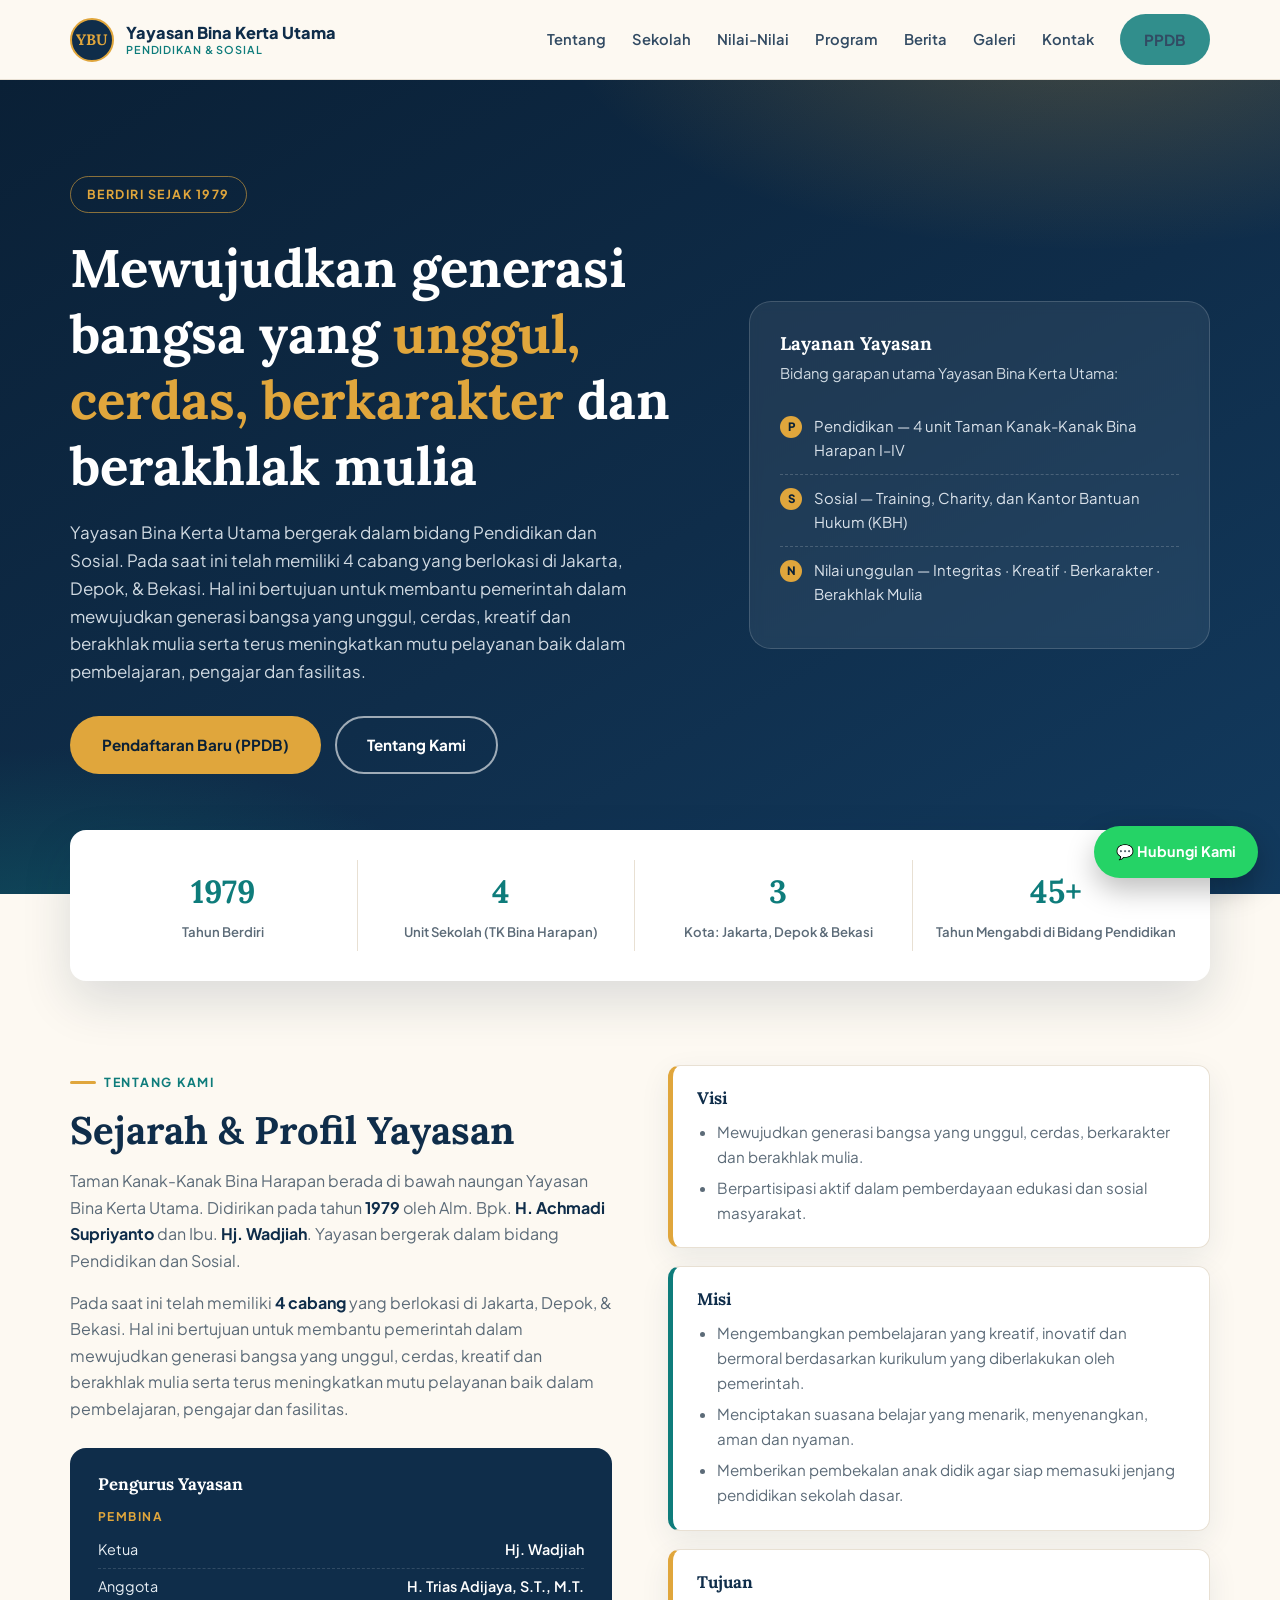
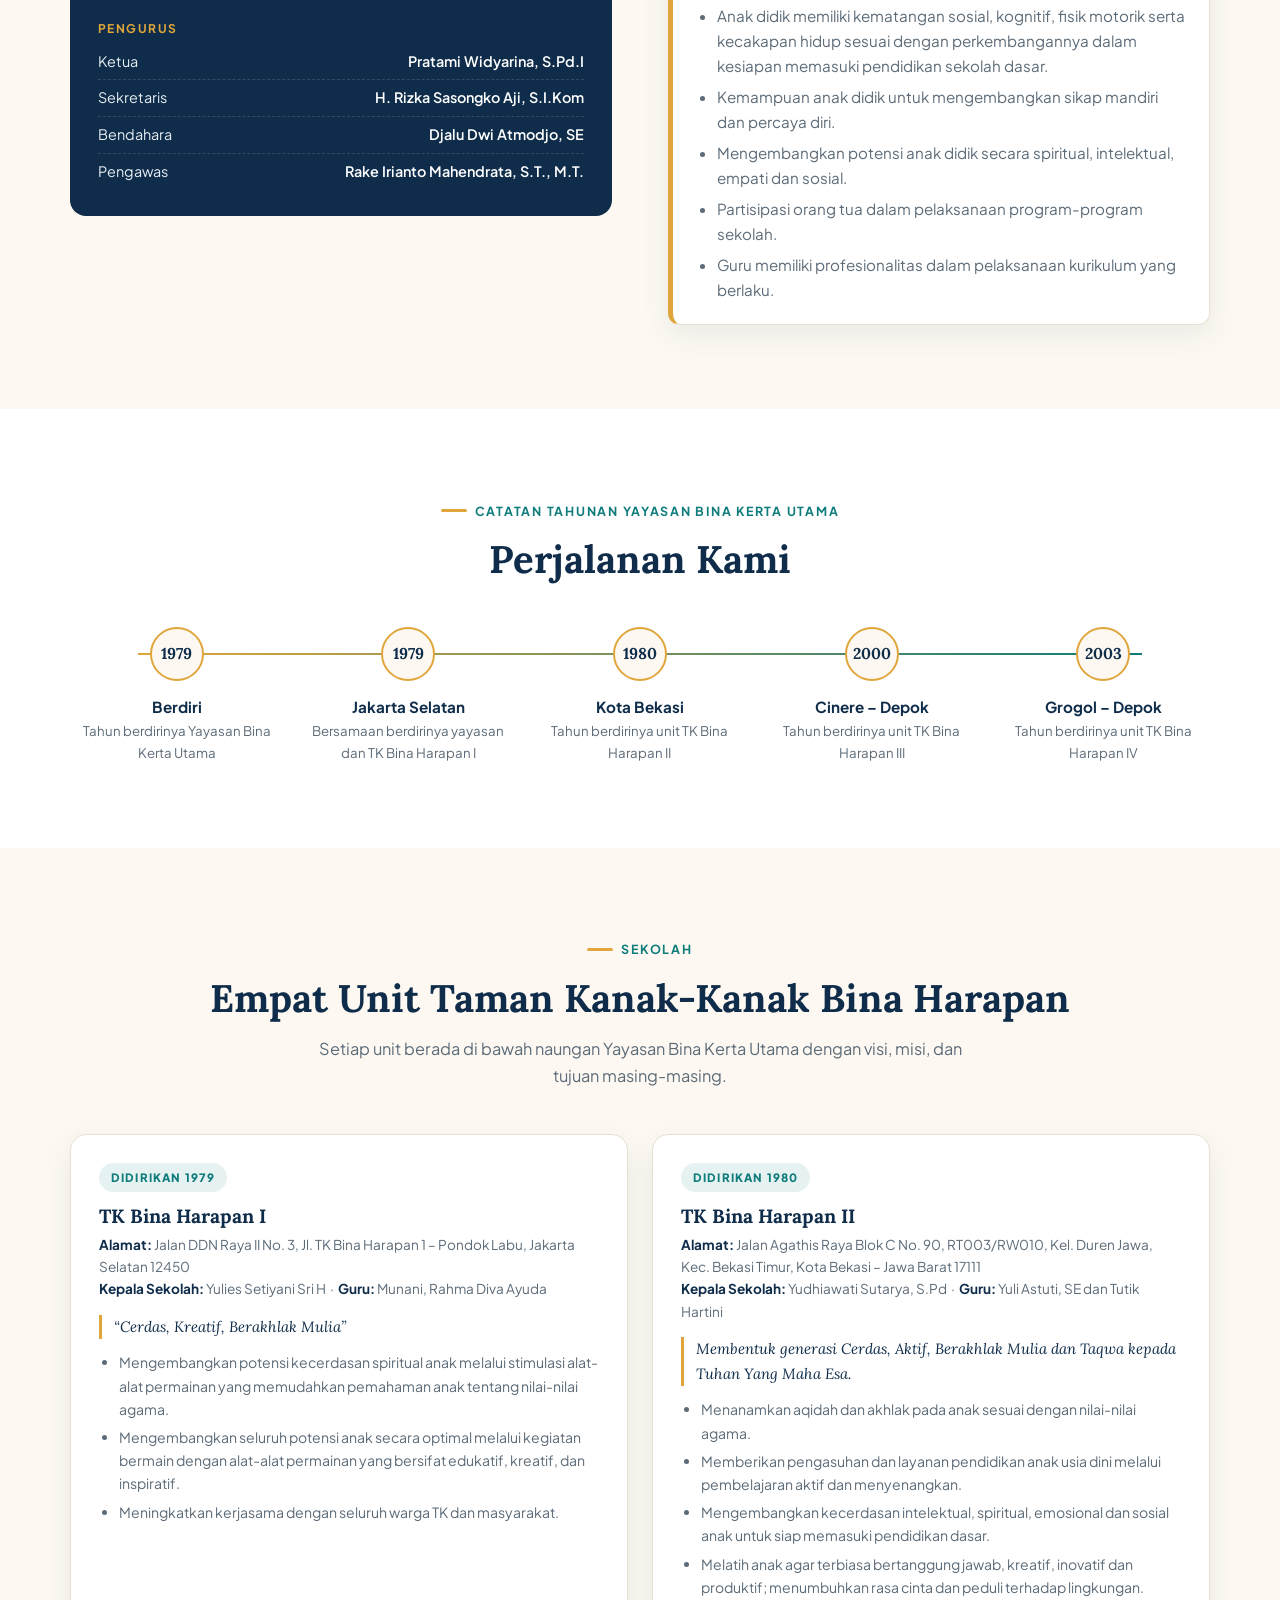
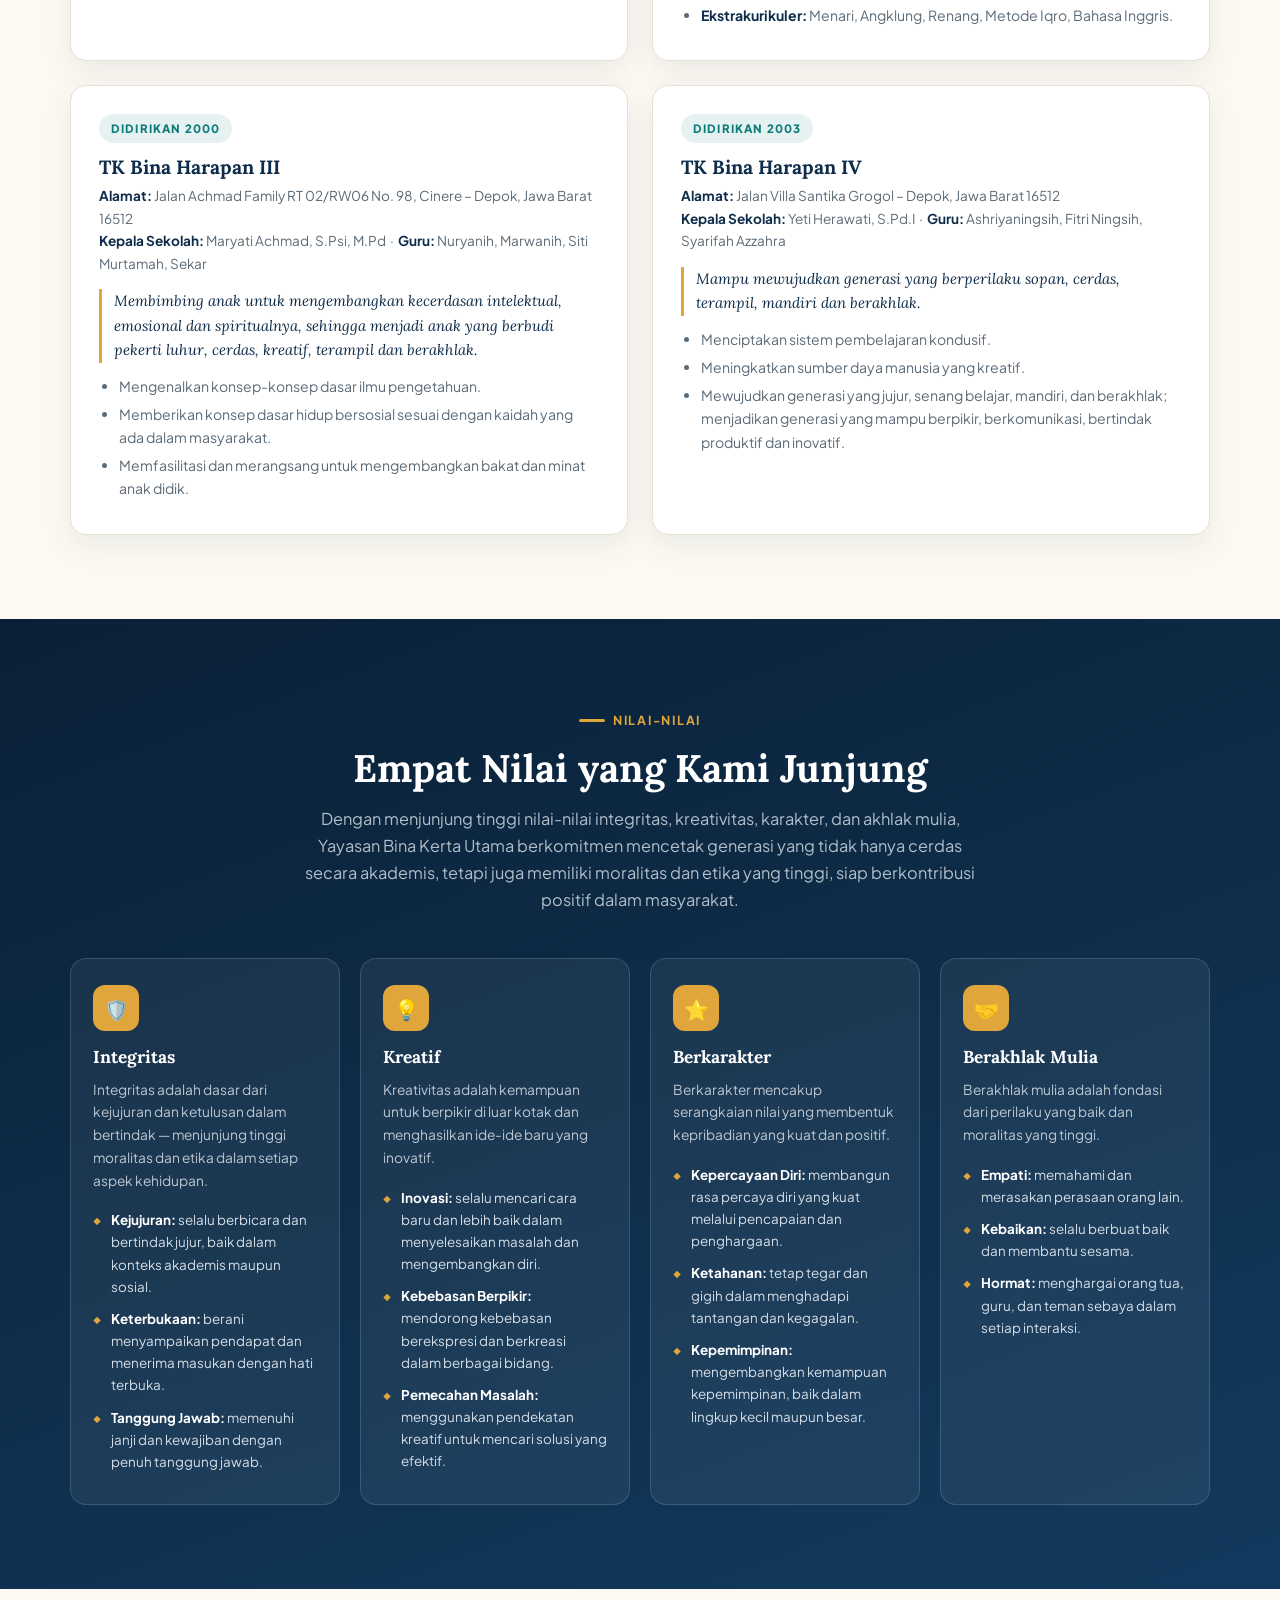
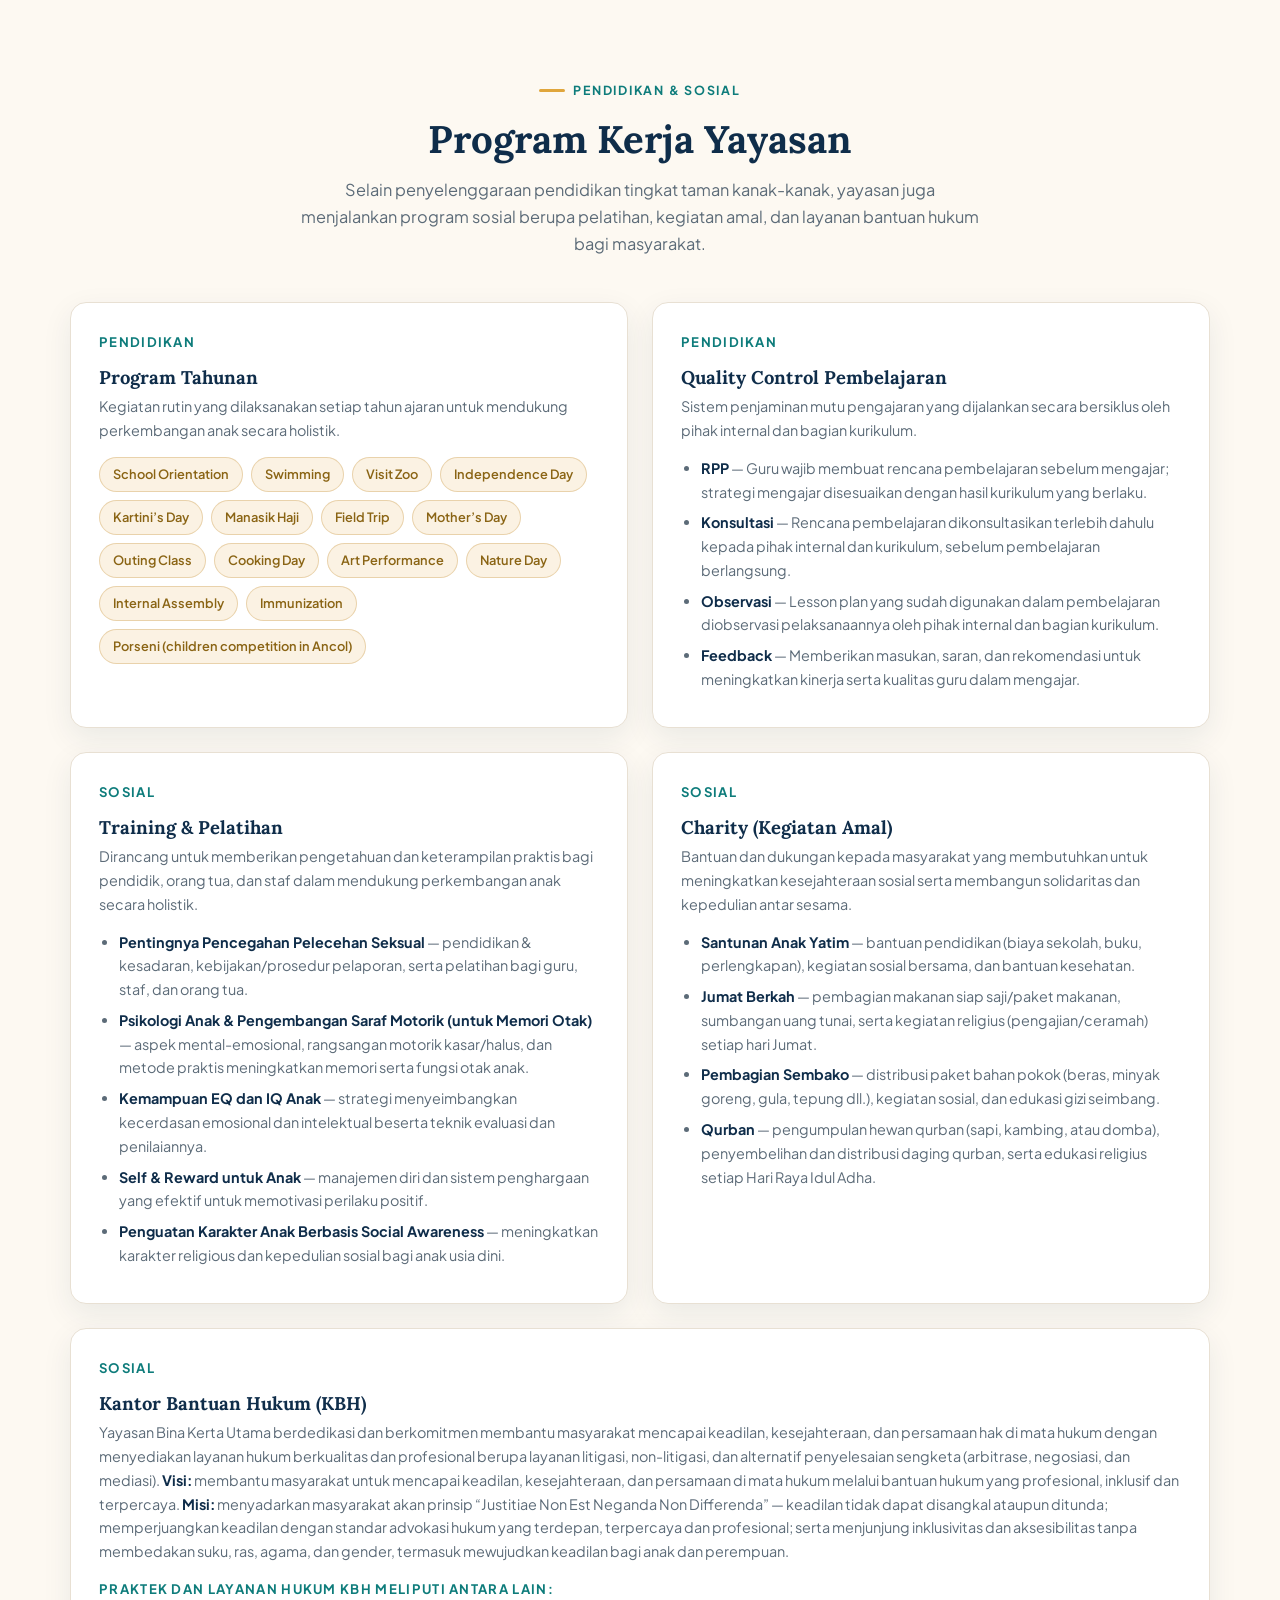
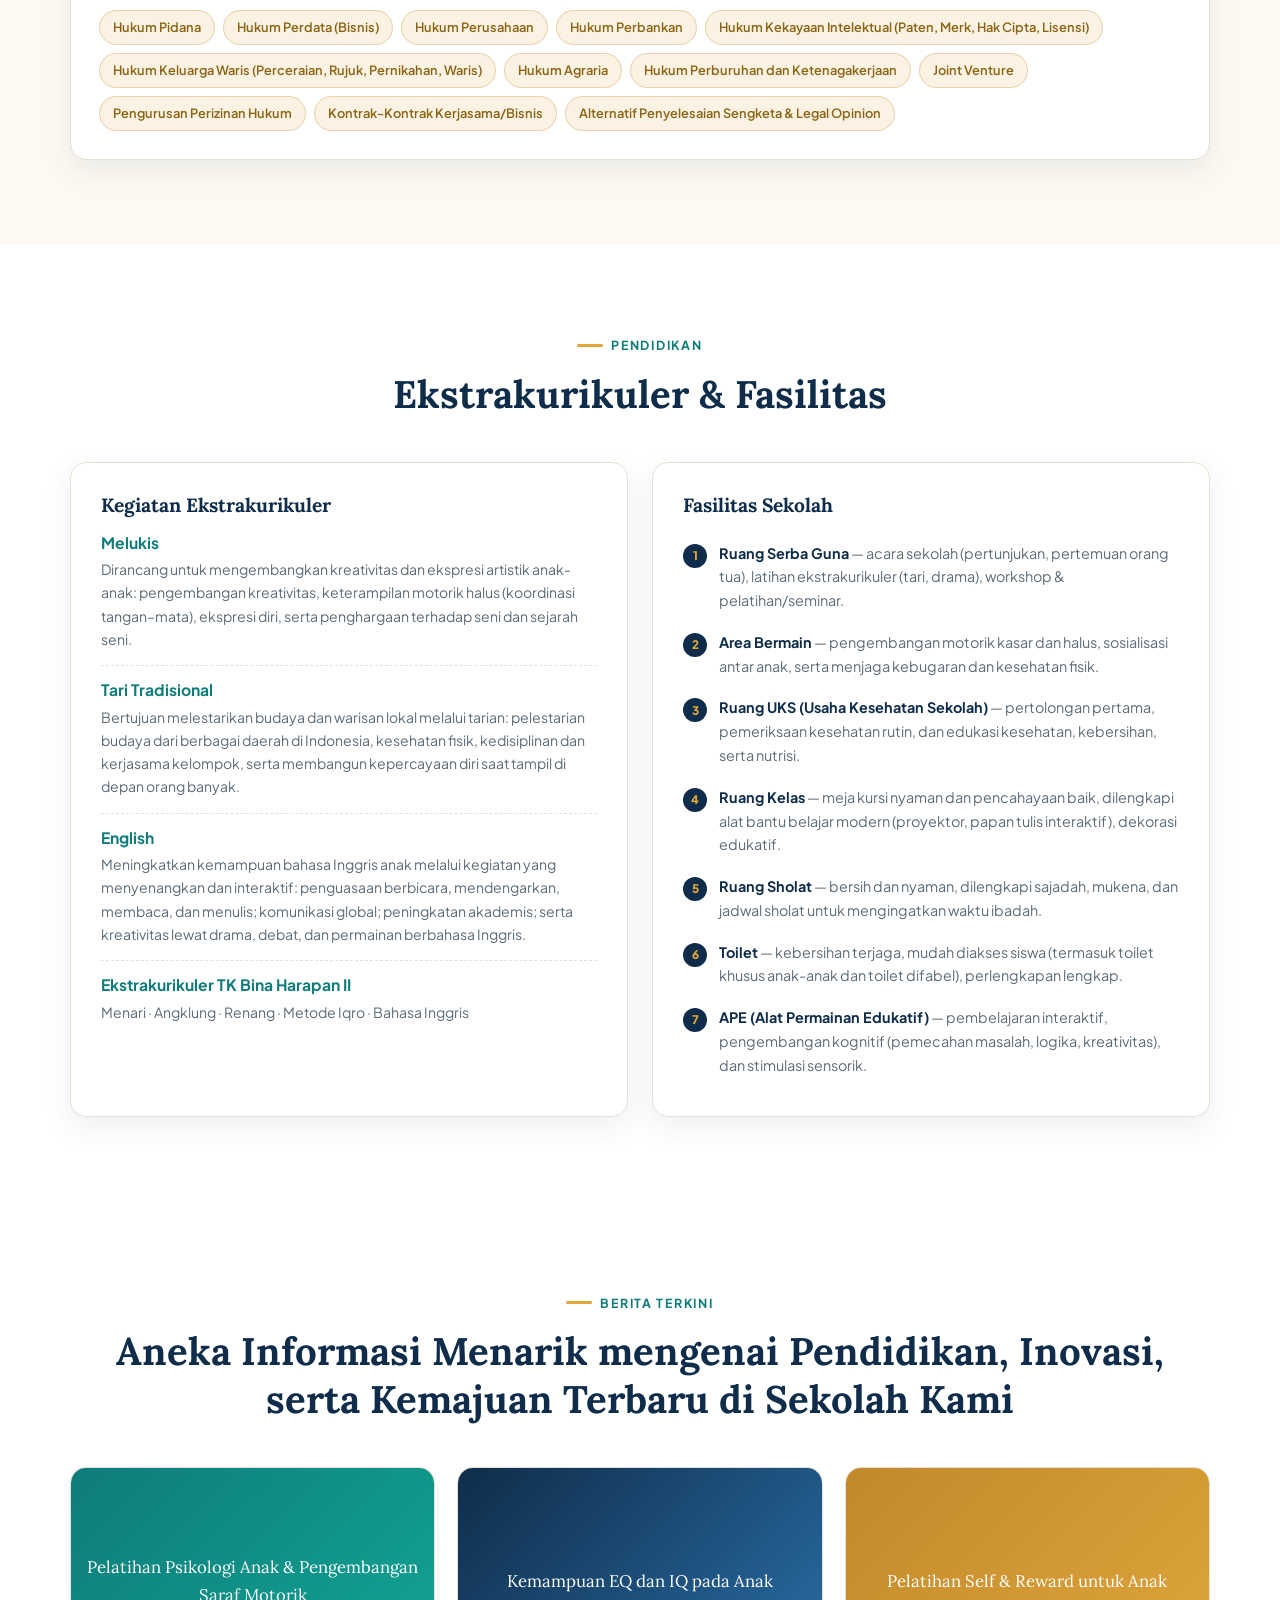
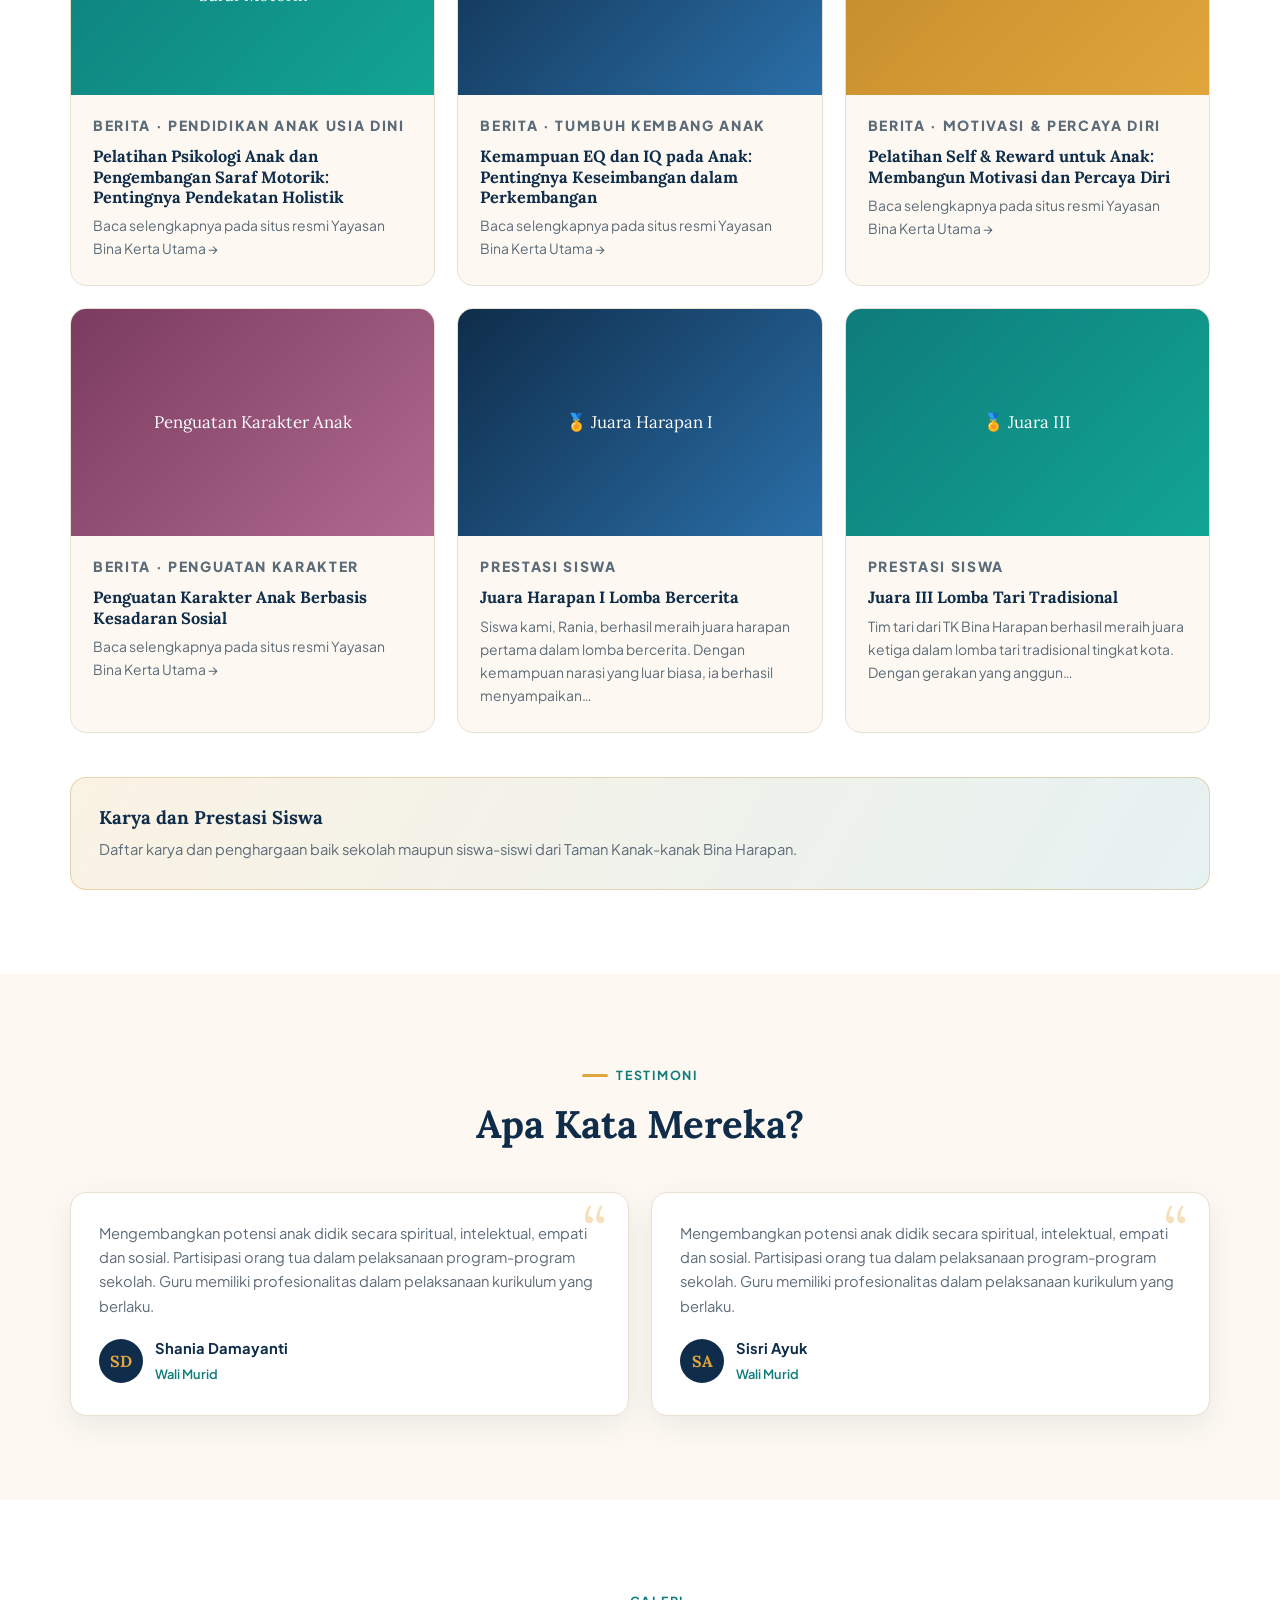
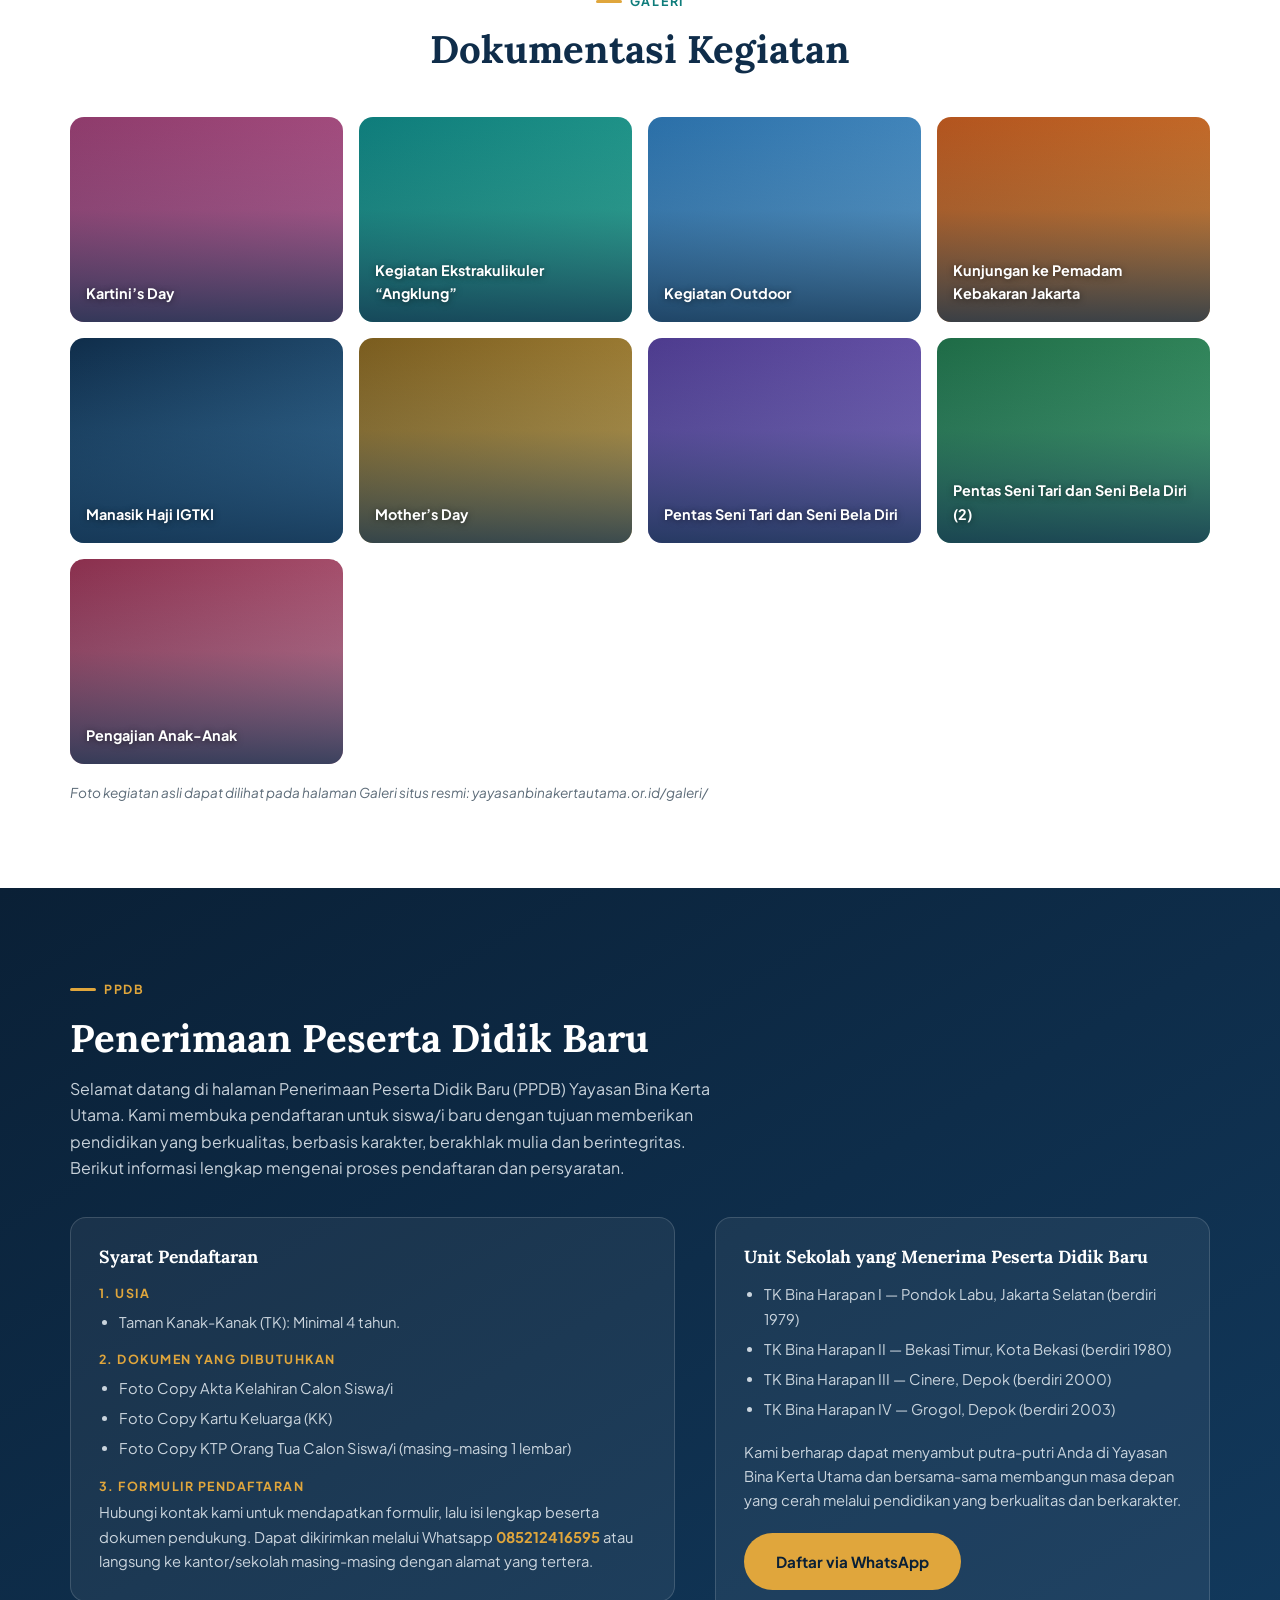
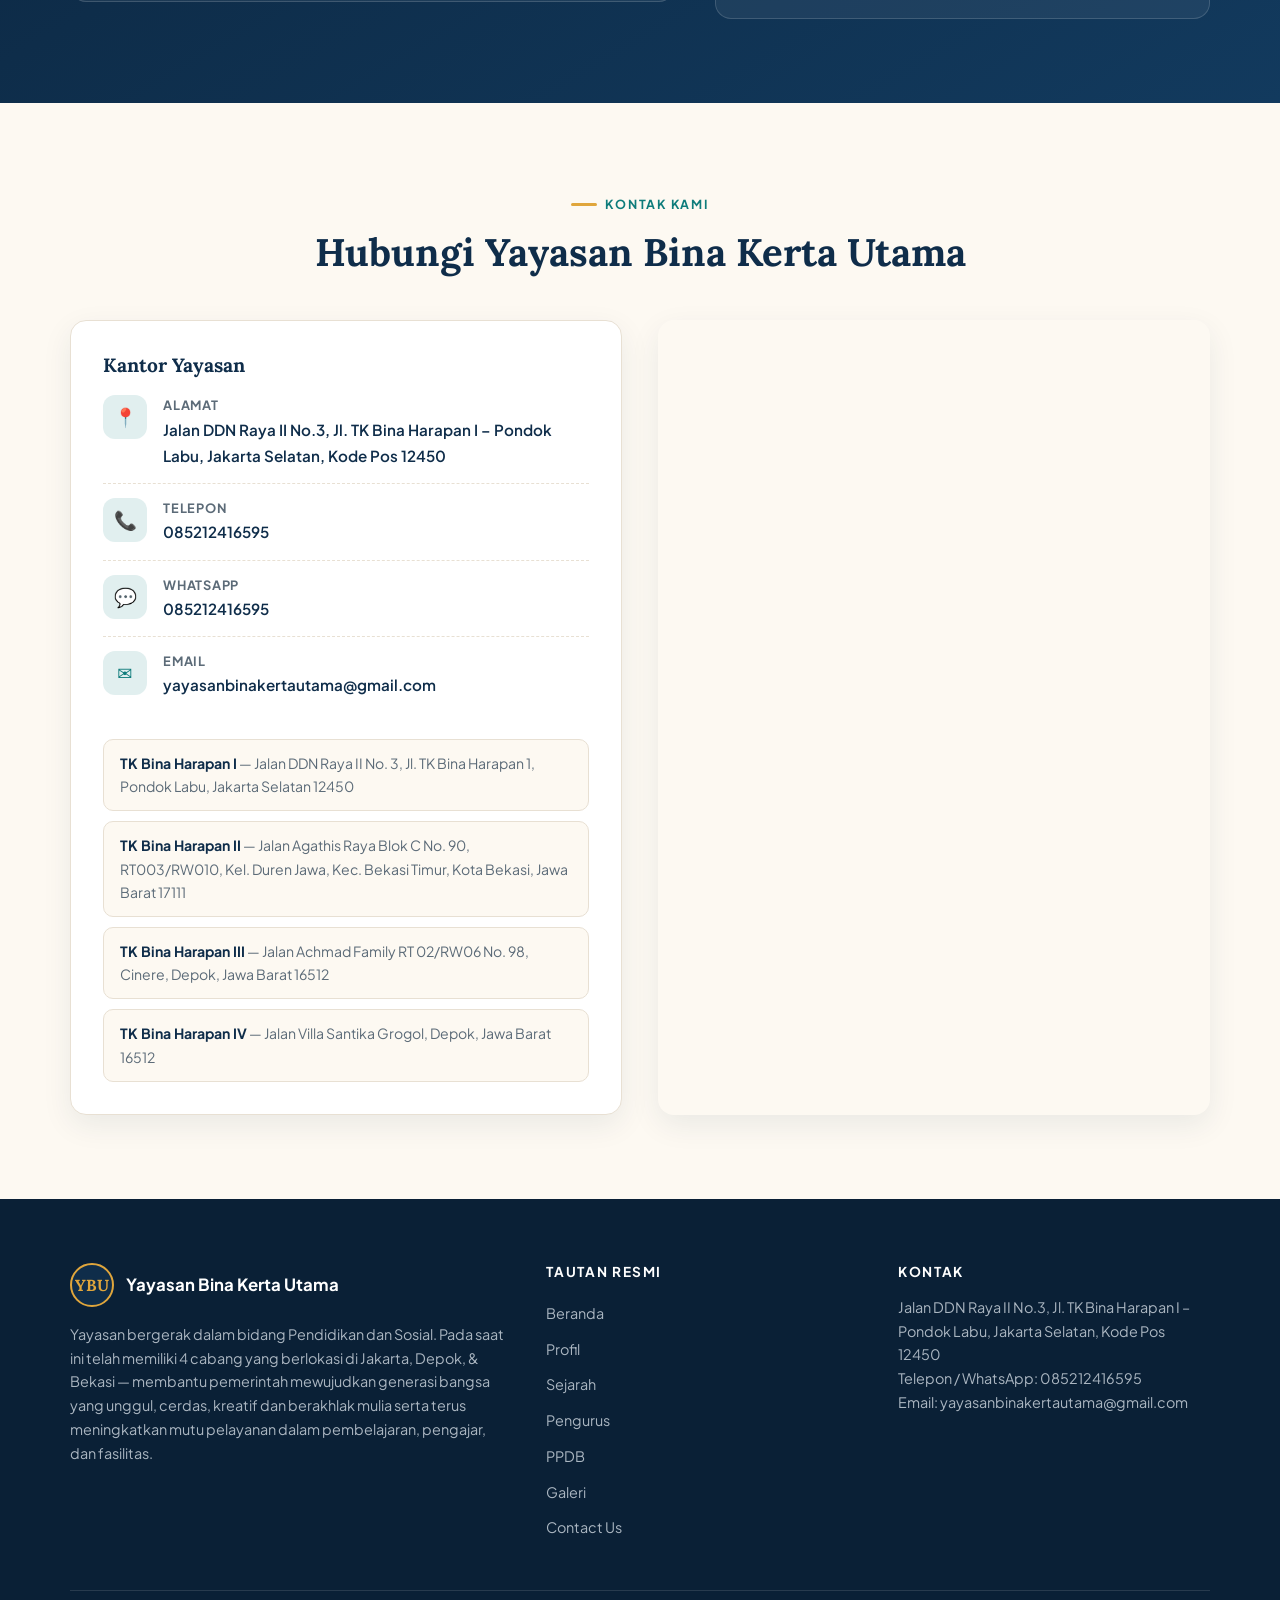
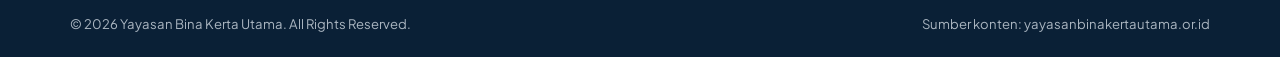
<file: index.html>
<!DOCTYPE html>
<html lang="id">
<head>
<meta charset="UTF-8">
<meta name="viewport" content="width=device-width, initial-scale=1.0">
<title>Yayasan Bina Kerta Utama — Pendidikan &amp; Sosial | TK Bina Harapan</title>
<meta name="description" content="Yayasan Bina Kerta Utama bergerak dalam bidang Pendidikan dan Sosial, berdiri tahun 1979, membina 4 unit Taman Kanak-Kanak Bina Harapan di Jakarta, Depok, dan Bekasi.">
<link rel="preconnect" href="https://fonts.googleapis.com">
<link rel="preconnect" href="https://fonts.gstatic.com" crossorigin>
<link href="https://fonts.googleapis.com/css2?family=Plus+Jakarta+Sans:wght@400;500;600;700;800&family=Lora:ital,wght@0,500;0,600;1,500&display=swap" rel="stylesheet">
<style>
  :root{
    --navy:#0f2d4a;
    --navy-dark:#0a2036;
    --teal:#0e7c7b;
    --gold:#e0a63c;
    --gold-dark:#c1892a;
    --cream:#fdf9f2;
    --paper:#ffffff;
    --ink:#22303c;
    --muted:#5c6b78;
    --line:#e8e0d3;
    --radius:16px;
    --shadow:0 10px 30px rgba(15,45,74,.08);
    --shadow-lg:0 20px 50px rgba(15,45,74,.14);
  }
  *{margin:0;padding:0;box-sizing:border-box}
  html{scroll-behavior:smooth}
  body{font-family:'Plus Jakarta Sans',system-ui,-apple-system,sans-serif;color:var(--ink);background:var(--cream);line-height:1.65;-webkit-font-smoothing:antialiased}
  img{max-width:100%;display:block}
  a{color:inherit;text-decoration:none}
  ul{list-style:none}
  h1,h2,h3,h4{font-family:'Lora',Georgia,serif;line-height:1.25;color:var(--navy)}
  .container{width:min(1140px,92%);margin-inline:auto}
  section{padding:84px 0}
  .eyebrow{display:inline-flex;align-items:center;gap:8px;font-size:.78rem;font-weight:700;letter-spacing:.14em;text-transform:uppercase;color:var(--teal);margin-bottom:14px}
  .eyebrow::before{content:"";width:26px;height:3px;border-radius:3px;background:var(--gold)}
  .section-title{font-size:clamp(1.7rem,3.4vw,2.4rem);margin-bottom:14px}
  .section-lead{max-width:680px;color:var(--muted);font-size:1.02rem}
  .center{text-align:center}
  .center .section-lead{margin-inline:auto}
  .btn{display:inline-block;padding:14px 30px;border-radius:999px;font-weight:700;font-size:.95rem;transition:.25s;border:2px solid transparent;cursor:pointer}
  .btn-gold{background:var(--gold);color:var(--navy-dark)}
  .btn-gold:hover{background:var(--gold-dark);transform:translateY(-2px)}
  .btn-outline{border-color:rgba(255,255,255,.6);color:#fff}
  .btn-outline:hover{background:rgba(255,255,255,.12)}
  .btn-teal{background:var(--teal);color:#fff}
  .btn-teal:hover{filter:brightness(1.1);transform:translateY(-2px)}

  /* ===== Header ===== */
  header{position:sticky;top:0;z-index:50;background:rgba(253,249,242,.92);backdrop-filter:blur(10px);border-bottom:1px solid var(--line)}
  .nav{display:flex;align-items:center;justify-content:space-between;gap:20px;padding:14px 0}
  .brand{display:flex;align-items:center;gap:12px;font-weight:800;color:var(--navy)}
  .brand .mark{width:44px;height:44px;flex:none;border-radius:50%;background:var(--navy);color:var(--gold);display:grid;place-items:center;font-family:'Lora',serif;font-size:.95rem;font-weight:700;border:2px solid var(--gold)}
  .brand small{display:block;font-weight:600;font-size:.68rem;color:var(--teal);letter-spacing:.08em;text-transform:uppercase}
  .brand span.txt{font-size:1.02rem;line-height:1.2}
  .menu{display:flex;align-items:center;gap:26px;font-size:.92rem;font-weight:600}
  .menu a{color:var(--navy);opacity:.85;transition:.2s}
  .menu a:hover{opacity:1;color:var(--teal)}
  .menu .btn{padding:11px 22px}
  .burger{display:none;background:none;border:0;cursor:pointer;width:42px;height:42px;border-radius:10px}
  .burger span{display:block;width:22px;height:2px;background:var(--navy);margin:5px auto;border-radius:2px}

  /* ===== Hero ===== */
  .hero{position:relative;color:#eaf1f7;background:
      radial-gradient(900px 420px at 85% -10%, rgba(224,166,60,.28), transparent 60%),
      radial-gradient(700px 380px at 5% 110%, rgba(14,124,123,.45), transparent 60%),
      linear-gradient(150deg,var(--navy-dark) 0%,var(--navy) 55%,#123a5e 100%);
      padding:96px 0 120px;overflow:hidden}
  .hero-grid{display:grid;grid-template-columns:1.15fr .85fr;gap:56px;align-items:center;position:relative;z-index:2}
  .hero h1{color:#fff;font-size:clamp(2.1rem,4.6vw,3.3rem);margin-bottom:20px}
  .hero h1 em{font-style:normal;color:var(--gold)}
  .hero p{color:rgba(234,241,247,.88);font-size:1.06rem;max-width:560px;margin-bottom:30px}
  .hero .badge{display:inline-block;border:1px solid rgba(224,166,60,.6);color:var(--gold);border-radius:999px;padding:7px 16px;font-size:.78rem;font-weight:700;letter-spacing:.12em;text-transform:uppercase;margin-bottom:22px}
  .hero-cta{display:flex;gap:14px;flex-wrap:wrap}
  .hero-card{background:rgba(255,255,255,.07);border:1px solid rgba(255,255,255,.16);border-radius:22px;padding:30px;backdrop-filter:blur(6px)}
  .hero-card h3{color:#fff;font-size:1.15rem;margin-bottom:6px}
  .hero-card p{font-size:.92rem;margin-bottom:18px}
  .hero-list li{display:flex;gap:12px;align-items:flex-start;padding:11px 0;border-top:1px dashed rgba(255,255,255,.18);font-size:.93rem;color:rgba(234,241,247,.92)}
  .hero-list li:first-child{border-top:0}
  .dot{flex:none;width:22px;height:22px;border-radius:50%;background:var(--gold);color:var(--navy-dark);font-size:.72rem;font-weight:800;display:grid;place-items:center;margin-top:2px}

  /* ===== Stats ===== */
  .stats{margin-top:-64px;position:relative;z-index:5}
  .stats-inner{display:grid;grid-template-columns:repeat(4,1fr);background:var(--paper);border-radius:var(--radius);box-shadow:var(--shadow-lg);padding:30px 20px;gap:10px}
  .stat{text-align:center;padding:6px 12px;border-right:1px solid var(--line)}
  .stat:last-child{border-right:0}
  .stat b{display:block;font-family:'Lora',serif;font-size:2rem;color:var(--teal)}
  .stat span{font-size:.82rem;color:var(--muted);font-weight:600}

  /* ===== About ===== */
  .about-grid{display:grid;grid-template-columns:1fr 1fr;gap:56px;align-items:start}
  .vmt{display:grid;gap:18px}
  .vmt-item{background:var(--paper);border:1px solid var(--line);border-left:5px solid var(--gold);border-radius:12px;padding:22px 24px;box-shadow:var(--shadow)}
  .vmt-item:nth-child(2){border-left-color:var(--teal)}
  .vmt-item h3{font-size:1.05rem;margin-bottom:10px}
  .vmt-item ul{list-style:disc;padding-left:20px;color:var(--muted);font-size:.95rem}
  .vmt-item li{margin-bottom:6px}
  .vmt-item li:last-child{margin-bottom:0}
  .about-text p{color:var(--muted);margin-bottom:16px}
  .about-text p strong{color:var(--navy)}
  .pengurus{margin-top:26px;background:var(--navy);color:#e8eff5;border-radius:var(--radius);padding:26px 28px}
  .pengurus h3{color:#fff;font-size:1.05rem;margin-bottom:14px}
  .pengurus h4{color:var(--gold);font-family:'Plus Jakarta Sans',sans-serif;font-size:.75rem;letter-spacing:.12em;text-transform:uppercase;margin:16px 0 8px}
  .pengurus h4:first-of-type{margin-top:0}
  .pengurus li{display:flex;justify-content:space-between;gap:16px;font-size:.9rem;padding:6px 0;border-bottom:1px dashed rgba(255,255,255,.14)}
  .pengurus li:last-child{border-bottom:0}
  .pengurus li b{font-weight:600;color:#fff;text-align:right}

  /* ===== Timeline ===== */
  .timeline-sec{background:var(--paper)}
  .timeline{display:grid;grid-template-columns:repeat(5,1fr);gap:18px;margin-top:44px;position:relative}
  .timeline::before{content:"";position:absolute;top:26px;left:6%;right:6%;height:2px;background:linear-gradient(90deg,var(--gold),var(--teal))}
  .tl{position:relative;text-align:center}
  .tl .year{width:54px;height:54px;margin:0 auto 16px;border-radius:50%;background:var(--cream);border:2px solid var(--gold);display:grid;place-items:center;font-family:'Lora',serif;font-weight:700;color:var(--navy);position:relative;z-index:2;font-size:.98rem}
  .tl h4{font-family:'Plus Jakarta Sans',sans-serif;font-size:.95rem;margin-bottom:4px}
  .tl p{font-size:.83rem;color:var(--muted)}

  /* ===== Schools ===== */
  .schools-grid{display:grid;grid-template-columns:repeat(2,1fr);gap:24px;margin-top:44px}
  .school{background:var(--paper);border:1px solid var(--line);border-radius:var(--radius);padding:28px;box-shadow:var(--shadow);transition:.25s}
  .school:hover{transform:translateY(-4px);box-shadow:var(--shadow-lg)}
  .school .tag{display:inline-block;background:rgba(14,124,123,.1);color:var(--teal);font-size:.72rem;font-weight:800;letter-spacing:.1em;text-transform:uppercase;border-radius:999px;padding:5px 12px;margin-bottom:12px}
  .school h3{font-size:1.2rem;margin-bottom:6px}
  .school .meta{font-size:.85rem;color:var(--muted);margin-bottom:14px}
  .school .meta b{color:var(--navy)}
  .school .visi{font-family:'Lora',serif;font-style:italic;color:var(--navy);border-left:3px solid var(--gold);padding-left:12px;font-size:.93rem;margin-bottom:12px}
  .school ul{list-style:disc;padding-left:20px;font-size:.88rem;color:var(--muted)}
  .school li{margin-bottom:5px}
  .school li b{color:var(--navy)}

  /* ===== Values ===== */
  .values-sec{background:linear-gradient(160deg,var(--navy-dark),#123a5e);color:#e9f0f6}
  .values-sec .section-title,.values-sec h3{color:#fff}
  .values-sec .section-lead{color:rgba(233,240,246,.75)}
  .values-sec .eyebrow{color:var(--gold)}
  .values{display:grid;grid-template-columns:repeat(4,1fr);gap:20px;margin-top:44px}
  .value{background:rgba(255,255,255,.06);border:1px solid rgba(255,255,255,.14);border-radius:var(--radius);padding:26px 22px}
  .value .ico{width:46px;height:46px;border-radius:12px;background:var(--gold);color:var(--navy-dark);display:grid;place-items:center;font-size:1.25rem;margin-bottom:16px}
  .value h3{font-size:1.08rem;margin-bottom:10px}
  .value>p{font-size:.86rem;color:rgba(233,240,246,.78);margin-bottom:12px}
  .value li{font-size:.84rem;padding:5px 0 5px 18px;position:relative;color:rgba(233,240,246,.9)}
  .value li::before{content:"◆";position:absolute;left:0;color:var(--gold);font-size:.6rem;top:10px}
  .value li b{color:#fff}

  /* ===== Programs ===== */
  .prog-grid{display:grid;grid-template-columns:repeat(2,1fr);gap:24px;margin-top:44px}
  .prog{background:var(--paper);border:1px solid var(--line);border-radius:var(--radius);padding:28px;box-shadow:var(--shadow)}
  .prog h3{font-size:1.15rem;margin-bottom:6px}
  .prog .sub{font-size:.82rem;font-weight:700;letter-spacing:.1em;text-transform:uppercase;color:var(--teal);margin-bottom:14px}
  .prog p.desc{font-size:.9rem;color:var(--muted);margin-bottom:14px}
  .prog p.desc b{color:var(--navy)}
  .chips{display:flex;flex-wrap:wrap;gap:8px}
  .chip{background:rgba(224,166,60,.14);border:1px solid rgba(193,137,42,.3);color:#8a6414;border-radius:999px;padding:6px 13px;font-size:.8rem;font-weight:600}
  .prog ul.plain{list-style:disc;padding-left:20px;font-size:.9rem;color:var(--muted)}
  .prog ul.plain li{margin-bottom:7px}
  .prog ul.plain b{color:var(--navy)}

  /* ===== Ekstrakurikuler / Fasilitas ===== */
  .two-col{display:grid;grid-template-columns:1fr 1fr;gap:24px;margin-top:44px}
  .panel{background:var(--paper);border:1px solid var(--line);border-radius:var(--radius);padding:30px;box-shadow:var(--shadow)}
  .panel h3{font-size:1.2rem;margin-bottom:16px}
  .panel article{padding:14px 0;border-top:1px dashed var(--line)}
  .panel article:first-of-type{border-top:0;padding-top:0}
  .panel h4{font-family:'Plus Jakarta Sans',sans-serif;font-size:.98rem;color:var(--teal);margin-bottom:6px}
  .panel p,.panel li{font-size:.88rem;color:var(--muted)}
  .num-list{counter-reset:n}
  .num-list li{counter-increment:n;list-style:none;display:flex;gap:12px;padding:9px 0;font-size:.9rem;color:var(--muted)}
  .num-list li::before{content:counter(n);flex:none;width:24px;height:24px;border-radius:50%;background:var(--navy);color:var(--gold);font-size:.74rem;font-weight:800;display:grid;place-items:center;margin-top:2px}
  .num-list b{color:var(--navy)}

  /* ===== News & Prestasi ===== */
  .news-sec{background:var(--paper)}
  .news-grid{display:grid;grid-template-columns:repeat(3,1fr);gap:22px;margin-top:44px}
  .card{border:1px solid var(--line);border-radius:var(--radius);overflow:hidden;background:var(--cream);display:flex;flex-direction:column;transition:.25s}
  .card:hover{transform:translateY(-4px);box-shadow:var(--shadow-lg)}
  .thumb{aspect-ratio:16/10;display:grid;place-items:center;color:#fff;font-family:'Lora',serif;font-size:1.05rem;text-align:center;padding:16px}
  .t1{background:linear-gradient(135deg,#0e7c7b,#12a594)}
  .t2{background:linear-gradient(135deg,#0f2d4a,#2a6fa8)}
  .t3{background:linear-gradient(135deg,#c1892a,#e0a63c)}
  .t4{background:linear-gradient(135deg,#7a3b5e,#b06a90)}
  .card-body{padding:20px 22px 24px}
  .kicker{font-size:.7rem;font-weight:800;letter-spacing:.12em;text-transform:uppercase;color:var(--teal);margin-bottom:8px}
  .card h3{font-size:1.02rem;margin-bottom:8px}
  .card p{font-size:.87rem;color:var(--muted)}
  .prestasi{margin-top:44px;background:linear-gradient(120deg,rgba(224,166,60,.14),rgba(14,124,123,.1));border:1px solid rgba(193,137,42,.3);border-radius:var(--radius);padding:28px}
  .prestasi h3{font-size:1.15rem;margin-bottom:8px}
  .prestasi p{color:var(--muted);font-size:.92rem}

  /* ===== Testimoni ===== */
  .testi-grid{display:grid;grid-template-columns:repeat(2,1fr);gap:22px;margin-top:44px}
  .testi{background:var(--paper);border:1px solid var(--line);border-radius:var(--radius);padding:28px;box-shadow:var(--shadow);position:relative}
  .testi::before{content:"“";position:absolute;top:6px;right:20px;font-family:'Lora',serif;font-size:4rem;color:rgba(224,166,60,.35);line-height:1}
  .testi p{font-size:.92rem;color:var(--muted);margin-bottom:18px}
  .who{display:flex;align-items:center;gap:12px}
  .ava{width:44px;height:44px;border-radius:50%;background:var(--navy);color:var(--gold);display:grid;place-items:center;font-weight:800;font-family:'Lora',serif}
  .who b{display:block;font-size:.92rem;color:var(--navy)}
  .who span{font-size:.8rem;color:var(--teal);font-weight:600}

  /* ===== Galeri ===== */
  .gallery-sec{background:var(--paper)}
  .gal{display:grid;grid-template-columns:repeat(4,1fr);gap:16px;margin-top:44px}
  .g-item{position:relative;aspect-ratio:4/3;border-radius:14px;display:flex;align-items:flex-end;padding:16px;color:#fff;font-weight:700;font-size:.9rem;min-height:120px;transition:.25s;overflow:hidden;background-size:cover;background-position:center}
  .g-item::after{content:"";position:absolute;inset:0;background:linear-gradient(to top,rgba(15,45,74,.78) 0%,rgba(15,45,74,.15) 55%,transparent 100%)}
  .g-item span{position:relative;z-index:1;text-shadow:0 1px 6px rgba(0,0,0,.5)}
  .g-item:hover{transform:scale(1.02)}
  .g1{background:linear-gradient(160deg,#8e3b6b,#c96ba0)}
  .g2{background:linear-gradient(160deg,#0e7c7b,#3fbfa2)}
  .g3{background:linear-gradient(160deg,#2a6fa8,#6fb1e0)}
  .g4{background:linear-gradient(160deg,#b3541e,#e0913c)}
  .g5{background:linear-gradient(160deg,#0f2d4a,#3f7ca8)}
  .g6{background:linear-gradient(160deg,#7a5c1e,#d8b45a)}
  .g7{background:linear-gradient(160deg,#4d3b8e,#8f7ad1)}
  .g8{background:linear-gradient(160deg,#1e6b46,#54b57f)}
  .g9{background:linear-gradient(160deg,#8a2f4d,#d98aa5)}
  .gal-note{margin-top:18px;font-size:.85rem;color:var(--muted);font-style:italic}

  /* ===== PPDB ===== */
  .ppdb-sec{background:linear-gradient(150deg,var(--navy-dark),#123a5e);color:#e9f0f6}
  .ppdb-sec .section-title{color:#fff}
  .ppdb-sec .eyebrow{color:var(--gold)}
  .ppdb-grid{display:grid;grid-template-columns:1.1fr .9fr;gap:40px;margin-top:36px;align-items:start}
  .ppdb-card{background:rgba(255,255,255,.06);border:1px solid rgba(255,255,255,.15);border-radius:var(--radius);padding:28px}
  .ppdb-card h3{color:#fff;font-size:1.1rem;margin-bottom:14px}
  .ppdb-card p,.ppdb-card li{font-size:.92rem;color:rgba(233,240,246,.85)}
  .ppdb-card ul{list-style:disc;padding-left:20px;margin-top:8px}
  .ppdb-card li{margin-bottom:6px}
  .ppdb-card h4{color:var(--gold);font-family:'Plus Jakarta Sans',sans-serif;font-size:.78rem;letter-spacing:.12em;text-transform:uppercase;margin:18px 0 6px}
  .ppdb-card h4:first-child{margin-top:0}
  .ppdb-sec .lead-p{color:rgba(233,240,246,.85);max-width:640px}

  /* ===== Kontak ===== */
  .contact-grid{display:grid;grid-template-columns:1fr 1fr;gap:36px;margin-top:44px;align-items:start}
  .contact-card{background:var(--paper);border:1px solid var(--line);border-radius:var(--radius);padding:32px;box-shadow:var(--shadow)}
  .contact-card h3{margin-bottom:18px;font-size:1.2rem}
  .c-row{display:flex;gap:16px;padding:14px 0;border-top:1px dashed var(--line)}
  .c-row:first-of-type{border-top:0;padding-top:0}
  .c-ico{flex:none;width:44px;height:44px;border-radius:12px;background:rgba(14,124,123,.12);color:var(--teal);display:grid;place-items:center;font-size:1.15rem}
  .c-row b{display:block;font-size:.8rem;letter-spacing:.06em;text-transform:uppercase;color:var(--muted)}
  .c-row span,.c-row a{font-size:.95rem;color:var(--navy);font-weight:600}
  .map-frame{width:100%;height:100%;min-height:380px;border:0;border-radius:var(--radius);box-shadow:var(--shadow)}
  .unit-list{margin-top:26px;display:grid;gap:10px}
  .unit-list div{background:var(--cream);border:1px solid var(--line);border-radius:10px;padding:12px 16px;font-size:.88rem;color:var(--muted)}
  .unit-list b{color:var(--navy)}

  /* ===== Footer ===== */
  footer{background:var(--navy-dark);color:rgba(233,240,246,.72);padding:64px 0 0}
  .foot-grid{display:grid;grid-template-columns:1.4fr 1fr 1fr;gap:40px;padding-bottom:44px}
  footer h4{color:#fff;font-family:'Plus Jakarta Sans',sans-serif;font-size:.85rem;letter-spacing:.12em;text-transform:uppercase;margin-bottom:16px}
  footer .f-brand{display:flex;align-items:center;gap:12px;margin-bottom:16px}
  footer .f-brand .mark{width:44px;height:44px;border-radius:50%;background:var(--navy);color:var(--gold);display:grid;place-items:center;font-family:'Lora',serif;font-weight:700;border:2px solid var(--gold)}
  footer .f-brand b{color:#fff;font-size:1.05rem}
  footer p{font-size:.9rem}
  footer nav a{display:block;padding:6px 0;font-size:.9rem;transition:.2s}
  footer nav a:hover{color:var(--gold)}
  .copy{border-top:1px solid rgba(255,255,255,.12);padding:22px 0;font-size:.82rem;display:flex;justify-content:space-between;gap:16px;flex-wrap:wrap}

  .wa-float{position:fixed;right:22px;bottom:22px;z-index:60;background:#25d366;color:#fff;border-radius:999px;padding:14px 22px;font-weight:700;font-size:.9rem;box-shadow:0 12px 28px rgba(0,0,0,.25);display:flex;align-items:center;gap:9px}
  .wa-float:hover{filter:brightness(1.06)}

  @media(max-width:960px){
    .hero-grid,.about-grid,.prog-grid,.two-col,.contact-grid,.ppdb-grid{grid-template-columns:1fr}
    .stats-inner{grid-template-columns:repeat(2,1fr);gap:18px 0}
    .stat:nth-child(2){border-right:0}
    .timeline{grid-template-columns:repeat(2,1fr)}
    .timeline::before{display:none}
    .values{grid-template-columns:1fr 1fr}
    .news-grid,.testi-grid{grid-template-columns:1fr 1fr}
    .schools-grid{grid-template-columns:1fr}
    .gal{grid-template-columns:repeat(2,1fr)}
    .foot-grid{grid-template-columns:1fr 1fr}
  }
  @media(max-width:640px){
    section{padding:64px 0}
    .menu{position:absolute;top:100%;left:0;right:0;background:var(--paper);flex-direction:column;align-items:stretch;padding:18px 6%;gap:4px;border-bottom:1px solid var(--line);display:none;box-shadow:var(--shadow-lg)}
    .menu.open{display:flex}
    .menu a{padding:12px 0}
    .menu .btn{text-align:center;margin-top:8px}
    .burger{display:block}
    .values,.news-grid,.testi-grid,.gal,.foot-grid{grid-template-columns:1fr}
    .stats{margin-top:-40px}
  }
</style>
</head>
<body>

<header>
  <div class="container nav">
    <a class="brand" href="#beranda">
      <span class="mark">YBU</span>
      <span class="txt">Yayasan Bina Kerta Utama<small>Pendidikan &amp; Sosial</small></span>
    </a>
    <button class="burger" aria-label="Buka menu"><span></span><span></span><span></span></button>
    <nav class="menu" id="menu">
      <a href="#tentang">Tentang</a>
      <a href="#sekolah">Sekolah</a>
      <a href="#nilai">Nilai-Nilai</a>
      <a href="#program">Program</a>
      <a href="#berita">Berita</a>
      <a href="#galeri">Galeri</a>
      <a href="#kontak">Kontak</a>
      <a href="#ppdb" class="btn btn-teal">PPDB</a>
    </nav>
  </div>
</header>

<!-- ================= HERO ================= -->
<section class="hero" id="beranda">
  <div class="container hero-grid">
    <div>
      <span class="badge">Berdiri sejak 1979</span>
      <h1>Mewujudkan generasi bangsa yang <em>unggul, cerdas, berkarakter</em> dan berakhlak mulia</h1>
      <p>Yayasan Bina Kerta Utama bergerak dalam bidang Pendidikan dan Sosial. Pada saat ini telah memiliki 4 cabang yang berlokasi di Jakarta, Depok, &amp; Bekasi. Hal ini bertujuan untuk membantu pemerintah dalam mewujudkan generasi bangsa yang unggul, cerdas, kreatif dan berakhlak mulia serta terus meningkatkan mutu pelayanan baik dalam pembelajaran, pengajar dan fasilitas.</p>
      <div class="hero-cta">
        <a href="#ppdb" class="btn btn-gold">Pendaftaran Baru (PPDB)</a>
        <a href="#tentang" class="btn btn-outline">Tentang Kami</a>
      </div>
    </div>
    <aside class="hero-card">
      <h3>Layanan Yayasan</h3>
      <p>Bidang garapan utama Yayasan Bina Kerta Utama:</p>
      <ul class="hero-list">
        <li><span class="dot">P</span> Pendidikan — 4 unit Taman Kanak-Kanak Bina Harapan I–IV</li>
        <li><span class="dot">S</span> Sosial — Training, Charity, dan Kantor Bantuan Hukum (KBH)</li>
        <li><span class="dot">N</span> Nilai unggulan — Integritas · Kreatif · Berkarakter · Berakhlak Mulia</li>
      </ul>
    </aside>
  </div>
</section>

<!-- ================= STATS ================= -->
<div class="stats">
  <div class="container">
    <div class="stats-inner">
      <div class="stat"><b>1979</b><span>Tahun Berdiri</span></div>
      <div class="stat"><b>4</b><span>Unit Sekolah (TK Bina Harapan)</span></div>
      <div class="stat"><b>3</b><span>Kota: Jakarta, Depok &amp; Bekasi</span></div>
      <div class="stat"><b>45+</b><span>Tahun Mengabdi di Bidang Pendidikan</span></div>
    </div>
  </div>
</div>

<!-- ================= TENTANG ================= -->
<section id="tentang">
  <div class="container">
    <div class="about-grid">
      <div class="about-text">
        <span class="eyebrow">Tentang Kami</span>
        <h2 class="section-title">Sejarah &amp; Profil Yayasan</h2>
        <p>Taman Kanak-Kanak Bina Harapan berada di bawah naungan Yayasan Bina Kerta Utama. Didirikan pada tahun <strong>1979</strong> oleh Alm. Bpk. <strong>H. Achmadi Supriyanto</strong> dan Ibu. <strong>Hj. Wadjiah</strong>. Yayasan bergerak dalam bidang Pendidikan dan Sosial.</p>
        <p>Pada saat ini telah memiliki <strong>4 cabang</strong> yang berlokasi di Jakarta, Depok, &amp; Bekasi. Hal ini bertujuan untuk membantu pemerintah dalam mewujudkan generasi bangsa yang unggul, cerdas, kreatif dan berakhlak mulia serta terus meningkatkan mutu pelayanan baik dalam pembelajaran, pengajar dan fasilitas.</p>
        <div class="pengurus">
          <h3>Pengurus Yayasan</h3>
          <h4>Pembina</h4>
          <ul>
            <li>Ketua <b>Hj. Wadjiah</b></li>
            <li>Anggota <b>H. Trias Adijaya, S.T., M.T.</b></li>
          </ul>
          <h4>Pengurus</h4>
          <ul>
            <li>Ketua <b>Pratami Widyarina, S.Pd.I</b></li>
            <li>Sekretaris <b>H. Rizka Sasongko Aji, S.I.Kom</b></li>
            <li>Bendahara <b>Djalu Dwi Atmodjo, SE</b></li>
            <li>Pengawas <b>Rake Irianto Mahendrata, S.T., M.T.</b></li>
          </ul>
        </div>
      </div>
      <div class="vmt">
        <div class="vmt-item">
          <h3>Visi</h3>
          <ul>
            <li>Mewujudkan generasi bangsa yang unggul, cerdas, berkarakter dan berakhlak mulia.</li>
            <li>Berpartisipasi aktif dalam pemberdayaan edukasi dan sosial masyarakat.</li>
          </ul>
        </div>
        <div class="vmt-item">
          <h3>Misi</h3>
          <ul>
            <li>Mengembangkan pembelajaran yang kreatif, inovatif dan bermoral berdasarkan kurikulum yang diberlakukan oleh pemerintah.</li>
            <li>Menciptakan suasana belajar yang menarik, menyenangkan, aman dan nyaman.</li>
            <li>Memberikan pembekalan anak didik agar siap memasuki jenjang pendidikan sekolah dasar.</li>
          </ul>
        </div>
        <div class="vmt-item">
          <h3>Tujuan</h3>
          <ul>
            <li>Anak didik memiliki kematangan sosial, kognitif, fisik motorik serta kecakapan hidup sesuai dengan perkembangannya dalam kesiapan memasuki pendidikan sekolah dasar.</li>
            <li>Kemampuan anak didik untuk mengembangkan sikap mandiri dan percaya diri.</li>
            <li>Mengembangkan potensi anak didik secara spiritual, intelektual, empati dan sosial.</li>
            <li>Partisipasi orang tua dalam pelaksanaan program-program sekolah.</li>
            <li>Guru memiliki profesionalitas dalam pelaksanaan kurikulum yang berlaku.</li>
          </ul>
        </div>
      </div>
    </div>
  </div>
</section>

<!-- ================= TIMELINE ================= -->
<section class="timeline-sec">
  <div class="container center">
    <span class="eyebrow">Catatan Tahunan Yayasan Bina Kerta Utama</span>
    <h2 class="section-title">Perjalanan Kami</h2>
    <div class="timeline">
      <div class="tl"><div class="year">1979</div><h4>Berdiri</h4><p>Tahun berdirinya Yayasan Bina Kerta Utama</p></div>
      <div class="tl"><div class="year">1979</div><h4>Jakarta Selatan</h4><p>Bersamaan berdirinya yayasan dan TK Bina Harapan I</p></div>
      <div class="tl"><div class="year">1980</div><h4>Kota Bekasi</h4><p>Tahun berdirinya unit TK Bina Harapan II</p></div>
      <div class="tl"><div class="year">2000</div><h4>Cinere – Depok</h4><p>Tahun berdirinya unit TK Bina Harapan III</p></div>
      <div class="tl"><div class="year">2003</div><h4>Grogol – Depok</h4><p>Tahun berdirinya unit TK Bina Harapan IV</p></div>
    </div>
  </div>
</section>

<!-- ================= SEKOLAH ================= -->
<section id="sekolah">
  <div class="container">
    <div class="center">
      <span class="eyebrow">Sekolah</span>
      <h2 class="section-title">Empat Unit Taman Kanak-Kanak Bina Harapan</h2>
      <p class="section-lead">Setiap unit berada di bawah naungan Yayasan Bina Kerta Utama dengan visi, misi, dan tujuan masing-masing.</p>
    </div>
    <div class="schools-grid">
      <article class="school">
        <span class="tag">Didirikan 1979</span>
        <h3>TK Bina Harapan I</h3>
        <p class="meta"><b>Alamat:</b> Jalan DDN Raya II No. 3, Jl. TK Bina Harapan 1 – Pondok Labu, Jakarta Selatan 12450<br><b>Kepala Sekolah:</b> Yulies Setiyani Sri H &nbsp;·&nbsp; <b>Guru:</b> Munani, Rahma Diva Ayuda</p>
        <p class="visi">“Cerdas, Kreatif, Berakhlak Mulia”</p>
        <ul>
          <li>Mengembangkan potensi kecerdasan spiritual anak melalui stimulasi alat-alat permainan yang memudahkan pemahaman anak tentang nilai-nilai agama.</li>
          <li>Mengembangkan seluruh potensi anak secara optimal melalui kegiatan bermain dengan alat-alat permainan yang bersifat edukatif, kreatif, dan inspiratif.</li>
          <li>Meningkatkan kerjasama dengan seluruh warga TK dan masyarakat.</li>
        </ul>
      </article>
      <article class="school">
        <span class="tag">Didirikan 1980</span>
        <h3>TK Bina Harapan II</h3>
        <p class="meta"><b>Alamat:</b> Jalan Agathis Raya Blok C No. 90, RT003/RW010, Kel. Duren Jawa, Kec. Bekasi Timur, Kota Bekasi – Jawa Barat 17111<br><b>Kepala Sekolah:</b> Yudhiawati Sutarya, S.Pd &nbsp;·&nbsp; <b>Guru:</b> Yuli Astuti, SE dan Tutik Hartini</p>
        <p class="visi">Membentuk generasi Cerdas, Aktif, Berakhlak Mulia dan Taqwa kepada Tuhan Yang Maha Esa.</p>
        <ul>
          <li>Menanamkan aqidah dan akhlak pada anak sesuai dengan nilai-nilai agama.</li>
          <li>Memberikan pengasuhan dan layanan pendidikan anak usia dini melalui pembelajaran aktif dan menyenangkan.</li>
          <li>Mengembangkan kecerdasan intelektual, spiritual, emosional dan sosial anak untuk siap memasuki pendidikan dasar.</li>
          <li>Melatih anak agar terbiasa bertanggung jawab, kreatif, inovatif dan produktif; menumbuhkan rasa cinta dan peduli terhadap lingkungan.</li>
          <li><b>Ekstrakurikuler:</b> Menari, Angklung, Renang, Metode Iqro, Bahasa Inggris.</li>
        </ul>
      </article>
      <article class="school">
        <span class="tag">Didirikan 2000</span>
        <h3>TK Bina Harapan III</h3>
        <p class="meta"><b>Alamat:</b> Jalan Achmad Family RT 02/RW06 No. 98, Cinere – Depok, Jawa Barat 16512<br><b>Kepala Sekolah:</b> Maryati Achmad, S.Psi, M.Pd &nbsp;·&nbsp; <b>Guru:</b> Nuryanih, Marwanih, Siti Murtamah, Sekar</p>
        <p class="visi">Membimbing anak untuk mengembangkan kecerdasan intelektual, emosional dan spiritualnya, sehingga menjadi anak yang berbudi pekerti luhur, cerdas, kreatif, terampil dan berakhlak.</p>
        <ul>
          <li>Mengenalkan konsep-konsep dasar ilmu pengetahuan.</li>
          <li>Memberikan konsep dasar hidup bersosial sesuai dengan kaidah yang ada dalam masyarakat.</li>
          <li>Memfasilitasi dan merangsang untuk mengembangkan bakat dan minat anak didik.</li>
        </ul>
      </article>
      <article class="school">
        <span class="tag">Didirikan 2003</span>
        <h3>TK Bina Harapan IV</h3>
        <p class="meta"><b>Alamat:</b> Jalan Villa Santika Grogol – Depok, Jawa Barat 16512<br><b>Kepala Sekolah:</b> Yeti Herawati, S.Pd.I &nbsp;·&nbsp; <b>Guru:</b> Ashriyaningsih, Fitri Ningsih, Syarifah Azzahra</p>
        <p class="visi">Mampu mewujudkan generasi yang berperilaku sopan, cerdas, terampil, mandiri dan berakhlak.</p>
        <ul>
          <li>Menciptakan sistem pembelajaran kondusif.</li>
          <li>Meningkatkan sumber daya manusia yang kreatif.</li>
          <li>Mewujudkan generasi yang jujur, senang belajar, mandiri, dan berakhlak; menjadikan generasi yang mampu berpikir, berkomunikasi, bertindak produktif dan inovatif.</li>
        </ul>
      </article>
    </div>
  </div>
</section>

<!-- ================= NILAI-NILAI ================= -->
<section class="values-sec" id="nilai">
  <div class="container">
    <div class="center">
      <span class="eyebrow">Nilai-Nilai</span>
      <h2 class="section-title">Empat Nilai yang Kami Junjung</h2>
      <p class="section-lead">Dengan menjunjung tinggi nilai-nilai integritas, kreativitas, karakter, dan akhlak mulia, Yayasan Bina Kerta Utama berkomitmen mencetak generasi yang tidak hanya cerdas secara akademis, tetapi juga memiliki moralitas dan etika yang tinggi, siap berkontribusi positif dalam masyarakat.</p>
    </div>
    <div class="values">
      <div class="value">
        <div class="ico">🛡️</div>
        <h3>Integritas</h3>
        <p>Integritas adalah dasar dari kejujuran dan ketulusan dalam bertindak — menjunjung tinggi moralitas dan etika dalam setiap aspek kehidupan.</p>
        <ul>
          <li><b>Kejujuran:</b> selalu berbicara dan bertindak jujur, baik dalam konteks akademis maupun sosial.</li>
          <li><b>Keterbukaan:</b> berani menyampaikan pendapat dan menerima masukan dengan hati terbuka.</li>
          <li><b>Tanggung Jawab:</b> memenuhi janji dan kewajiban dengan penuh tanggung jawab.</li>
        </ul>
      </div>
      <div class="value">
        <div class="ico">💡</div>
        <h3>Kreatif</h3>
        <p>Kreativitas adalah kemampuan untuk berpikir di luar kotak dan menghasilkan ide-ide baru yang inovatif.</p>
        <ul>
          <li><b>Inovasi:</b> selalu mencari cara baru dan lebih baik dalam menyelesaikan masalah dan mengembangkan diri.</li>
          <li><b>Kebebasan Berpikir:</b> mendorong kebebasan berekspresi dan berkreasi dalam berbagai bidang.</li>
          <li><b>Pemecahan Masalah:</b> menggunakan pendekatan kreatif untuk mencari solusi yang efektif.</li>
        </ul>
      </div>
      <div class="value">
        <div class="ico">⭐</div>
        <h3>Berkarakter</h3>
        <p>Berkarakter mencakup serangkaian nilai yang membentuk kepribadian yang kuat dan positif.</p>
        <ul>
          <li><b>Kepercayaan Diri:</b> membangun rasa percaya diri yang kuat melalui pencapaian dan penghargaan.</li>
          <li><b>Ketahanan:</b> tetap tegar dan gigih dalam menghadapi tantangan dan kegagalan.</li>
          <li><b>Kepemimpinan:</b> mengembangkan kemampuan kepemimpinan, baik dalam lingkup kecil maupun besar.</li>
        </ul>
      </div>
      <div class="value">
        <div class="ico">🤝</div>
        <h3>Berakhlak Mulia</h3>
        <p>Berakhlak mulia adalah fondasi dari perilaku yang baik dan moralitas yang tinggi.</p>
        <ul>
          <li><b>Empati:</b> memahami dan merasakan perasaan orang lain.</li>
          <li><b>Kebaikan:</b> selalu berbuat baik dan membantu sesama.</li>
          <li><b>Hormat:</b> menghargai orang tua, guru, dan teman sebaya dalam setiap interaksi.</li>
        </ul>
      </div>
    </div>
  </div>
</section>

<!-- ================= PROGRAM PENDIDIKAN & SOSIAL ================= -->
<section id="program">
  <div class="container">
    <div class="center">
      <span class="eyebrow">Pendidikan &amp; Sosial</span>
      <h2 class="section-title">Program Kerja Yayasan</h2>
      <p class="section-lead">Selain penyelenggaraan pendidikan tingkat taman kanak-kanak, yayasan juga menjalankan program sosial berupa pelatihan, kegiatan amal, dan layanan bantuan hukum bagi masyarakat.</p>
    </div>
    <div class="prog-grid">
      <article class="prog">
        <p class="sub">Pendidikan</p>
        <h3>Program Tahunan</h3>
        <p class="desc">Kegiatan rutin yang dilaksanakan setiap tahun ajaran untuk mendukung perkembangan anak secara holistik.</p>
        <div class="chips">
          <span class="chip">School Orientation</span><span class="chip">Swimming</span><span class="chip">Visit Zoo</span>
          <span class="chip">Independence Day</span><span class="chip">Kartini’s Day</span><span class="chip">Manasik Haji</span>
          <span class="chip">Field Trip</span><span class="chip">Mother’s Day</span><span class="chip">Outing Class</span>
          <span class="chip">Cooking Day</span><span class="chip">Art Performance</span><span class="chip">Nature Day</span>
          <span class="chip">Internal Assembly</span><span class="chip">Immunization</span><span class="chip">Porseni (children competition in Ancol)</span>
        </div>
      </article>
      <article class="prog">
        <p class="sub">Pendidikan</p>
        <h3>Quality Control Pembelajaran</h3>
        <p class="desc">Sistem penjaminan mutu pengajaran yang dijalankan secara bersiklus oleh pihak internal dan bagian kurikulum.</p>
        <ul class="plain">
          <li><b>RPP</b> — Guru wajib membuat rencana pembelajaran sebelum mengajar; strategi mengajar disesuaikan dengan hasil kurikulum yang berlaku.</li>
          <li><b>Konsultasi</b> — Rencana pembelajaran dikonsultasikan terlebih dahulu kepada pihak internal dan kurikulum, sebelum pembelajaran berlangsung.</li>
          <li><b>Observasi</b> — Lesson plan yang sudah digunakan dalam pembelajaran diobservasi pelaksanaannya oleh pihak internal dan bagian kurikulum.</li>
          <li><b>Feedback</b> — Memberikan masukan, saran, dan rekomendasi untuk meningkatkan kinerja serta kualitas guru dalam mengajar.</li>
        </ul>
      </article>
      <article class="prog">
        <p class="sub">Sosial</p>
        <h3>Training &amp; Pelatihan</h3>
        <p class="desc">Dirancang untuk memberikan pengetahuan dan keterampilan praktis bagi pendidik, orang tua, dan staf dalam mendukung perkembangan anak secara holistik.</p>
        <ul class="plain">
          <li><b>Pentingnya Pencegahan Pelecehan Seksual</b> — pendidikan &amp; kesadaran, kebijakan/prosedur pelaporan, serta pelatihan bagi guru, staf, dan orang tua.</li>
          <li><b>Psikologi Anak &amp; Pengembangan Saraf Motorik (untuk Memori Otak)</b> — aspek mental-emosional, rangsangan motorik kasar/halus, dan metode praktis meningkatkan memori serta fungsi otak anak.</li>
          <li><b>Kemampuan EQ dan IQ Anak</b> — strategi menyeimbangkan kecerdasan emosional dan intelektual beserta teknik evaluasi dan penilaiannya.</li>
          <li><b>Self &amp; Reward untuk Anak</b> — manajemen diri dan sistem penghargaan yang efektif untuk memotivasi perilaku positif.</li>
          <li><b>Penguatan Karakter Anak Berbasis Social Awareness</b> — meningkatkan karakter religious dan kepedulian sosial bagi anak usia dini.</li>
        </ul>
      </article>
      <article class="prog">
        <p class="sub">Sosial</p>
        <h3>Charity (Kegiatan Amal)</h3>
        <p class="desc">Bantuan dan dukungan kepada masyarakat yang membutuhkan untuk meningkatkan kesejahteraan sosial serta membangun solidaritas dan kepedulian antar sesama.</p>
        <ul class="plain">
          <li><b>Santunan Anak Yatim</b> — bantuan pendidikan (biaya sekolah, buku, perlengkapan), kegiatan sosial bersama, dan bantuan kesehatan.</li>
          <li><b>Jumat Berkah</b> — pembagian makanan siap saji/paket makanan, sumbangan uang tunai, serta kegiatan religius (pengajian/ceramah) setiap hari Jumat.</li>
          <li><b>Pembagian Sembako</b> — distribusi paket bahan pokok (beras, minyak goreng, gula, tepung dll.), kegiatan sosial, dan edukasi gizi seimbang.</li>
          <li><b>Qurban</b> — pengumpulan hewan qurban (sapi, kambing, atau domba), penyembelihan dan distribusi daging qurban, serta edukasi religius setiap Hari Raya Idul Adha.</li>
        </ul>
      </article>
      <article class="prog" style="grid-column:1/-1">
        <p class="sub">Sosial</p>
        <h3>Kantor Bantuan Hukum (KBH)</h3>
        <p class="desc">Yayasan Bina Kerta Utama berdedikasi dan berkomitmen membantu masyarakat mencapai keadilan, kesejahteraan, dan persamaan hak di mata hukum dengan menyediakan layanan hukum berkualitas dan profesional berupa layanan litigasi, non-litigasi, dan alternatif penyelesaian sengketa (arbitrase, negosiasi, dan mediasi). <b>Visi:</b> membantu masyarakat untuk mencapai keadilan, kesejahteraan, dan persamaan di mata hukum melalui bantuan hukum yang profesional, inklusif dan terpercaya. <b>Misi:</b> menyadarkan masyarakat akan prinsip “Justitiae Non Est Neganda Non Differenda” — keadilan tidak dapat disangkal ataupun ditunda; memperjuangkan keadilan dengan standar advokasi hukum yang terdepan, terpercaya dan profesional; serta menjunjung inklusivitas dan aksesibilitas tanpa membedakan suku, ras, agama, dan gender, termasuk mewujudkan keadilan bagi anak dan perempuan.</p>
        <p class="sub" style="margin-bottom:10px">Praktek dan Layanan Hukum KBH meliputi antara lain:</p>
        <div class="chips">
          <span class="chip">Hukum Pidana</span><span class="chip">Hukum Perdata (Bisnis)</span><span class="chip">Hukum Perusahaan</span>
          <span class="chip">Hukum Perbankan</span><span class="chip">Hukum Kekayaan Intelektual (Paten, Merk, Hak Cipta, Lisensi)</span>
          <span class="chip">Hukum Keluarga Waris (Perceraian, Rujuk, Pernikahan, Waris)</span><span class="chip">Hukum Agraria</span>
          <span class="chip">Hukum Perburuhan dan Ketenagakerjaan</span><span class="chip">Joint Venture</span>
          <span class="chip">Pengurusan Perizinan Hukum</span><span class="chip">Kontrak-Kontrak Kerjasama/Bisnis</span>
          <span class="chip">Alternatif Penyelesaian Sengketa &amp; Legal Opinion</span>
        </div>
      </article>
    </div>
  </div>
</section>

<!-- ================= EKSTRAKURIKULER & FASILITAS ================= -->
<section class="timeline-sec">
  <div class="container">
    <div class="center">
      <span class="eyebrow">Pendidikan</span>
      <h2 class="section-title">Ekstrakurikuler &amp; Fasilitas</h2>
    </div>
    <div class="two-col">
      <div class="panel">
        <h3>Kegiatan Ekstrakurikuler</h3>
        <article>
          <h4>Melukis</h4>
          <p>Dirancang untuk mengembangkan kreativitas dan ekspresi artistik anak-anak: pengembangan kreativitas, keterampilan motorik halus (koordinasi tangan–mata), ekspresi diri, serta penghargaan terhadap seni dan sejarah seni.</p>
        </article>
        <article>
          <h4>Tari Tradisional</h4>
          <p>Bertujuan melestarikan budaya dan warisan lokal melalui tarian: pelestarian budaya dari berbagai daerah di Indonesia, kesehatan fisik, kedisiplinan dan kerjasama kelompok, serta membangun kepercayaan diri saat tampil di depan orang banyak.</p>
        </article>
        <article>
          <h4>English</h4>
          <p>Meningkatkan kemampuan bahasa Inggris anak melalui kegiatan yang menyenangkan dan interaktif: penguasaan berbicara, mendengarkan, membaca, dan menulis; komunikasi global; peningkatan akademis; serta kreativitas lewat drama, debat, dan permainan berbahasa Inggris.</p>
        </article>
        <article>
          <h4>Ekstrakurikuler TK Bina Harapan II</h4>
          <p>Menari · Angklung · Renang · Metode Iqro · Bahasa Inggris</p>
        </article>
      </div>
      <div class="panel">
        <h3>Fasilitas Sekolah</h3>
        <ul class="num-list">
          <li><span><b>Ruang Serba Guna</b> — acara sekolah (pertunjukan, pertemuan orang tua), latihan ekstrakurikuler (tari, drama), workshop &amp; pelatihan/seminar.</span></li>
          <li><span><b>Area Bermain</b> — pengembangan motorik kasar dan halus, sosialisasi antar anak, serta menjaga kebugaran dan kesehatan fisik.</span></li>
          <li><span><b>Ruang UKS (Usaha Kesehatan Sekolah)</b> — pertolongan pertama, pemeriksaan kesehatan rutin, dan edukasi kesehatan, kebersihan, serta nutrisi.</span></li>
          <li><span><b>Ruang Kelas</b> — meja kursi nyaman dan pencahayaan baik, dilengkapi alat bantu belajar modern (proyektor, papan tulis interaktif), dekorasi edukatif.</span></li>
          <li><span><b>Ruang Sholat</b> — bersih dan nyaman, dilengkapi sajadah, mukena, dan jadwal sholat untuk mengingatkan waktu ibadah.</span></li>
          <li><span><b>Toilet</b> — kebersihan terjaga, mudah diakses siswa (termasuk toilet khusus anak-anak dan toilet difabel), perlengkapan lengkap.</span></li>
          <li><span><b>APE (Alat Permainan Edukatif)</b> — pembelajaran interaktif, pengembangan kognitif (pemecahan masalah, logika, kreativitas), dan stimulasi sensorik.</span></li>
        </ul>
      </div>
    </div>
  </div>
</section>

<!-- ================= BERITA & PRESTASI ================= -->
<section class="news-sec" id="berita">
  <div class="container">
    <div class="center">
      <span class="eyebrow">Berita Terkini</span>
      <h2 class="section-title">Aneka Informasi Menarik mengenai Pendidikan, Inovasi, serta Kemajuan Terbaru di Sekolah Kami</h2>
    </div>
    <div class="news-grid">
      <a class="card" href="https://yayasanbinakertautama.or.id/berita/pelatihan-psikologi-anak-dan-pengembangan-saraf-motorik-pentingnya-pendekatan-holistik/" target="_blank" rel="noopener">
        <div class="thumb t1">Pelatihan Psikologi Anak &amp; Pengembangan Saraf Motorik</div>
        <div class="card-body"><p class="kicker">Berita · Pendidikan Anak Usia Dini</p><h3>Pelatihan Psikologi Anak dan Pengembangan Saraf Motorik: Pentingnya Pendekatan Holistik</h3><p>Baca selengkapnya pada situs resmi Yayasan Bina Kerta Utama →</p></div>
      </a>
      <a class="card" href="https://yayasanbinakertautama.or.id/berita/kemampuan-eq-dan-iq-pada-anak-pentingnya-keseimbangan-dalam-perkembangan/" target="_blank" rel="noopener">
        <div class="thumb t2">Kemampuan EQ dan IQ pada Anak</div>
        <div class="card-body"><p class="kicker">Berita · Tumbuh Kembang Anak</p><h3>Kemampuan EQ dan IQ pada Anak: Pentingnya Keseimbangan dalam Perkembangan</h3><p>Baca selengkapnya pada situs resmi Yayasan Bina Kerta Utama →</p></div>
      </a>
      <a class="card" href="https://yayasanbinakertautama.or.id/berita/pelatihan-self-reward-untuk-anak-membangun-motivasi-dan-percaya-diri/" target="_blank" rel="noopener">
        <div class="thumb t3">Pelatihan Self &amp; Reward untuk Anak</div>
        <div class="card-body"><p class="kicker">Berita · Motivasi &amp; Percaya Diri</p><h3>Pelatihan Self &amp; Reward untuk Anak: Membangun Motivasi dan Percaya Diri</h3><p>Baca selengkapnya pada situs resmi Yayasan Bina Kerta Utama →</p></div>
      </a>
      <a class="card" href="https://yayasanbinakertautama.or.id/berita/penguatan-karakter-anak-berbasis-kesadaran-sosial/" target="_blank" rel="noopener">
        <div class="thumb t4">Penguatan Karakter Anak</div>
        <div class="card-body"><p class="kicker">Berita · Penguatan Karakter</p><h3>Penguatan Karakter Anak Berbasis Kesadaran Sosial</h3><p>Baca selengkapnya pada situs resmi Yayasan Bina Kerta Utama →</p></div>
      </a>
      <a class="card" href="https://yayasanbinakertautama.or.id/prestasi/juara-harapan-i-lomba-bercerita/" target="_blank" rel="noopener">
        <div class="thumb t2">🏅 Juara Harapan I</div>
        <div class="card-body"><p class="kicker">Prestasi Siswa</p><h3>Juara Harapan I Lomba Bercerita</h3><p>Siswa kami, Rania, berhasil meraih juara harapan pertama dalam lomba bercerita. Dengan kemampuan narasi yang luar biasa, ia berhasil menyampaikan…</p></div>
      </a>
      <a class="card" href="https://yayasanbinakertautama.or.id/prestasi/juara-iii-lomba-tari-tradisional/" target="_blank" rel="noopener">
        <div class="thumb t1">🏅 Juara III</div>
        <div class="card-body"><p class="kicker">Prestasi Siswa</p><h3>Juara III Lomba Tari Tradisional</h3><p>Tim tari dari TK Bina Harapan berhasil meraih juara ketiga dalam lomba tari tradisional tingkat kota. Dengan gerakan yang anggun…</p></div>
      </a>
    </div>
    <div class="prestasi">
      <h3>Karya dan Prestasi Siswa</h3>
      <p>Daftar karya dan penghargaan baik sekolah maupun siswa-siswi dari Taman Kanak-kanak Bina Harapan.</p>
    </div>
  </div>
</section>

<!-- ================= TESTIMONI ================= -->
<section>
  <div class="container">
    <div class="center">
      <span class="eyebrow">Testimoni</span>
      <h2 class="section-title">Apa Kata Mereka?</h2>
    </div>
    <div class="testi-grid">
      <div class="testi">
        <p>Mengembangkan potensi anak didik secara spiritual, intelektual, empati dan sosial. Partisipasi orang tua dalam pelaksanaan program-program sekolah. Guru memiliki profesionalitas dalam pelaksanaan kurikulum yang berlaku.</p>
        <div class="who"><div class="ava">SD</div><div><b>Shania Damayanti</b><span>Wali Murid</span></div></div>
      </div>
      <div class="testi">
        <p>Mengembangkan potensi anak didik secara spiritual, intelektual, empati dan sosial. Partisipasi orang tua dalam pelaksanaan program-program sekolah. Guru memiliki profesionalitas dalam pelaksanaan kurikulum yang berlaku.</p>
        <div class="who"><div class="ava">SA</div><div><b>Sisri Ayuk</b><span>Wali Murid</span></div></div>
      </div>
    </div>
  </div>
</section>

<!-- ================= GALERI ================= -->
<section class="gallery-sec" id="galeri">
  <div class="container">
    <div class="center">
      <span class="eyebrow">Galeri</span>
      <h2 class="section-title">Dokumentasi Kegiatan</h2>
    </div>
    <div class="gal">
      <div class="g-item g1" style="background-image:url('https://images.unsplash.com/photo-1596461404969-0ae8c345270e?auto=format&fit=crop&w=800&q=70'),linear-gradient(160deg,#8e3b6b,#c96ba0)"><span>Kartini’s Day</span></div>
      <div class="g-item g2" style="background-image:url('https://images.unsplash.com/photo-1511671782779-c97d3d27a1d6?auto=format&fit=crop&w=800&q=70'),linear-gradient(160deg,#0e7c7b,#3fbfa2)"><span>Kegiatan Ekstrakulikuler “Angklung”</span></div>
      <div class="g-item g3" style="background-image:url('https://images.unsplash.com/photo-1470240731273-7821ab6b7dcc?auto=format&fit=crop&w=800&q=70'),linear-gradient(160deg,#2a6fa8,#6fb1e0)"><span>Kegiatan Outdoor</span></div>
      <div class="g-item g4" style="background-image:url('https://images.unsplash.com/photo-1582268611958-8fdcc82dfcd7?auto=format&fit=crop&w=800&q=70'),linear-gradient(160deg,#b3541e,#e0913c)"><span>Kunjungan ke Pemadam Kebakaran Jakarta</span></div>
      <div class="g-item g5" style="background-image:url('https://images.unsplash.com/photo-159168190323f-4ba6a2440369?auto=format&fit=crop&w=800&q=70'),linear-gradient(160deg,#0f2d4a,#3f7ca8)"><span>Manasik Haji IGTKI</span></div>
      <div class="g-item g6" style="background-image:url('https://images.unsplash.com/photo-1519340241570-473f6d304940?auto=format&fit=crop&w=800&q=70'),linear-gradient(160deg,#7a5c1e,#d8b45a)"><span>Mother’s Day</span></div>
      <div class="g-item g7" style="background-image:url('https://images.unsplash.com/photo-1508700115892-445f0d485675?auto=format&fit=crop&w=800&q=70'),linear-gradient(160deg,#4d3b8e,#8f7ad1)"><span>Pentas Seni Tari dan Seni Bela Diri</span></div>
      <div class="g-item g8" style="background-image:url('https://images.unsplash.com/photo-1547153760-18fce8d010b6?auto=format&fit=crop&w=800&q=70'),linear-gradient(160deg,#1e6b46,#54b57f)"><span>Pentas Seni Tari dan Seni Bela Diri (2)</span></div>
      <div class="g-item g9" style="background-image:url('https://images.unsplash.com/photo-1609587312208-cea0b87fcd73?auto=format&fit=crop&w=800&q=70'),linear-gradient(160deg,#8a2f4d,#d98aa5)"><span>Pengajian Anak-Anak</span></div>
    </div>
    <p class="gal-note">Foto kegiatan asli dapat dilihat pada halaman Galeri situs resmi: yayasanbinakertautama.or.id/galeri/</p>
  </div>
</section>

<!-- ================= PPDB ================= -->
<section class="ppdb-sec" id="ppdb">
  <div class="container">
    <span class="eyebrow">PPDB</span>
    <h2 class="section-title">Penerimaan Peserta Didik Baru</h2>
    <p class="lead-p">Selamat datang di halaman Penerimaan Peserta Didik Baru (PPDB) Yayasan Bina Kerta Utama. Kami membuka pendaftaran untuk siswa/i baru dengan tujuan memberikan pendidikan yang berkualitas, berbasis karakter, berakhlak mulia dan berintegritas. Berikut informasi lengkap mengenai proses pendaftaran dan persyaratan.</p>
    <div class="ppdb-grid">
      <div class="ppdb-card">
        <h3>Syarat Pendaftaran</h3>
        <h4>1. Usia</h4>
        <ul><li>Taman Kanak-Kanak (TK): Minimal 4 tahun.</li></ul>
        <h4>2. Dokumen yang Dibutuhkan</h4>
        <ul>
          <li>Foto Copy Akta Kelahiran Calon Siswa/i</li>
          <li>Foto Copy Kartu Keluarga (KK)</li>
          <li>Foto Copy KTP Orang Tua Calon Siswa/i (masing-masing 1 lembar)</li>
        </ul>
        <h4>3. Formulir Pendaftaran</h4>
        <p>Hubungi kontak kami untuk mendapatkan formulir, lalu isi lengkap beserta dokumen pendukung. Dapat dikirimkan melalui Whatsapp <a href="https://wa.me/6285212416595" style="color:var(--gold);font-weight:700">085212416595</a> atau langsung ke kantor/sekolah masing-masing dengan alamat yang tertera.</p>
      </div>
      <div class="ppdb-card">
        <h3>Unit Sekolah yang Menerima Peserta Didik Baru</h3>
        <ul>
          <li>TK Bina Harapan I — Pondok Labu, Jakarta Selatan (berdiri 1979)</li>
          <li>TK Bina Harapan II — Bekasi Timur, Kota Bekasi (berdiri 1980)</li>
          <li>TK Bina Harapan III — Cinere, Depok (berdiri 2000)</li>
          <li>TK Bina Harapan IV — Grogol, Depok (berdiri 2003)</li>
        </ul>
        <p style="margin-top:18px">Kami berharap dapat menyambut putra-putri Anda di Yayasan Bina Kerta Utama dan bersama-sama membangun masa depan yang cerah melalui pendidikan yang berkualitas dan berkarakter.</p>
        <a class="btn btn-gold" style="margin-top:20px" href="https://wa.me/6285212416595?text=Halo..%20Saya%20ingin%20mendaftar%20PPDB">Daftar via WhatsApp</a>
      </div>
    </div>
  </div>
</section>

<!-- ================= KONTAK ================= -->
<section id="kontak">
  <div class="container">
    <div class="center">
      <span class="eyebrow">Kontak Kami</span>
      <h2 class="section-title">Hubungi Yayasan Bina Kerta Utama</h2>
    </div>
    <div class="contact-grid">
      <div class="contact-card">
        <h3>Kantor Yayasan</h3>
        <div class="c-row"><div class="c-ico">📍</div><div><b>Alamat</b><span>Jalan DDN Raya II No.3, Jl. TK Bina Harapan I – Pondok Labu, Jakarta Selatan, Kode Pos 12450</span></div></div>
        <div class="c-row"><div class="c-ico">📞</div><div><b>Telepon</b><a href="tel:085212416595">085212416595</a></div></div>
        <div class="c-row"><div class="c-ico">💬</div><div><b>WhatsApp</b><a href="https://api.whatsapp.com/send?phone=6285212416595">085212416595</a></div></div>
        <div class="c-row"><div class="c-ico">✉️</div><div><b>Email</b><a href="mailto:yayasanbinakertautama@gmail.com">yayasanbinakertautama@gmail.com</a></div></div>
        <div class="unit-list">
          <div><b>TK Bina Harapan I</b> — Jalan DDN Raya II No. 3, Jl. TK Bina Harapan 1, Pondok Labu, Jakarta Selatan 12450</div>
          <div><b>TK Bina Harapan II</b> — Jalan Agathis Raya Blok C No. 90, RT003/RW010, Kel. Duren Jawa, Kec. Bekasi Timur, Kota Bekasi, Jawa Barat 17111</div>
          <div><b>TK Bina Harapan III</b> — Jalan Achmad Family RT 02/RW06 No. 98, Cinere, Depok, Jawa Barat 16512</div>
          <div><b>TK Bina Harapan IV</b> — Jalan Villa Santika Grogol, Depok, Jawa Barat 16512</div>
        </div>
      </div>
      <iframe class="map-frame" title="Lokasi Yayasan Bina Kerta Utama" loading="lazy" referrerpolicy="no-referrer-when-downgrade"
        src="https://maps.google.com/maps?q=Jalan%20DDN%20Raya%20II%20No.%203%2C%20Pondok%20Labu%2C%20Jakarta%20Selatan&t=&z=16&ie=UTF8&iwloc=&output=embed"></iframe>
    </div>
  </div>
</section>

<footer>
  <div class="container">
    <div class="foot-grid">
      <div>
        <div class="f-brand"><span class="mark">YBU</span><b>Yayasan Bina Kerta Utama</b></div>
        <p>Yayasan bergerak dalam bidang Pendidikan dan Sosial. Pada saat ini telah memiliki 4 cabang yang berlokasi di Jakarta, Depok, &amp; Bekasi — membantu pemerintah mewujudkan generasi bangsa yang unggul, cerdas, kreatif dan berakhlak mulia serta terus meningkatkan mutu pelayanan dalam pembelajaran, pengajar, dan fasilitas.</p>
      </div>
      <div>
        <h4>Tautan Resmi</h4>
        <nav>
          <a href="https://yayasanbinakertautama.or.id/" target="_blank" rel="noopener">Beranda</a>
          <a href="https://yayasanbinakertautama.or.id/tentang/profil/" target="_blank" rel="noopener">Profil</a>
          <a href="https://yayasanbinakertautama.or.id/tentang/sejarah/" target="_blank" rel="noopener">Sejarah</a>
          <a href="https://yayasanbinakertautama.or.id/tentang/pengurus/" target="_blank" rel="noopener">Pengurus</a>
          <a href="https://yayasanbinakertautama.or.id/ppdb/" target="_blank" rel="noopener">PPDB</a>
          <a href="https://yayasanbinakertautama.or.id/galeri/" target="_blank" rel="noopener">Galeri</a>
          <a href="https://yayasanbinakertautama.or.id/kontak-kami/" target="_blank" rel="noopener">Contact Us</a>
        </nav>
      </div>
      <div>
        <h4>Kontak</h4>
        <p>Jalan DDN Raya II No.3, Jl. TK Bina Harapan I – Pondok Labu, Jakarta Selatan, Kode Pos 12450<br>
        Telepon / WhatsApp: 085212416595<br>Email: yayasanbinakertautama@gmail.com</p>
      </div>
    </div>
    <div class="copy">
      <span>© 2026 Yayasan Bina Kerta Utama. All Rights Reserved.</span>
      <span>Sumber konten: yayasanbinakertautama.or.id</span>
    </div>
  </div>
</footer>

<a class="wa-float" href="https://wa.me/6285212416595?text=Halo.." target="_blank" rel="noopener">💬 Hubungi Kami</a>

<script>
  const burger=document.querySelector('.burger'),menu=document.getElementById('menu');
  burger.addEventListener('click',()=>menu.classList.toggle('open'));
  menu.querySelectorAll('a').forEach(a=>a.addEventListener('click',()=>menu.classList.remove('open')));
</script>
</body>
</html>
</file>
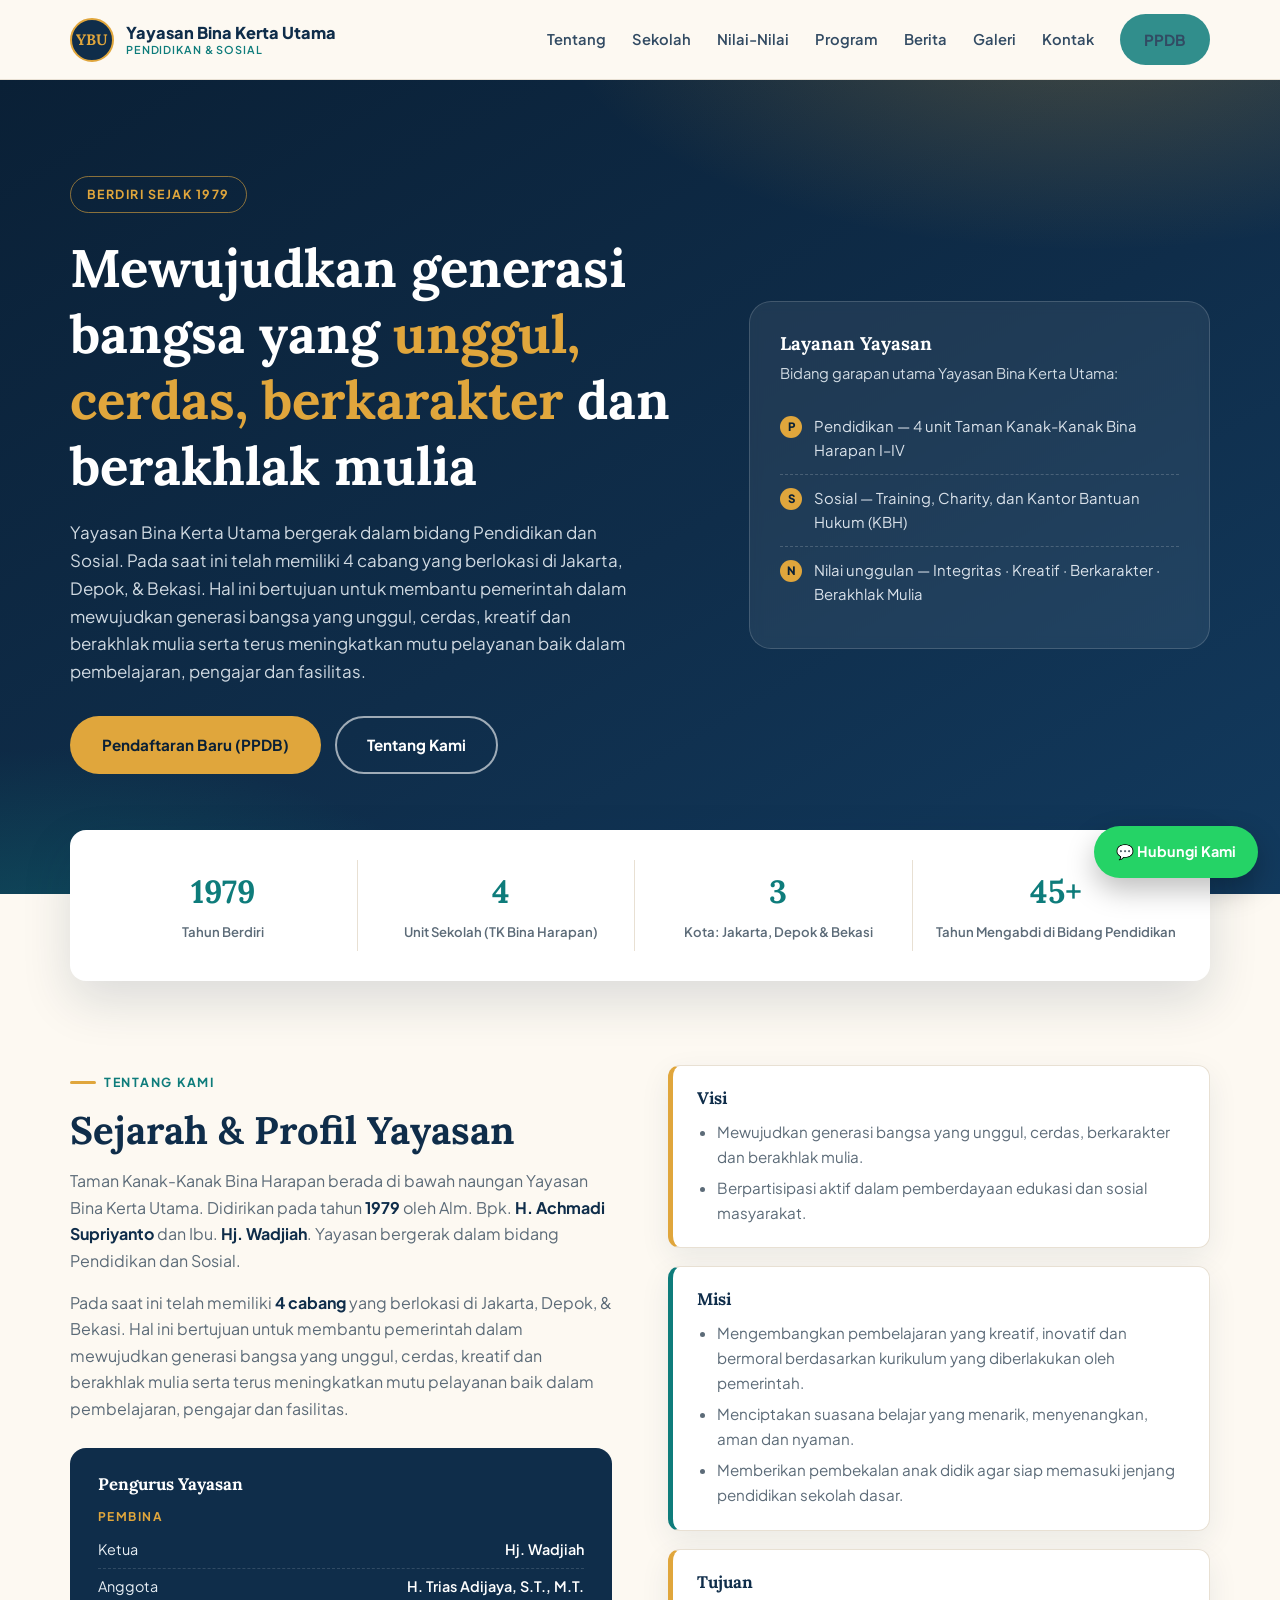
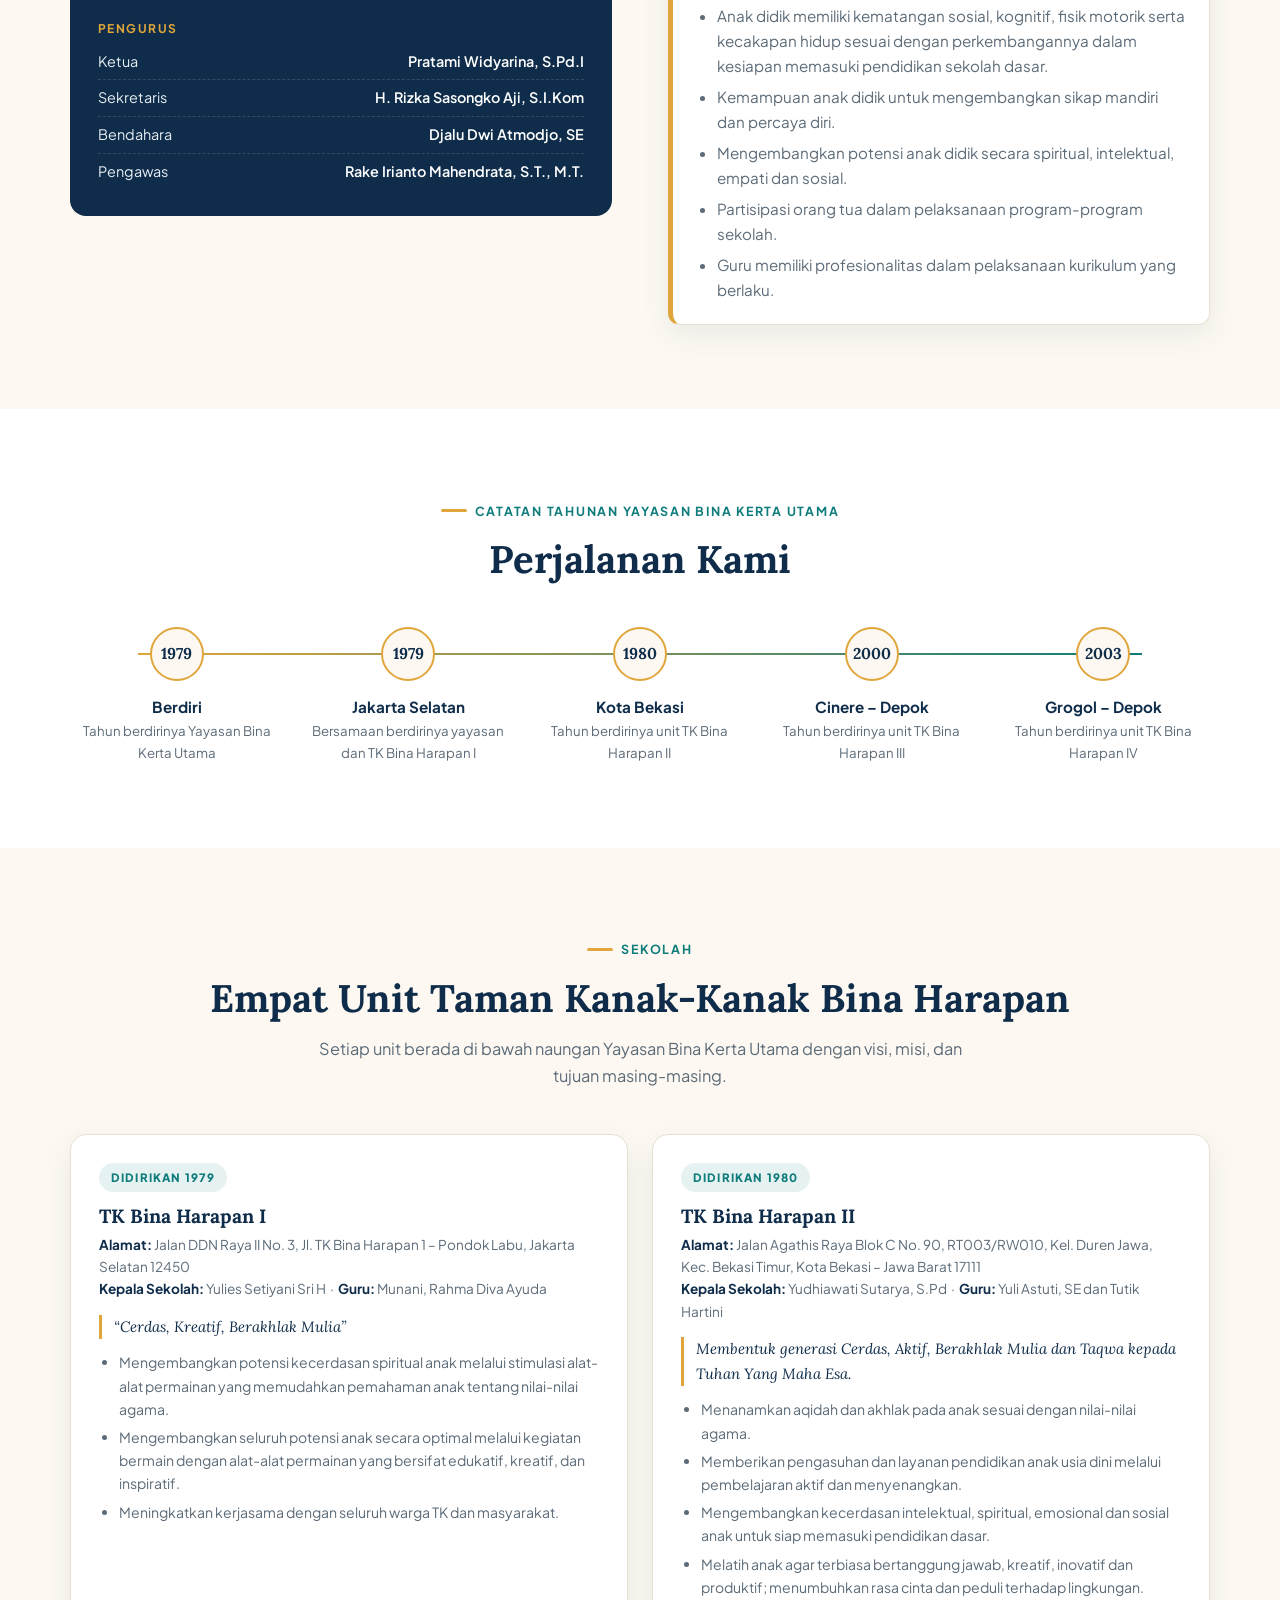
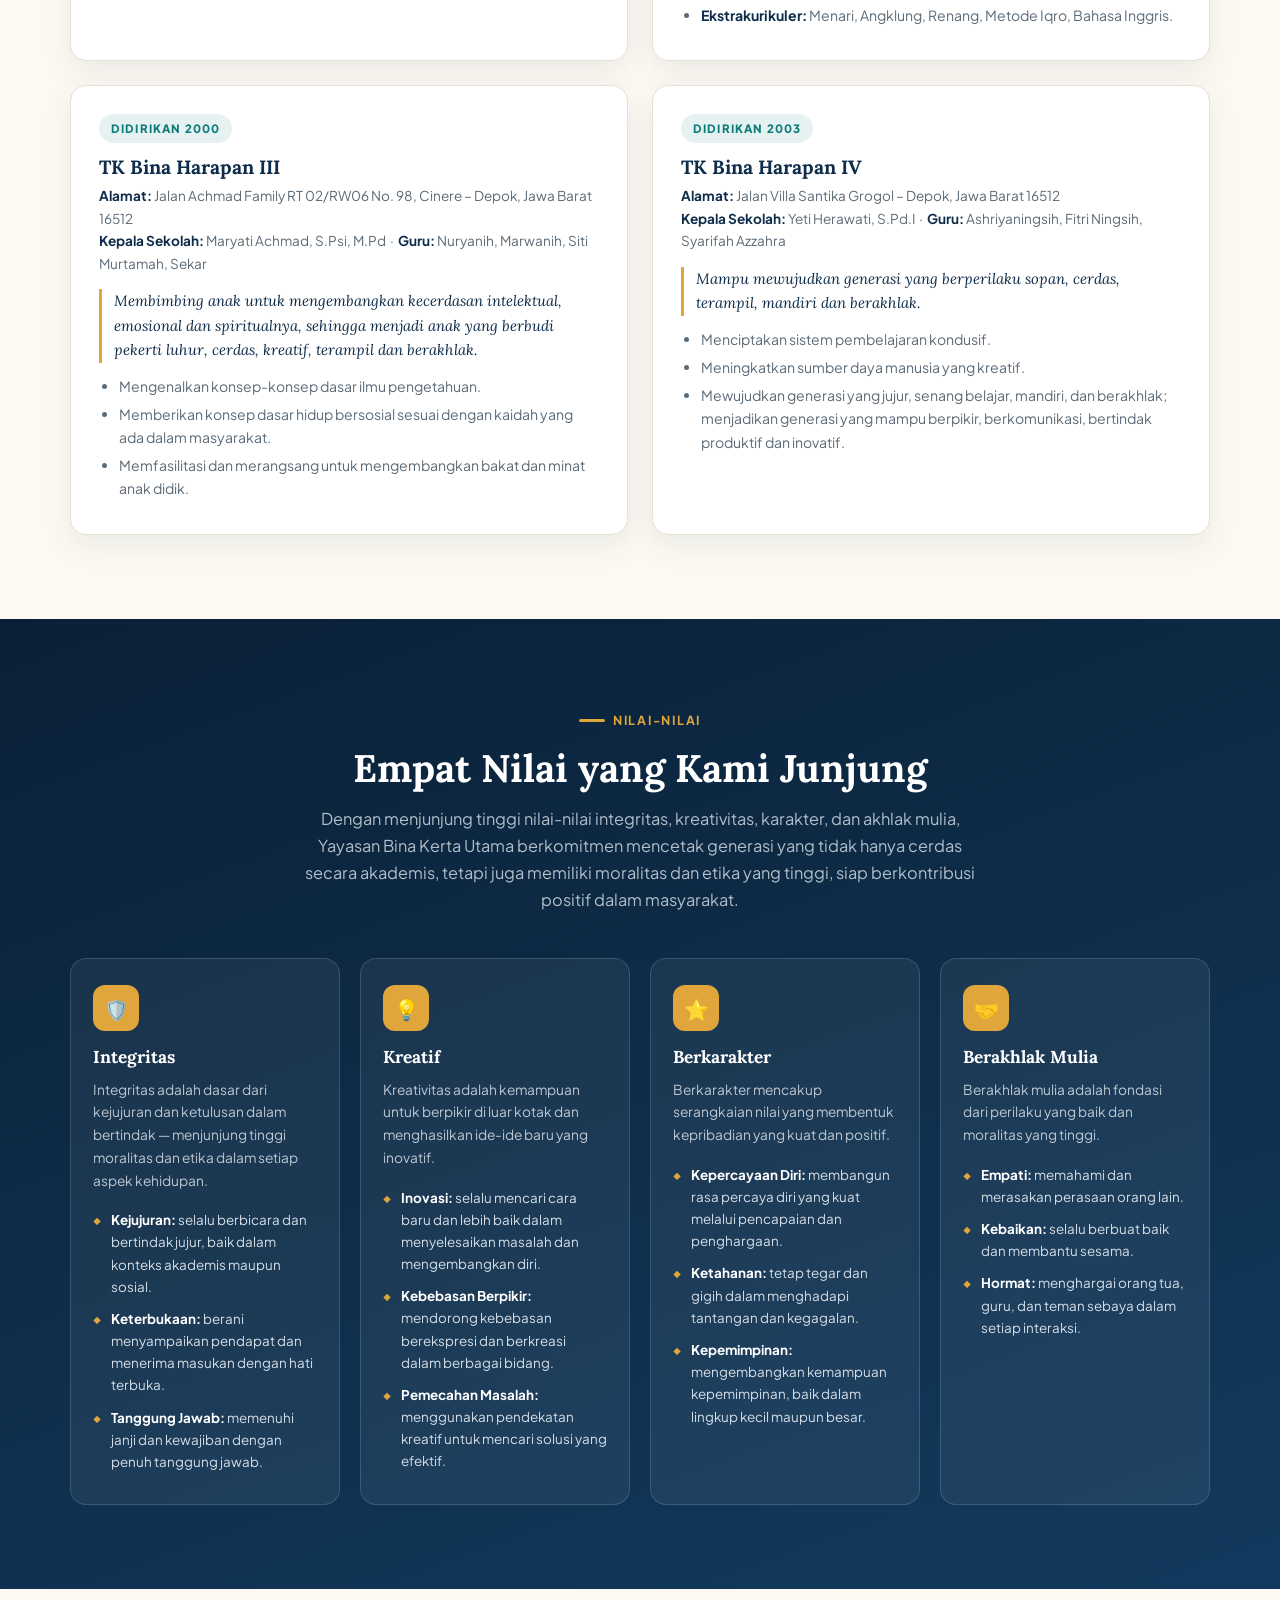
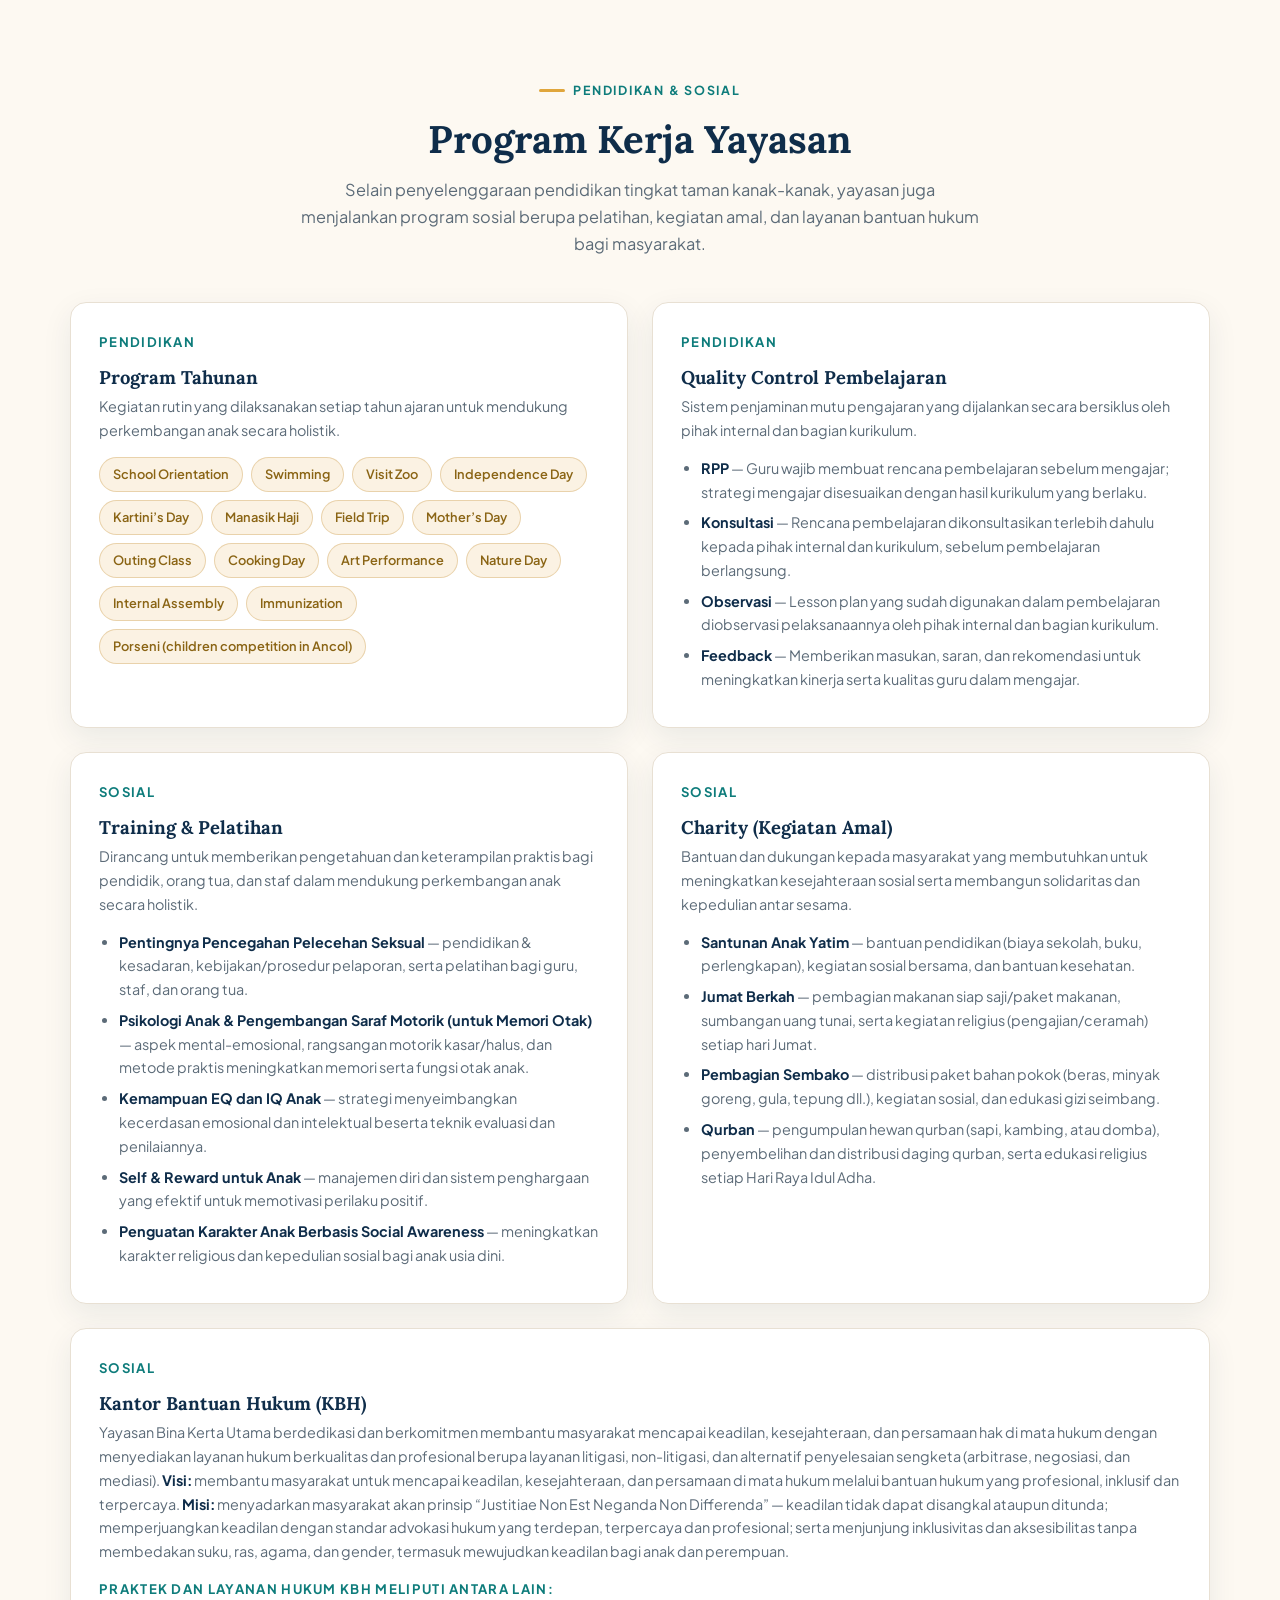
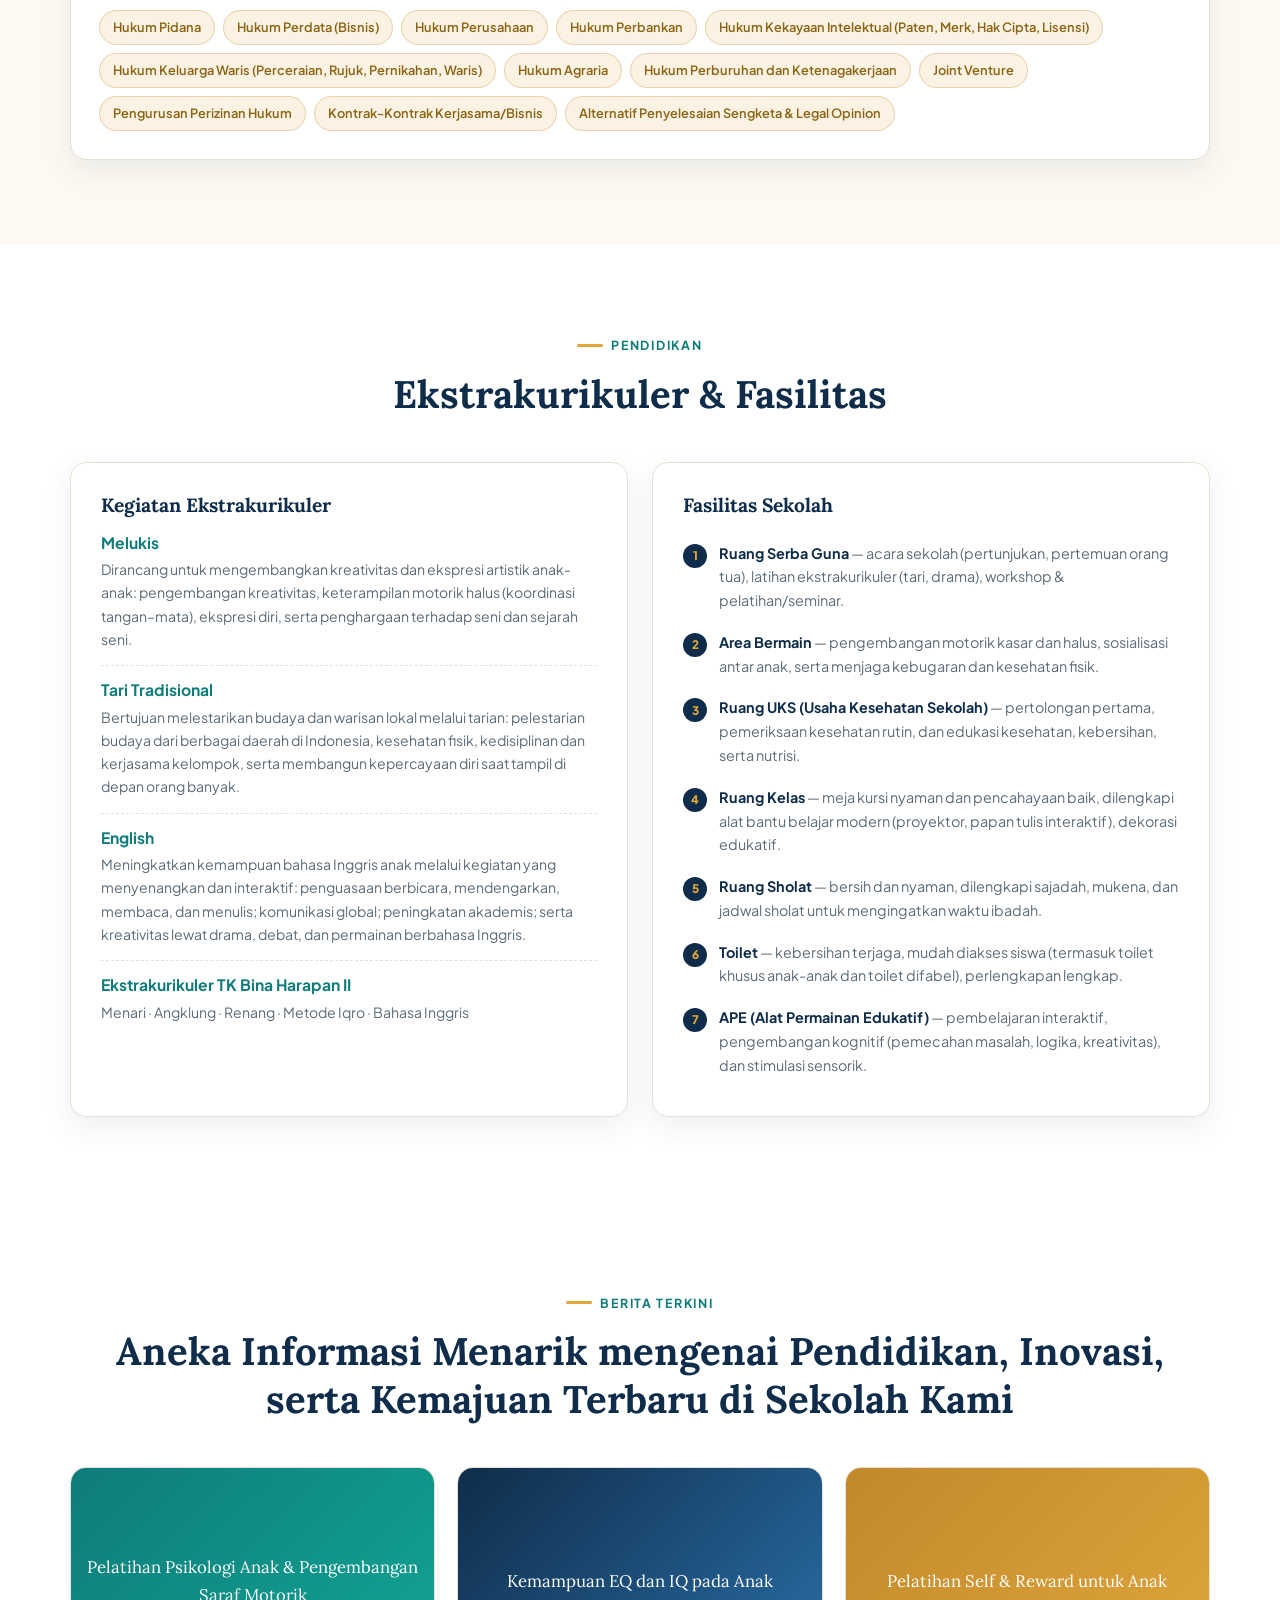
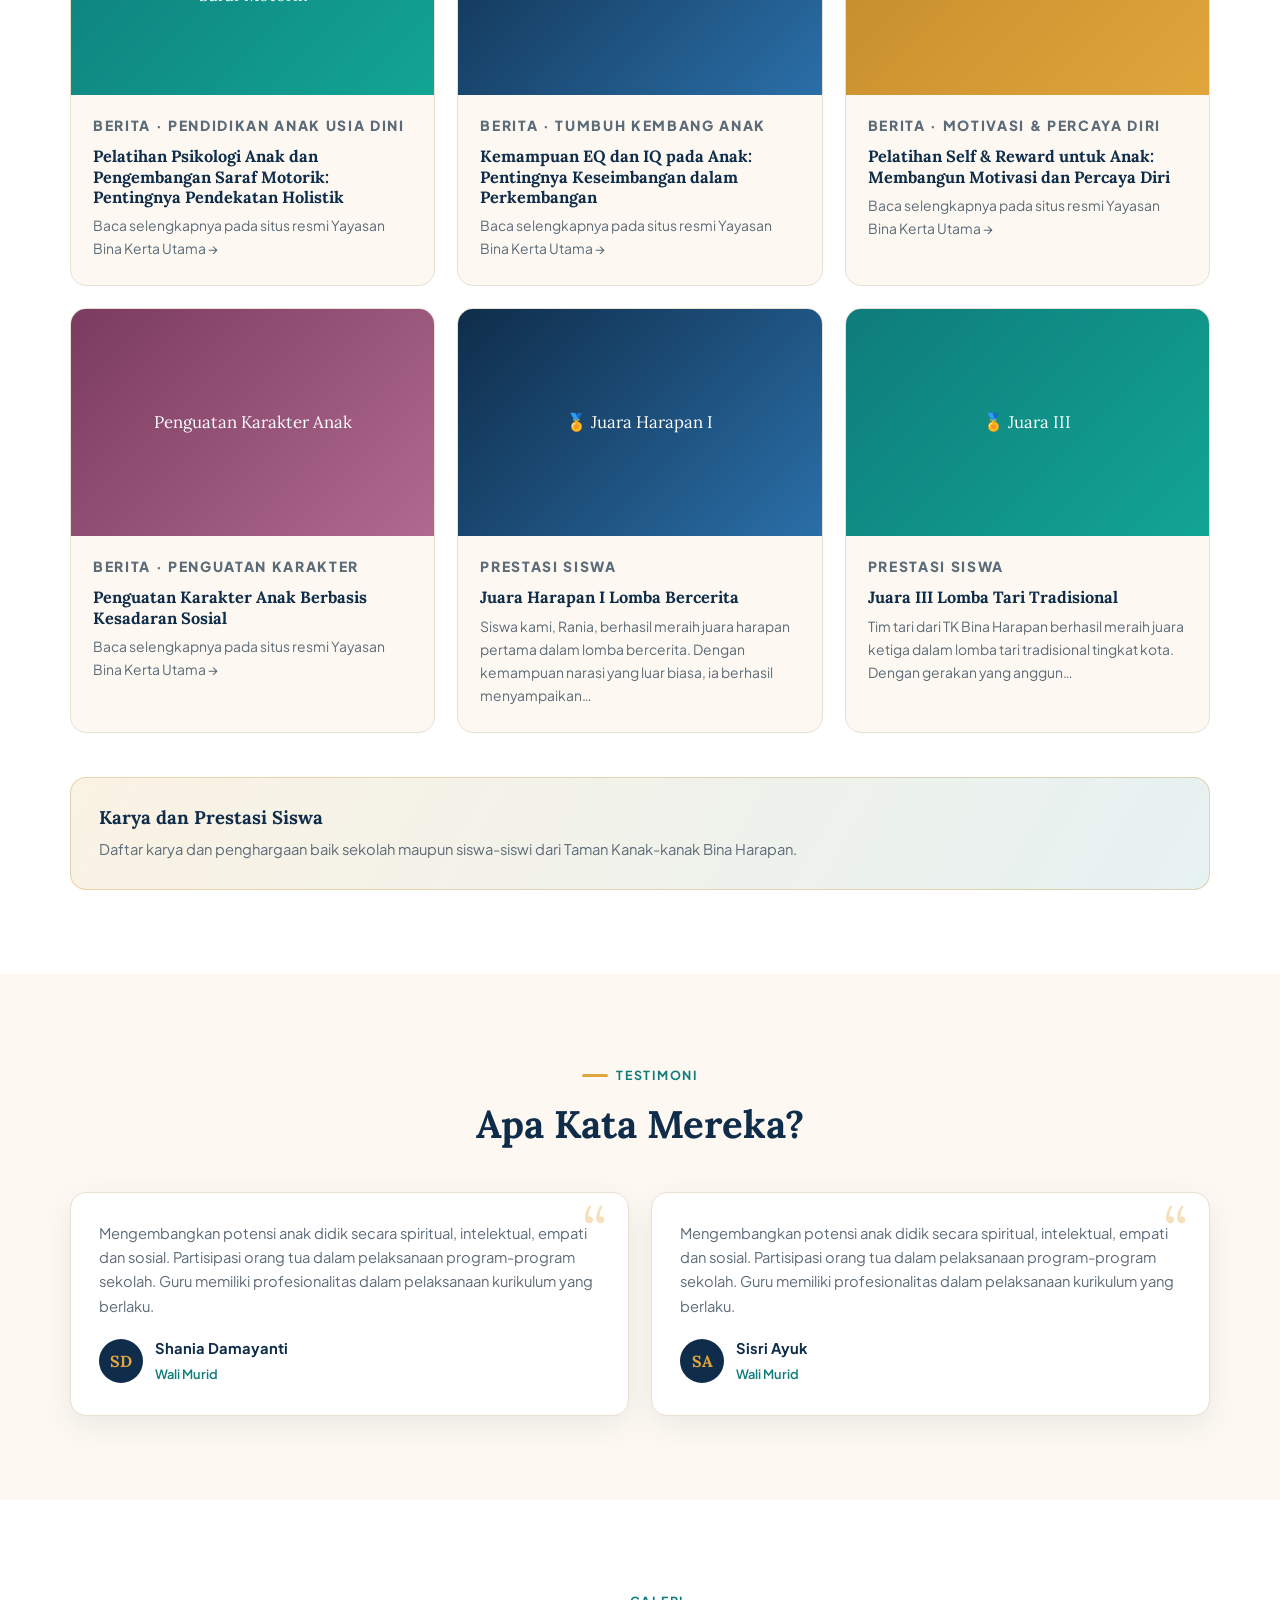
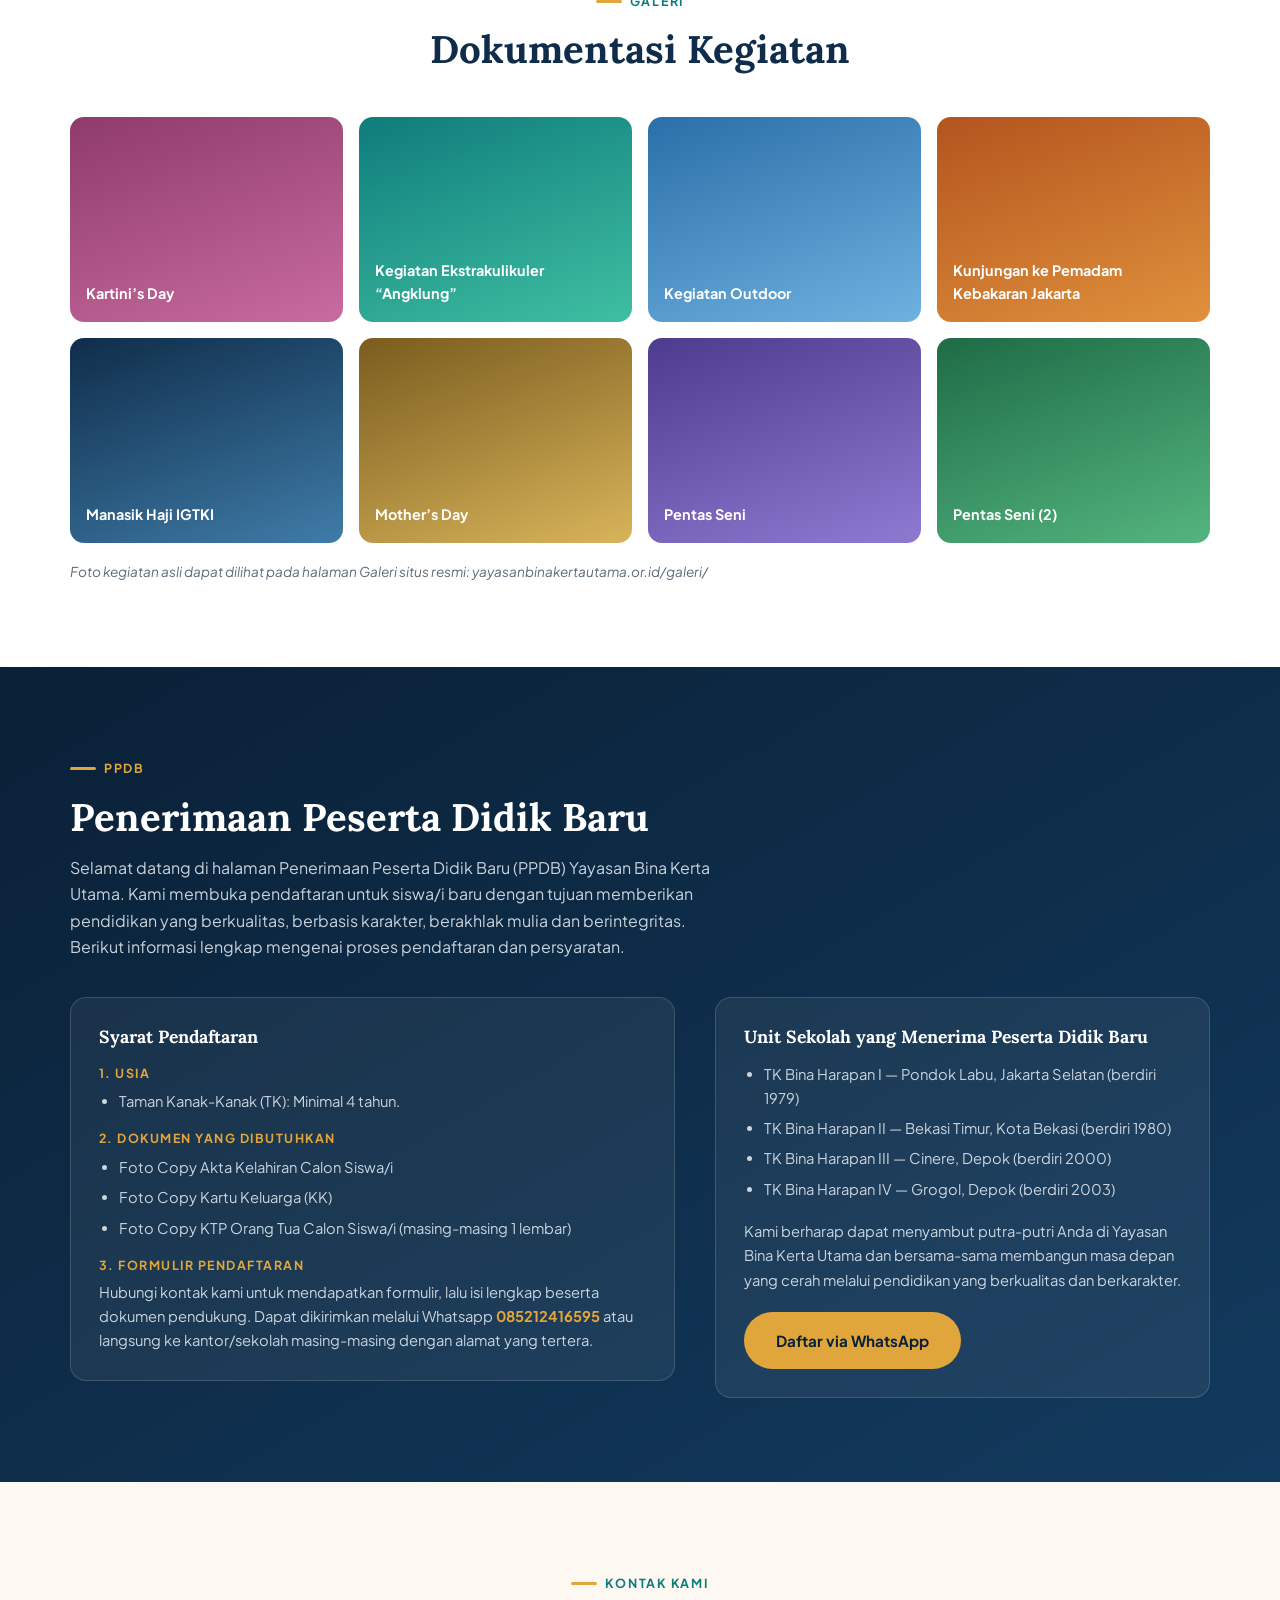
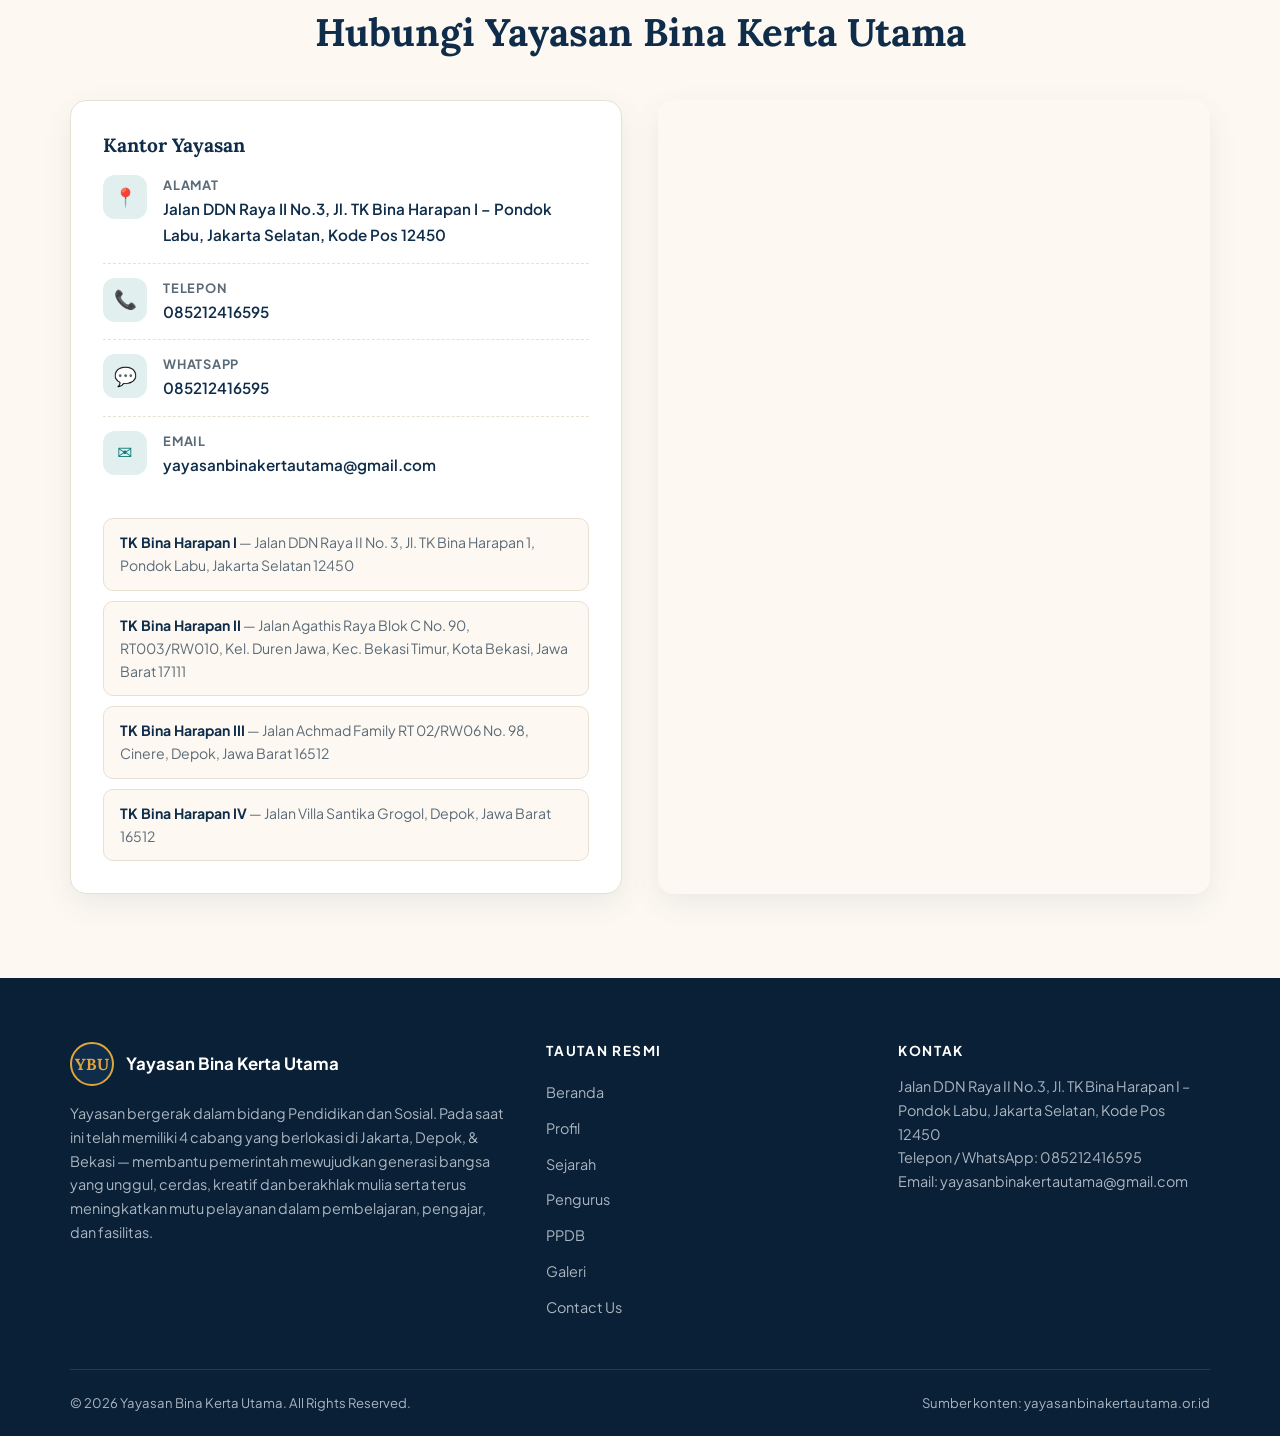
<file: yayasan-binakerta-utama/index.html>
<!DOCTYPE html>
<html lang="id">
<head>
<meta charset="UTF-8">
<meta name="viewport" content="width=device-width, initial-scale=1.0">
<title>Yayasan Bina Kerta Utama — Pendidikan &amp; Sosial | TK Bina Harapan</title>
<meta name="description" content="Yayasan Bina Kerta Utama bergerak dalam bidang Pendidikan dan Sosial, berdiri tahun 1979, membina 4 unit Taman Kanak-Kanak Bina Harapan di Jakarta, Depok, dan Bekasi.">
<link rel="preconnect" href="https://fonts.googleapis.com">
<link rel="preconnect" href="https://fonts.gstatic.com" crossorigin>
<link href="https://fonts.googleapis.com/css2?family=Plus+Jakarta+Sans:wght@400;500;600;700;800&family=Lora:ital,wght@0,500;0,600;1,500&display=swap" rel="stylesheet">
<style>
  :root{
    --navy:#0f2d4a;
    --navy-dark:#0a2036;
    --teal:#0e7c7b;
    --gold:#e0a63c;
    --gold-dark:#c1892a;
    --cream:#fdf9f2;
    --paper:#ffffff;
    --ink:#22303c;
    --muted:#5c6b78;
    --line:#e8e0d3;
    --radius:16px;
    --shadow:0 10px 30px rgba(15,45,74,.08);
    --shadow-lg:0 20px 50px rgba(15,45,74,.14);
  }
  *{margin:0;padding:0;box-sizing:border-box}
  html{scroll-behavior:smooth}
  body{font-family:'Plus Jakarta Sans',system-ui,-apple-system,sans-serif;color:var(--ink);background:var(--cream);line-height:1.65;-webkit-font-smoothing:antialiased}
  img{max-width:100%;display:block}
  a{color:inherit;text-decoration:none}
  ul{list-style:none}
  h1,h2,h3,h4{font-family:'Lora',Georgia,serif;line-height:1.25;color:var(--navy)}
  .container{width:min(1140px,92%);margin-inline:auto}
  section{padding:84px 0}
  .eyebrow{display:inline-flex;align-items:center;gap:8px;font-size:.78rem;font-weight:700;letter-spacing:.14em;text-transform:uppercase;color:var(--teal);margin-bottom:14px}
  .eyebrow::before{content:"";width:26px;height:3px;border-radius:3px;background:var(--gold)}
  .section-title{font-size:clamp(1.7rem,3.4vw,2.4rem);margin-bottom:14px}
  .section-lead{max-width:680px;color:var(--muted);font-size:1.02rem}
  .center{text-align:center}
  .center .section-lead{margin-inline:auto}
  .btn{display:inline-block;padding:14px 30px;border-radius:999px;font-weight:700;font-size:.95rem;transition:.25s;border:2px solid transparent;cursor:pointer}
  .btn-gold{background:var(--gold);color:var(--navy-dark)}
  .btn-gold:hover{background:var(--gold-dark);transform:translateY(-2px)}
  .btn-outline{border-color:rgba(255,255,255,.6);color:#fff}
  .btn-outline:hover{background:rgba(255,255,255,.12)}
  .btn-teal{background:var(--teal);color:#fff}
  .btn-teal:hover{filter:brightness(1.1);transform:translateY(-2px)}

  /* ===== Header ===== */
  header{position:sticky;top:0;z-index:50;background:rgba(253,249,242,.92);backdrop-filter:blur(10px);border-bottom:1px solid var(--line)}
  .nav{display:flex;align-items:center;justify-content:space-between;gap:20px;padding:14px 0}
  .brand{display:flex;align-items:center;gap:12px;font-weight:800;color:var(--navy)}
  .brand .mark{width:44px;height:44px;flex:none;border-radius:50%;background:var(--navy);color:var(--gold);display:grid;place-items:center;font-family:'Lora',serif;font-size:.95rem;font-weight:700;border:2px solid var(--gold)}
  .brand small{display:block;font-weight:600;font-size:.68rem;color:var(--teal);letter-spacing:.08em;text-transform:uppercase}
  .brand span.txt{font-size:1.02rem;line-height:1.2}
  .menu{display:flex;align-items:center;gap:26px;font-size:.92rem;font-weight:600}
  .menu a{color:var(--navy);opacity:.85;transition:.2s}
  .menu a:hover{opacity:1;color:var(--teal)}
  .menu .btn{padding:11px 22px}
  .burger{display:none;background:none;border:0;cursor:pointer;width:42px;height:42px;border-radius:10px}
  .burger span{display:block;width:22px;height:2px;background:var(--navy);margin:5px auto;border-radius:2px}

  /* ===== Hero ===== */
  .hero{position:relative;color:#eaf1f7;background:
      radial-gradient(900px 420px at 85% -10%, rgba(224,166,60,.28), transparent 60%),
      radial-gradient(700px 380px at 5% 110%, rgba(14,124,123,.45), transparent 60%),
      linear-gradient(150deg,var(--navy-dark) 0%,var(--navy) 55%,#123a5e 100%);
      padding:96px 0 120px;overflow:hidden}
  .hero-grid{display:grid;grid-template-columns:1.15fr .85fr;gap:56px;align-items:center;position:relative;z-index:2}
  .hero h1{color:#fff;font-size:clamp(2.1rem,4.6vw,3.3rem);margin-bottom:20px}
  .hero h1 em{font-style:normal;color:var(--gold)}
  .hero p{color:rgba(234,241,247,.88);font-size:1.06rem;max-width:560px;margin-bottom:30px}
  .hero .badge{display:inline-block;border:1px solid rgba(224,166,60,.6);color:var(--gold);border-radius:999px;padding:7px 16px;font-size:.78rem;font-weight:700;letter-spacing:.12em;text-transform:uppercase;margin-bottom:22px}
  .hero-cta{display:flex;gap:14px;flex-wrap:wrap}
  .hero-card{background:rgba(255,255,255,.07);border:1px solid rgba(255,255,255,.16);border-radius:22px;padding:30px;backdrop-filter:blur(6px)}
  .hero-card h3{color:#fff;font-size:1.15rem;margin-bottom:6px}
  .hero-card p{font-size:.92rem;margin-bottom:18px}
  .hero-list li{display:flex;gap:12px;align-items:flex-start;padding:11px 0;border-top:1px dashed rgba(255,255,255,.18);font-size:.93rem;color:rgba(234,241,247,.92)}
  .hero-list li:first-child{border-top:0}
  .dot{flex:none;width:22px;height:22px;border-radius:50%;background:var(--gold);color:var(--navy-dark);font-size:.72rem;font-weight:800;display:grid;place-items:center;margin-top:2px}

  /* ===== Stats ===== */
  .stats{margin-top:-64px;position:relative;z-index:5}
  .stats-inner{display:grid;grid-template-columns:repeat(4,1fr);background:var(--paper);border-radius:var(--radius);box-shadow:var(--shadow-lg);padding:30px 20px;gap:10px}
  .stat{text-align:center;padding:6px 12px;border-right:1px solid var(--line)}
  .stat:last-child{border-right:0}
  .stat b{display:block;font-family:'Lora',serif;font-size:2rem;color:var(--teal)}
  .stat span{font-size:.82rem;color:var(--muted);font-weight:600}

  /* ===== About ===== */
  .about-grid{display:grid;grid-template-columns:1fr 1fr;gap:56px;align-items:start}
  .vmt{display:grid;gap:18px}
  .vmt-item{background:var(--paper);border:1px solid var(--line);border-left:5px solid var(--gold);border-radius:12px;padding:22px 24px;box-shadow:var(--shadow)}
  .vmt-item:nth-child(2){border-left-color:var(--teal)}
  .vmt-item h3{font-size:1.05rem;margin-bottom:10px}
  .vmt-item ul{list-style:disc;padding-left:20px;color:var(--muted);font-size:.95rem}
  .vmt-item li{margin-bottom:6px}
  .vmt-item li:last-child{margin-bottom:0}
  .about-text p{color:var(--muted);margin-bottom:16px}
  .about-text p strong{color:var(--navy)}
  .pengurus{margin-top:26px;background:var(--navy);color:#e8eff5;border-radius:var(--radius);padding:26px 28px}
  .pengurus h3{color:#fff;font-size:1.05rem;margin-bottom:14px}
  .pengurus h4{color:var(--gold);font-family:'Plus Jakarta Sans',sans-serif;font-size:.75rem;letter-spacing:.12em;text-transform:uppercase;margin:16px 0 8px}
  .pengurus h4:first-of-type{margin-top:0}
  .pengurus li{display:flex;justify-content:space-between;gap:16px;font-size:.9rem;padding:6px 0;border-bottom:1px dashed rgba(255,255,255,.14)}
  .pengurus li:last-child{border-bottom:0}
  .pengurus li b{font-weight:600;color:#fff;text-align:right}

  /* ===== Timeline ===== */
  .timeline-sec{background:var(--paper)}
  .timeline{display:grid;grid-template-columns:repeat(5,1fr);gap:18px;margin-top:44px;position:relative}
  .timeline::before{content:"";position:absolute;top:26px;left:6%;right:6%;height:2px;background:linear-gradient(90deg,var(--gold),var(--teal))}
  .tl{position:relative;text-align:center}
  .tl .year{width:54px;height:54px;margin:0 auto 16px;border-radius:50%;background:var(--cream);border:2px solid var(--gold);display:grid;place-items:center;font-family:'Lora',serif;font-weight:700;color:var(--navy);position:relative;z-index:2;font-size:.98rem}
  .tl h4{font-family:'Plus Jakarta Sans',sans-serif;font-size:.95rem;margin-bottom:4px}
  .tl p{font-size:.83rem;color:var(--muted)}

  /* ===== Schools ===== */
  .schools-grid{display:grid;grid-template-columns:repeat(2,1fr);gap:24px;margin-top:44px}
  .school{background:var(--paper);border:1px solid var(--line);border-radius:var(--radius);padding:28px;box-shadow:var(--shadow);transition:.25s}
  .school:hover{transform:translateY(-4px);box-shadow:var(--shadow-lg)}
  .school .tag{display:inline-block;background:rgba(14,124,123,.1);color:var(--teal);font-size:.72rem;font-weight:800;letter-spacing:.1em;text-transform:uppercase;border-radius:999px;padding:5px 12px;margin-bottom:12px}
  .school h3{font-size:1.2rem;margin-bottom:6px}
  .school .meta{font-size:.85rem;color:var(--muted);margin-bottom:14px}
  .school .meta b{color:var(--navy)}
  .school .visi{font-family:'Lora',serif;font-style:italic;color:var(--navy);border-left:3px solid var(--gold);padding-left:12px;font-size:.93rem;margin-bottom:12px}
  .school ul{list-style:disc;padding-left:20px;font-size:.88rem;color:var(--muted)}
  .school li{margin-bottom:5px}
  .school li b{color:var(--navy)}

  /* ===== Values ===== */
  .values-sec{background:linear-gradient(160deg,var(--navy-dark),#123a5e);color:#e9f0f6}
  .values-sec .section-title,.values-sec h3{color:#fff}
  .values-sec .section-lead{color:rgba(233,240,246,.75)}
  .values-sec .eyebrow{color:var(--gold)}
  .values{display:grid;grid-template-columns:repeat(4,1fr);gap:20px;margin-top:44px}
  .value{background:rgba(255,255,255,.06);border:1px solid rgba(255,255,255,.14);border-radius:var(--radius);padding:26px 22px}
  .value .ico{width:46px;height:46px;border-radius:12px;background:var(--gold);color:var(--navy-dark);display:grid;place-items:center;font-size:1.25rem;margin-bottom:16px}
  .value h3{font-size:1.08rem;margin-bottom:10px}
  .value>p{font-size:.86rem;color:rgba(233,240,246,.78);margin-bottom:12px}
  .value li{font-size:.84rem;padding:5px 0 5px 18px;position:relative;color:rgba(233,240,246,.9)}
  .value li::before{content:"◆";position:absolute;left:0;color:var(--gold);font-size:.6rem;top:10px}
  .value li b{color:#fff}

  /* ===== Programs ===== */
  .prog-grid{display:grid;grid-template-columns:repeat(2,1fr);gap:24px;margin-top:44px}
  .prog{background:var(--paper);border:1px solid var(--line);border-radius:var(--radius);padding:28px;box-shadow:var(--shadow)}
  .prog h3{font-size:1.15rem;margin-bottom:6px}
  .prog .sub{font-size:.82rem;font-weight:700;letter-spacing:.1em;text-transform:uppercase;color:var(--teal);margin-bottom:14px}
  .prog p.desc{font-size:.9rem;color:var(--muted);margin-bottom:14px}
  .prog p.desc b{color:var(--navy)}
  .chips{display:flex;flex-wrap:wrap;gap:8px}
  .chip{background:rgba(224,166,60,.14);border:1px solid rgba(193,137,42,.3);color:#8a6414;border-radius:999px;padding:6px 13px;font-size:.8rem;font-weight:600}
  .prog ul.plain{list-style:disc;padding-left:20px;font-size:.9rem;color:var(--muted)}
  .prog ul.plain li{margin-bottom:7px}
  .prog ul.plain b{color:var(--navy)}

  /* ===== Ekstrakurikuler / Fasilitas ===== */
  .two-col{display:grid;grid-template-columns:1fr 1fr;gap:24px;margin-top:44px}
  .panel{background:var(--paper);border:1px solid var(--line);border-radius:var(--radius);padding:30px;box-shadow:var(--shadow)}
  .panel h3{font-size:1.2rem;margin-bottom:16px}
  .panel article{padding:14px 0;border-top:1px dashed var(--line)}
  .panel article:first-of-type{border-top:0;padding-top:0}
  .panel h4{font-family:'Plus Jakarta Sans',sans-serif;font-size:.98rem;color:var(--teal);margin-bottom:6px}
  .panel p,.panel li{font-size:.88rem;color:var(--muted)}
  .num-list{counter-reset:n}
  .num-list li{counter-increment:n;list-style:none;display:flex;gap:12px;padding:9px 0;font-size:.9rem;color:var(--muted)}
  .num-list li::before{content:counter(n);flex:none;width:24px;height:24px;border-radius:50%;background:var(--navy);color:var(--gold);font-size:.74rem;font-weight:800;display:grid;place-items:center;margin-top:2px}
  .num-list b{color:var(--navy)}

  /* ===== News & Prestasi ===== */
  .news-sec{background:var(--paper)}
  .news-grid{display:grid;grid-template-columns:repeat(3,1fr);gap:22px;margin-top:44px}
  .card{border:1px solid var(--line);border-radius:var(--radius);overflow:hidden;background:var(--cream);display:flex;flex-direction:column;transition:.25s}
  .card:hover{transform:translateY(-4px);box-shadow:var(--shadow-lg)}
  .thumb{aspect-ratio:16/10;display:grid;place-items:center;color:#fff;font-family:'Lora',serif;font-size:1.05rem;text-align:center;padding:16px}
  .t1{background:linear-gradient(135deg,#0e7c7b,#12a594)}
  .t2{background:linear-gradient(135deg,#0f2d4a,#2a6fa8)}
  .t3{background:linear-gradient(135deg,#c1892a,#e0a63c)}
  .t4{background:linear-gradient(135deg,#7a3b5e,#b06a90)}
  .card-body{padding:20px 22px 24px}
  .kicker{font-size:.7rem;font-weight:800;letter-spacing:.12em;text-transform:uppercase;color:var(--teal);margin-bottom:8px}
  .card h3{font-size:1.02rem;margin-bottom:8px}
  .card p{font-size:.87rem;color:var(--muted)}
  .prestasi{margin-top:44px;background:linear-gradient(120deg,rgba(224,166,60,.14),rgba(14,124,123,.1));border:1px solid rgba(193,137,42,.3);border-radius:var(--radius);padding:28px}
  .prestasi h3{font-size:1.15rem;margin-bottom:8px}
  .prestasi p{color:var(--muted);font-size:.92rem}

  /* ===== Testimoni ===== */
  .testi-grid{display:grid;grid-template-columns:repeat(2,1fr);gap:22px;margin-top:44px}
  .testi{background:var(--paper);border:1px solid var(--line);border-radius:var(--radius);padding:28px;box-shadow:var(--shadow);position:relative}
  .testi::before{content:"“";position:absolute;top:6px;right:20px;font-family:'Lora',serif;font-size:4rem;color:rgba(224,166,60,.35);line-height:1}
  .testi p{font-size:.92rem;color:var(--muted);margin-bottom:18px}
  .who{display:flex;align-items:center;gap:12px}
  .ava{width:44px;height:44px;border-radius:50%;background:var(--navy);color:var(--gold);display:grid;place-items:center;font-weight:800;font-family:'Lora',serif}
  .who b{display:block;font-size:.92rem;color:var(--navy)}
  .who span{font-size:.8rem;color:var(--teal);font-weight:600}

  /* ===== Galeri ===== */
  .gallery-sec{background:var(--paper)}
  .gal{display:grid;grid-template-columns:repeat(4,1fr);gap:16px;margin-top:44px}
  .g-item{aspect-ratio:4/3;border-radius:14px;display:flex;align-items:flex-end;padding:16px;color:#fff;font-weight:700;font-size:.9rem;min-height:120px;transition:.25s}
  .g-item:hover{transform:scale(1.02)}
  .g1{background:linear-gradient(160deg,#8e3b6b,#c96ba0)}
  .g2{background:linear-gradient(160deg,#0e7c7b,#3fbfa2)}
  .g3{background:linear-gradient(160deg,#2a6fa8,#6fb1e0)}
  .g4{background:linear-gradient(160deg,#b3541e,#e0913c)}
  .g5{background:linear-gradient(160deg,#0f2d4a,#3f7ca8)}
  .g6{background:linear-gradient(160deg,#7a5c1e,#d8b45a)}
  .g7{background:linear-gradient(160deg,#4d3b8e,#8f7ad1)}
  .g8{background:linear-gradient(160deg,#1e6b46,#54b57f)}
  .gal-note{margin-top:18px;font-size:.85rem;color:var(--muted);font-style:italic}

  /* ===== PPDB ===== */
  .ppdb-sec{background:linear-gradient(150deg,var(--navy-dark),#123a5e);color:#e9f0f6}
  .ppdb-sec .section-title{color:#fff}
  .ppdb-sec .eyebrow{color:var(--gold)}
  .ppdb-grid{display:grid;grid-template-columns:1.1fr .9fr;gap:40px;margin-top:36px;align-items:start}
  .ppdb-card{background:rgba(255,255,255,.06);border:1px solid rgba(255,255,255,.15);border-radius:var(--radius);padding:28px}
  .ppdb-card h3{color:#fff;font-size:1.1rem;margin-bottom:14px}
  .ppdb-card p,.ppdb-card li{font-size:.92rem;color:rgba(233,240,246,.85)}
  .ppdb-card ul{list-style:disc;padding-left:20px;margin-top:8px}
  .ppdb-card li{margin-bottom:6px}
  .ppdb-card h4{color:var(--gold);font-family:'Plus Jakarta Sans',sans-serif;font-size:.78rem;letter-spacing:.12em;text-transform:uppercase;margin:18px 0 6px}
  .ppdb-card h4:first-child{margin-top:0}
  .ppdb-sec .lead-p{color:rgba(233,240,246,.85);max-width:640px}

  /* ===== Kontak ===== */
  .contact-grid{display:grid;grid-template-columns:1fr 1fr;gap:36px;margin-top:44px;align-items:start}
  .contact-card{background:var(--paper);border:1px solid var(--line);border-radius:var(--radius);padding:32px;box-shadow:var(--shadow)}
  .contact-card h3{margin-bottom:18px;font-size:1.2rem}
  .c-row{display:flex;gap:16px;padding:14px 0;border-top:1px dashed var(--line)}
  .c-row:first-of-type{border-top:0;padding-top:0}
  .c-ico{flex:none;width:44px;height:44px;border-radius:12px;background:rgba(14,124,123,.12);color:var(--teal);display:grid;place-items:center;font-size:1.15rem}
  .c-row b{display:block;font-size:.8rem;letter-spacing:.06em;text-transform:uppercase;color:var(--muted)}
  .c-row span,.c-row a{font-size:.95rem;color:var(--navy);font-weight:600}
  .map-frame{width:100%;height:100%;min-height:380px;border:0;border-radius:var(--radius);box-shadow:var(--shadow)}
  .unit-list{margin-top:26px;display:grid;gap:10px}
  .unit-list div{background:var(--cream);border:1px solid var(--line);border-radius:10px;padding:12px 16px;font-size:.88rem;color:var(--muted)}
  .unit-list b{color:var(--navy)}

  /* ===== Footer ===== */
  footer{background:var(--navy-dark);color:rgba(233,240,246,.72);padding:64px 0 0}
  .foot-grid{display:grid;grid-template-columns:1.4fr 1fr 1fr;gap:40px;padding-bottom:44px}
  footer h4{color:#fff;font-family:'Plus Jakarta Sans',sans-serif;font-size:.85rem;letter-spacing:.12em;text-transform:uppercase;margin-bottom:16px}
  footer .f-brand{display:flex;align-items:center;gap:12px;margin-bottom:16px}
  footer .f-brand .mark{width:44px;height:44px;border-radius:50%;background:var(--navy);color:var(--gold);display:grid;place-items:center;font-family:'Lora',serif;font-weight:700;border:2px solid var(--gold)}
  footer .f-brand b{color:#fff;font-size:1.05rem}
  footer p{font-size:.9rem}
  footer nav a{display:block;padding:6px 0;font-size:.9rem;transition:.2s}
  footer nav a:hover{color:var(--gold)}
  .copy{border-top:1px solid rgba(255,255,255,.12);padding:22px 0;font-size:.82rem;display:flex;justify-content:space-between;gap:16px;flex-wrap:wrap}

  .wa-float{position:fixed;right:22px;bottom:22px;z-index:60;background:#25d366;color:#fff;border-radius:999px;padding:14px 22px;font-weight:700;font-size:.9rem;box-shadow:0 12px 28px rgba(0,0,0,.25);display:flex;align-items:center;gap:9px}
  .wa-float:hover{filter:brightness(1.06)}

  @media(max-width:960px){
    .hero-grid,.about-grid,.prog-grid,.two-col,.contact-grid,.ppdb-grid{grid-template-columns:1fr}
    .stats-inner{grid-template-columns:repeat(2,1fr);gap:18px 0}
    .stat:nth-child(2){border-right:0}
    .timeline{grid-template-columns:repeat(2,1fr)}
    .timeline::before{display:none}
    .values{grid-template-columns:1fr 1fr}
    .news-grid,.testi-grid{grid-template-columns:1fr 1fr}
    .schools-grid{grid-template-columns:1fr}
    .gal{grid-template-columns:repeat(2,1fr)}
    .foot-grid{grid-template-columns:1fr 1fr}
  }
  @media(max-width:640px){
    section{padding:64px 0}
    .menu{position:absolute;top:100%;left:0;right:0;background:var(--paper);flex-direction:column;align-items:stretch;padding:18px 6%;gap:4px;border-bottom:1px solid var(--line);display:none;box-shadow:var(--shadow-lg)}
    .menu.open{display:flex}
    .menu a{padding:12px 0}
    .menu .btn{text-align:center;margin-top:8px}
    .burger{display:block}
    .values,.news-grid,.testi-grid,.gal,.foot-grid{grid-template-columns:1fr}
    .stats{margin-top:-40px}
  }
</style>
</head>
<body>

<header>
  <div class="container nav">
    <a class="brand" href="#beranda">
      <span class="mark">YBU</span>
      <span class="txt">Yayasan Bina Kerta Utama<small>Pendidikan &amp; Sosial</small></span>
    </a>
    <button class="burger" aria-label="Buka menu"><span></span><span></span><span></span></button>
    <nav class="menu" id="menu">
      <a href="#tentang">Tentang</a>
      <a href="#sekolah">Sekolah</a>
      <a href="#nilai">Nilai-Nilai</a>
      <a href="#program">Program</a>
      <a href="#berita">Berita</a>
      <a href="#galeri">Galeri</a>
      <a href="#kontak">Kontak</a>
      <a href="#ppdb" class="btn btn-teal">PPDB</a>
    </nav>
  </div>
</header>

<!-- ================= HERO ================= -->
<section class="hero" id="beranda">
  <div class="container hero-grid">
    <div>
      <span class="badge">Berdiri sejak 1979</span>
      <h1>Mewujudkan generasi bangsa yang <em>unggul, cerdas, berkarakter</em> dan berakhlak mulia</h1>
      <p>Yayasan Bina Kerta Utama bergerak dalam bidang Pendidikan dan Sosial. Pada saat ini telah memiliki 4 cabang yang berlokasi di Jakarta, Depok, &amp; Bekasi. Hal ini bertujuan untuk membantu pemerintah dalam mewujudkan generasi bangsa yang unggul, cerdas, kreatif dan berakhlak mulia serta terus meningkatkan mutu pelayanan baik dalam pembelajaran, pengajar dan fasilitas.</p>
      <div class="hero-cta">
        <a href="#ppdb" class="btn btn-gold">Pendaftaran Baru (PPDB)</a>
        <a href="#tentang" class="btn btn-outline">Tentang Kami</a>
      </div>
    </div>
    <aside class="hero-card">
      <h3>Layanan Yayasan</h3>
      <p>Bidang garapan utama Yayasan Bina Kerta Utama:</p>
      <ul class="hero-list">
        <li><span class="dot">P</span> Pendidikan — 4 unit Taman Kanak-Kanak Bina Harapan I–IV</li>
        <li><span class="dot">S</span> Sosial — Training, Charity, dan Kantor Bantuan Hukum (KBH)</li>
        <li><span class="dot">N</span> Nilai unggulan — Integritas · Kreatif · Berkarakter · Berakhlak Mulia</li>
      </ul>
    </aside>
  </div>
</section>

<!-- ================= STATS ================= -->
<div class="stats">
  <div class="container">
    <div class="stats-inner">
      <div class="stat"><b>1979</b><span>Tahun Berdiri</span></div>
      <div class="stat"><b>4</b><span>Unit Sekolah (TK Bina Harapan)</span></div>
      <div class="stat"><b>3</b><span>Kota: Jakarta, Depok &amp; Bekasi</span></div>
      <div class="stat"><b>45+</b><span>Tahun Mengabdi di Bidang Pendidikan</span></div>
    </div>
  </div>
</div>

<!-- ================= TENTANG ================= -->
<section id="tentang">
  <div class="container">
    <div class="about-grid">
      <div class="about-text">
        <span class="eyebrow">Tentang Kami</span>
        <h2 class="section-title">Sejarah &amp; Profil Yayasan</h2>
        <p>Taman Kanak-Kanak Bina Harapan berada di bawah naungan Yayasan Bina Kerta Utama. Didirikan pada tahun <strong>1979</strong> oleh Alm. Bpk. <strong>H. Achmadi Supriyanto</strong> dan Ibu. <strong>Hj. Wadjiah</strong>. Yayasan bergerak dalam bidang Pendidikan dan Sosial.</p>
        <p>Pada saat ini telah memiliki <strong>4 cabang</strong> yang berlokasi di Jakarta, Depok, &amp; Bekasi. Hal ini bertujuan untuk membantu pemerintah dalam mewujudkan generasi bangsa yang unggul, cerdas, kreatif dan berakhlak mulia serta terus meningkatkan mutu pelayanan baik dalam pembelajaran, pengajar dan fasilitas.</p>
        <div class="pengurus">
          <h3>Pengurus Yayasan</h3>
          <h4>Pembina</h4>
          <ul>
            <li>Ketua <b>Hj. Wadjiah</b></li>
            <li>Anggota <b>H. Trias Adijaya, S.T., M.T.</b></li>
          </ul>
          <h4>Pengurus</h4>
          <ul>
            <li>Ketua <b>Pratami Widyarina, S.Pd.I</b></li>
            <li>Sekretaris <b>H. Rizka Sasongko Aji, S.I.Kom</b></li>
            <li>Bendahara <b>Djalu Dwi Atmodjo, SE</b></li>
            <li>Pengawas <b>Rake Irianto Mahendrata, S.T., M.T.</b></li>
          </ul>
        </div>
      </div>
      <div class="vmt">
        <div class="vmt-item">
          <h3>Visi</h3>
          <ul>
            <li>Mewujudkan generasi bangsa yang unggul, cerdas, berkarakter dan berakhlak mulia.</li>
            <li>Berpartisipasi aktif dalam pemberdayaan edukasi dan sosial masyarakat.</li>
          </ul>
        </div>
        <div class="vmt-item">
          <h3>Misi</h3>
          <ul>
            <li>Mengembangkan pembelajaran yang kreatif, inovatif dan bermoral berdasarkan kurikulum yang diberlakukan oleh pemerintah.</li>
            <li>Menciptakan suasana belajar yang menarik, menyenangkan, aman dan nyaman.</li>
            <li>Memberikan pembekalan anak didik agar siap memasuki jenjang pendidikan sekolah dasar.</li>
          </ul>
        </div>
        <div class="vmt-item">
          <h3>Tujuan</h3>
          <ul>
            <li>Anak didik memiliki kematangan sosial, kognitif, fisik motorik serta kecakapan hidup sesuai dengan perkembangannya dalam kesiapan memasuki pendidikan sekolah dasar.</li>
            <li>Kemampuan anak didik untuk mengembangkan sikap mandiri dan percaya diri.</li>
            <li>Mengembangkan potensi anak didik secara spiritual, intelektual, empati dan sosial.</li>
            <li>Partisipasi orang tua dalam pelaksanaan program-program sekolah.</li>
            <li>Guru memiliki profesionalitas dalam pelaksanaan kurikulum yang berlaku.</li>
          </ul>
        </div>
      </div>
    </div>
  </div>
</section>

<!-- ================= TIMELINE ================= -->
<section class="timeline-sec">
  <div class="container center">
    <span class="eyebrow">Catatan Tahunan Yayasan Bina Kerta Utama</span>
    <h2 class="section-title">Perjalanan Kami</h2>
    <div class="timeline">
      <div class="tl"><div class="year">1979</div><h4>Berdiri</h4><p>Tahun berdirinya Yayasan Bina Kerta Utama</p></div>
      <div class="tl"><div class="year">1979</div><h4>Jakarta Selatan</h4><p>Bersamaan berdirinya yayasan dan TK Bina Harapan I</p></div>
      <div class="tl"><div class="year">1980</div><h4>Kota Bekasi</h4><p>Tahun berdirinya unit TK Bina Harapan II</p></div>
      <div class="tl"><div class="year">2000</div><h4>Cinere – Depok</h4><p>Tahun berdirinya unit TK Bina Harapan III</p></div>
      <div class="tl"><div class="year">2003</div><h4>Grogol – Depok</h4><p>Tahun berdirinya unit TK Bina Harapan IV</p></div>
    </div>
  </div>
</section>

<!-- ================= SEKOLAH ================= -->
<section id="sekolah">
  <div class="container">
    <div class="center">
      <span class="eyebrow">Sekolah</span>
      <h2 class="section-title">Empat Unit Taman Kanak-Kanak Bina Harapan</h2>
      <p class="section-lead">Setiap unit berada di bawah naungan Yayasan Bina Kerta Utama dengan visi, misi, dan tujuan masing-masing.</p>
    </div>
    <div class="schools-grid">
      <article class="school">
        <span class="tag">Didirikan 1979</span>
        <h3>TK Bina Harapan I</h3>
        <p class="meta"><b>Alamat:</b> Jalan DDN Raya II No. 3, Jl. TK Bina Harapan 1 – Pondok Labu, Jakarta Selatan 12450<br><b>Kepala Sekolah:</b> Yulies Setiyani Sri H &nbsp;·&nbsp; <b>Guru:</b> Munani, Rahma Diva Ayuda</p>
        <p class="visi">“Cerdas, Kreatif, Berakhlak Mulia”</p>
        <ul>
          <li>Mengembangkan potensi kecerdasan spiritual anak melalui stimulasi alat-alat permainan yang memudahkan pemahaman anak tentang nilai-nilai agama.</li>
          <li>Mengembangkan seluruh potensi anak secara optimal melalui kegiatan bermain dengan alat-alat permainan yang bersifat edukatif, kreatif, dan inspiratif.</li>
          <li>Meningkatkan kerjasama dengan seluruh warga TK dan masyarakat.</li>
        </ul>
      </article>
      <article class="school">
        <span class="tag">Didirikan 1980</span>
        <h3>TK Bina Harapan II</h3>
        <p class="meta"><b>Alamat:</b> Jalan Agathis Raya Blok C No. 90, RT003/RW010, Kel. Duren Jawa, Kec. Bekasi Timur, Kota Bekasi – Jawa Barat 17111<br><b>Kepala Sekolah:</b> Yudhiawati Sutarya, S.Pd &nbsp;·&nbsp; <b>Guru:</b> Yuli Astuti, SE dan Tutik Hartini</p>
        <p class="visi">Membentuk generasi Cerdas, Aktif, Berakhlak Mulia dan Taqwa kepada Tuhan Yang Maha Esa.</p>
        <ul>
          <li>Menanamkan aqidah dan akhlak pada anak sesuai dengan nilai-nilai agama.</li>
          <li>Memberikan pengasuhan dan layanan pendidikan anak usia dini melalui pembelajaran aktif dan menyenangkan.</li>
          <li>Mengembangkan kecerdasan intelektual, spiritual, emosional dan sosial anak untuk siap memasuki pendidikan dasar.</li>
          <li>Melatih anak agar terbiasa bertanggung jawab, kreatif, inovatif dan produktif; menumbuhkan rasa cinta dan peduli terhadap lingkungan.</li>
          <li><b>Ekstrakurikuler:</b> Menari, Angklung, Renang, Metode Iqro, Bahasa Inggris.</li>
        </ul>
      </article>
      <article class="school">
        <span class="tag">Didirikan 2000</span>
        <h3>TK Bina Harapan III</h3>
        <p class="meta"><b>Alamat:</b> Jalan Achmad Family RT 02/RW06 No. 98, Cinere – Depok, Jawa Barat 16512<br><b>Kepala Sekolah:</b> Maryati Achmad, S.Psi, M.Pd &nbsp;·&nbsp; <b>Guru:</b> Nuryanih, Marwanih, Siti Murtamah, Sekar</p>
        <p class="visi">Membimbing anak untuk mengembangkan kecerdasan intelektual, emosional dan spiritualnya, sehingga menjadi anak yang berbudi pekerti luhur, cerdas, kreatif, terampil dan berakhlak.</p>
        <ul>
          <li>Mengenalkan konsep-konsep dasar ilmu pengetahuan.</li>
          <li>Memberikan konsep dasar hidup bersosial sesuai dengan kaidah yang ada dalam masyarakat.</li>
          <li>Memfasilitasi dan merangsang untuk mengembangkan bakat dan minat anak didik.</li>
        </ul>
      </article>
      <article class="school">
        <span class="tag">Didirikan 2003</span>
        <h3>TK Bina Harapan IV</h3>
        <p class="meta"><b>Alamat:</b> Jalan Villa Santika Grogol – Depok, Jawa Barat 16512<br><b>Kepala Sekolah:</b> Yeti Herawati, S.Pd.I &nbsp;·&nbsp; <b>Guru:</b> Ashriyaningsih, Fitri Ningsih, Syarifah Azzahra</p>
        <p class="visi">Mampu mewujudkan generasi yang berperilaku sopan, cerdas, terampil, mandiri dan berakhlak.</p>
        <ul>
          <li>Menciptakan sistem pembelajaran kondusif.</li>
          <li>Meningkatkan sumber daya manusia yang kreatif.</li>
          <li>Mewujudkan generasi yang jujur, senang belajar, mandiri, dan berakhlak; menjadikan generasi yang mampu berpikir, berkomunikasi, bertindak produktif dan inovatif.</li>
        </ul>
      </article>
    </div>
  </div>
</section>

<!-- ================= NILAI-NILAI ================= -->
<section class="values-sec" id="nilai">
  <div class="container">
    <div class="center">
      <span class="eyebrow">Nilai-Nilai</span>
      <h2 class="section-title">Empat Nilai yang Kami Junjung</h2>
      <p class="section-lead">Dengan menjunjung tinggi nilai-nilai integritas, kreativitas, karakter, dan akhlak mulia, Yayasan Bina Kerta Utama berkomitmen mencetak generasi yang tidak hanya cerdas secara akademis, tetapi juga memiliki moralitas dan etika yang tinggi, siap berkontribusi positif dalam masyarakat.</p>
    </div>
    <div class="values">
      <div class="value">
        <div class="ico">🛡️</div>
        <h3>Integritas</h3>
        <p>Integritas adalah dasar dari kejujuran dan ketulusan dalam bertindak — menjunjung tinggi moralitas dan etika dalam setiap aspek kehidupan.</p>
        <ul>
          <li><b>Kejujuran:</b> selalu berbicara dan bertindak jujur, baik dalam konteks akademis maupun sosial.</li>
          <li><b>Keterbukaan:</b> berani menyampaikan pendapat dan menerima masukan dengan hati terbuka.</li>
          <li><b>Tanggung Jawab:</b> memenuhi janji dan kewajiban dengan penuh tanggung jawab.</li>
        </ul>
      </div>
      <div class="value">
        <div class="ico">💡</div>
        <h3>Kreatif</h3>
        <p>Kreativitas adalah kemampuan untuk berpikir di luar kotak dan menghasilkan ide-ide baru yang inovatif.</p>
        <ul>
          <li><b>Inovasi:</b> selalu mencari cara baru dan lebih baik dalam menyelesaikan masalah dan mengembangkan diri.</li>
          <li><b>Kebebasan Berpikir:</b> mendorong kebebasan berekspresi dan berkreasi dalam berbagai bidang.</li>
          <li><b>Pemecahan Masalah:</b> menggunakan pendekatan kreatif untuk mencari solusi yang efektif.</li>
        </ul>
      </div>
      <div class="value">
        <div class="ico">⭐</div>
        <h3>Berkarakter</h3>
        <p>Berkarakter mencakup serangkaian nilai yang membentuk kepribadian yang kuat dan positif.</p>
        <ul>
          <li><b>Kepercayaan Diri:</b> membangun rasa percaya diri yang kuat melalui pencapaian dan penghargaan.</li>
          <li><b>Ketahanan:</b> tetap tegar dan gigih dalam menghadapi tantangan dan kegagalan.</li>
          <li><b>Kepemimpinan:</b> mengembangkan kemampuan kepemimpinan, baik dalam lingkup kecil maupun besar.</li>
        </ul>
      </div>
      <div class="value">
        <div class="ico">🤝</div>
        <h3>Berakhlak Mulia</h3>
        <p>Berakhlak mulia adalah fondasi dari perilaku yang baik dan moralitas yang tinggi.</p>
        <ul>
          <li><b>Empati:</b> memahami dan merasakan perasaan orang lain.</li>
          <li><b>Kebaikan:</b> selalu berbuat baik dan membantu sesama.</li>
          <li><b>Hormat:</b> menghargai orang tua, guru, dan teman sebaya dalam setiap interaksi.</li>
        </ul>
      </div>
    </div>
  </div>
</section>

<!-- ================= PROGRAM PENDIDIKAN & SOSIAL ================= -->
<section id="program">
  <div class="container">
    <div class="center">
      <span class="eyebrow">Pendidikan &amp; Sosial</span>
      <h2 class="section-title">Program Kerja Yayasan</h2>
      <p class="section-lead">Selain penyelenggaraan pendidikan tingkat taman kanak-kanak, yayasan juga menjalankan program sosial berupa pelatihan, kegiatan amal, dan layanan bantuan hukum bagi masyarakat.</p>
    </div>
    <div class="prog-grid">
      <article class="prog">
        <p class="sub">Pendidikan</p>
        <h3>Program Tahunan</h3>
        <p class="desc">Kegiatan rutin yang dilaksanakan setiap tahun ajaran untuk mendukung perkembangan anak secara holistik.</p>
        <div class="chips">
          <span class="chip">School Orientation</span><span class="chip">Swimming</span><span class="chip">Visit Zoo</span>
          <span class="chip">Independence Day</span><span class="chip">Kartini’s Day</span><span class="chip">Manasik Haji</span>
          <span class="chip">Field Trip</span><span class="chip">Mother’s Day</span><span class="chip">Outing Class</span>
          <span class="chip">Cooking Day</span><span class="chip">Art Performance</span><span class="chip">Nature Day</span>
          <span class="chip">Internal Assembly</span><span class="chip">Immunization</span><span class="chip">Porseni (children competition in Ancol)</span>
        </div>
      </article>
      <article class="prog">
        <p class="sub">Pendidikan</p>
        <h3>Quality Control Pembelajaran</h3>
        <p class="desc">Sistem penjaminan mutu pengajaran yang dijalankan secara bersiklus oleh pihak internal dan bagian kurikulum.</p>
        <ul class="plain">
          <li><b>RPP</b> — Guru wajib membuat rencana pembelajaran sebelum mengajar; strategi mengajar disesuaikan dengan hasil kurikulum yang berlaku.</li>
          <li><b>Konsultasi</b> — Rencana pembelajaran dikonsultasikan terlebih dahulu kepada pihak internal dan kurikulum, sebelum pembelajaran berlangsung.</li>
          <li><b>Observasi</b> — Lesson plan yang sudah digunakan dalam pembelajaran diobservasi pelaksanaannya oleh pihak internal dan bagian kurikulum.</li>
          <li><b>Feedback</b> — Memberikan masukan, saran, dan rekomendasi untuk meningkatkan kinerja serta kualitas guru dalam mengajar.</li>
        </ul>
      </article>
      <article class="prog">
        <p class="sub">Sosial</p>
        <h3>Training &amp; Pelatihan</h3>
        <p class="desc">Dirancang untuk memberikan pengetahuan dan keterampilan praktis bagi pendidik, orang tua, dan staf dalam mendukung perkembangan anak secara holistik.</p>
        <ul class="plain">
          <li><b>Pentingnya Pencegahan Pelecehan Seksual</b> — pendidikan &amp; kesadaran, kebijakan/prosedur pelaporan, serta pelatihan bagi guru, staf, dan orang tua.</li>
          <li><b>Psikologi Anak &amp; Pengembangan Saraf Motorik (untuk Memori Otak)</b> — aspek mental-emosional, rangsangan motorik kasar/halus, dan metode praktis meningkatkan memori serta fungsi otak anak.</li>
          <li><b>Kemampuan EQ dan IQ Anak</b> — strategi menyeimbangkan kecerdasan emosional dan intelektual beserta teknik evaluasi dan penilaiannya.</li>
          <li><b>Self &amp; Reward untuk Anak</b> — manajemen diri dan sistem penghargaan yang efektif untuk memotivasi perilaku positif.</li>
          <li><b>Penguatan Karakter Anak Berbasis Social Awareness</b> — meningkatkan karakter religious dan kepedulian sosial bagi anak usia dini.</li>
        </ul>
      </article>
      <article class="prog">
        <p class="sub">Sosial</p>
        <h3>Charity (Kegiatan Amal)</h3>
        <p class="desc">Bantuan dan dukungan kepada masyarakat yang membutuhkan untuk meningkatkan kesejahteraan sosial serta membangun solidaritas dan kepedulian antar sesama.</p>
        <ul class="plain">
          <li><b>Santunan Anak Yatim</b> — bantuan pendidikan (biaya sekolah, buku, perlengkapan), kegiatan sosial bersama, dan bantuan kesehatan.</li>
          <li><b>Jumat Berkah</b> — pembagian makanan siap saji/paket makanan, sumbangan uang tunai, serta kegiatan religius (pengajian/ceramah) setiap hari Jumat.</li>
          <li><b>Pembagian Sembako</b> — distribusi paket bahan pokok (beras, minyak goreng, gula, tepung dll.), kegiatan sosial, dan edukasi gizi seimbang.</li>
          <li><b>Qurban</b> — pengumpulan hewan qurban (sapi, kambing, atau domba), penyembelihan dan distribusi daging qurban, serta edukasi religius setiap Hari Raya Idul Adha.</li>
        </ul>
      </article>
      <article class="prog" style="grid-column:1/-1">
        <p class="sub">Sosial</p>
        <h3>Kantor Bantuan Hukum (KBH)</h3>
        <p class="desc">Yayasan Bina Kerta Utama berdedikasi dan berkomitmen membantu masyarakat mencapai keadilan, kesejahteraan, dan persamaan hak di mata hukum dengan menyediakan layanan hukum berkualitas dan profesional berupa layanan litigasi, non-litigasi, dan alternatif penyelesaian sengketa (arbitrase, negosiasi, dan mediasi). <b>Visi:</b> membantu masyarakat untuk mencapai keadilan, kesejahteraan, dan persamaan di mata hukum melalui bantuan hukum yang profesional, inklusif dan terpercaya. <b>Misi:</b> menyadarkan masyarakat akan prinsip “Justitiae Non Est Neganda Non Differenda” — keadilan tidak dapat disangkal ataupun ditunda; memperjuangkan keadilan dengan standar advokasi hukum yang terdepan, terpercaya dan profesional; serta menjunjung inklusivitas dan aksesibilitas tanpa membedakan suku, ras, agama, dan gender, termasuk mewujudkan keadilan bagi anak dan perempuan.</p>
        <p class="sub" style="margin-bottom:10px">Praktek dan Layanan Hukum KBH meliputi antara lain:</p>
        <div class="chips">
          <span class="chip">Hukum Pidana</span><span class="chip">Hukum Perdata (Bisnis)</span><span class="chip">Hukum Perusahaan</span>
          <span class="chip">Hukum Perbankan</span><span class="chip">Hukum Kekayaan Intelektual (Paten, Merk, Hak Cipta, Lisensi)</span>
          <span class="chip">Hukum Keluarga Waris (Perceraian, Rujuk, Pernikahan, Waris)</span><span class="chip">Hukum Agraria</span>
          <span class="chip">Hukum Perburuhan dan Ketenagakerjaan</span><span class="chip">Joint Venture</span>
          <span class="chip">Pengurusan Perizinan Hukum</span><span class="chip">Kontrak-Kontrak Kerjasama/Bisnis</span>
          <span class="chip">Alternatif Penyelesaian Sengketa &amp; Legal Opinion</span>
        </div>
      </article>
    </div>
  </div>
</section>

<!-- ================= EKSTRAKURIKULER & FASILITAS ================= -->
<section class="timeline-sec">
  <div class="container">
    <div class="center">
      <span class="eyebrow">Pendidikan</span>
      <h2 class="section-title">Ekstrakurikuler &amp; Fasilitas</h2>
    </div>
    <div class="two-col">
      <div class="panel">
        <h3>Kegiatan Ekstrakurikuler</h3>
        <article>
          <h4>Melukis</h4>
          <p>Dirancang untuk mengembangkan kreativitas dan ekspresi artistik anak-anak: pengembangan kreativitas, keterampilan motorik halus (koordinasi tangan–mata), ekspresi diri, serta penghargaan terhadap seni dan sejarah seni.</p>
        </article>
        <article>
          <h4>Tari Tradisional</h4>
          <p>Bertujuan melestarikan budaya dan warisan lokal melalui tarian: pelestarian budaya dari berbagai daerah di Indonesia, kesehatan fisik, kedisiplinan dan kerjasama kelompok, serta membangun kepercayaan diri saat tampil di depan orang banyak.</p>
        </article>
        <article>
          <h4>English</h4>
          <p>Meningkatkan kemampuan bahasa Inggris anak melalui kegiatan yang menyenangkan dan interaktif: penguasaan berbicara, mendengarkan, membaca, dan menulis; komunikasi global; peningkatan akademis; serta kreativitas lewat drama, debat, dan permainan berbahasa Inggris.</p>
        </article>
        <article>
          <h4>Ekstrakurikuler TK Bina Harapan II</h4>
          <p>Menari · Angklung · Renang · Metode Iqro · Bahasa Inggris</p>
        </article>
      </div>
      <div class="panel">
        <h3>Fasilitas Sekolah</h3>
        <ul class="num-list">
          <li><span><b>Ruang Serba Guna</b> — acara sekolah (pertunjukan, pertemuan orang tua), latihan ekstrakurikuler (tari, drama), workshop &amp; pelatihan/seminar.</span></li>
          <li><span><b>Area Bermain</b> — pengembangan motorik kasar dan halus, sosialisasi antar anak, serta menjaga kebugaran dan kesehatan fisik.</span></li>
          <li><span><b>Ruang UKS (Usaha Kesehatan Sekolah)</b> — pertolongan pertama, pemeriksaan kesehatan rutin, dan edukasi kesehatan, kebersihan, serta nutrisi.</span></li>
          <li><span><b>Ruang Kelas</b> — meja kursi nyaman dan pencahayaan baik, dilengkapi alat bantu belajar modern (proyektor, papan tulis interaktif), dekorasi edukatif.</span></li>
          <li><span><b>Ruang Sholat</b> — bersih dan nyaman, dilengkapi sajadah, mukena, dan jadwal sholat untuk mengingatkan waktu ibadah.</span></li>
          <li><span><b>Toilet</b> — kebersihan terjaga, mudah diakses siswa (termasuk toilet khusus anak-anak dan toilet difabel), perlengkapan lengkap.</span></li>
          <li><span><b>APE (Alat Permainan Edukatif)</b> — pembelajaran interaktif, pengembangan kognitif (pemecahan masalah, logika, kreativitas), dan stimulasi sensorik.</span></li>
        </ul>
      </div>
    </div>
  </div>
</section>

<!-- ================= BERITA & PRESTASI ================= -->
<section class="news-sec" id="berita">
  <div class="container">
    <div class="center">
      <span class="eyebrow">Berita Terkini</span>
      <h2 class="section-title">Aneka Informasi Menarik mengenai Pendidikan, Inovasi, serta Kemajuan Terbaru di Sekolah Kami</h2>
    </div>
    <div class="news-grid">
      <a class="card" href="https://yayasanbinakertautama.or.id/berita/pelatihan-psikologi-anak-dan-pengembangan-saraf-motorik-pentingnya-pendekatan-holistik/" target="_blank" rel="noopener">
        <div class="thumb t1">Pelatihan Psikologi Anak &amp; Pengembangan Saraf Motorik</div>
        <div class="card-body"><p class="kicker">Berita · Pendidikan Anak Usia Dini</p><h3>Pelatihan Psikologi Anak dan Pengembangan Saraf Motorik: Pentingnya Pendekatan Holistik</h3><p>Baca selengkapnya pada situs resmi Yayasan Bina Kerta Utama →</p></div>
      </a>
      <a class="card" href="https://yayasanbinakertautama.or.id/berita/kemampuan-eq-dan-iq-pada-anak-pentingnya-keseimbangan-dalam-perkembangan/" target="_blank" rel="noopener">
        <div class="thumb t2">Kemampuan EQ dan IQ pada Anak</div>
        <div class="card-body"><p class="kicker">Berita · Tumbuh Kembang Anak</p><h3>Kemampuan EQ dan IQ pada Anak: Pentingnya Keseimbangan dalam Perkembangan</h3><p>Baca selengkapnya pada situs resmi Yayasan Bina Kerta Utama →</p></div>
      </a>
      <a class="card" href="https://yayasanbinakertautama.or.id/berita/pelatihan-self-reward-untuk-anak-membangun-motivasi-dan-percaya-diri/" target="_blank" rel="noopener">
        <div class="thumb t3">Pelatihan Self &amp; Reward untuk Anak</div>
        <div class="card-body"><p class="kicker">Berita · Motivasi &amp; Percaya Diri</p><h3>Pelatihan Self &amp; Reward untuk Anak: Membangun Motivasi dan Percaya Diri</h3><p>Baca selengkapnya pada situs resmi Yayasan Bina Kerta Utama →</p></div>
      </a>
      <a class="card" href="https://yayasanbinakertautama.or.id/berita/penguatan-karakter-anak-berbasis-kesadaran-sosial/" target="_blank" rel="noopener">
        <div class="thumb t4">Penguatan Karakter Anak</div>
        <div class="card-body"><p class="kicker">Berita · Penguatan Karakter</p><h3>Penguatan Karakter Anak Berbasis Kesadaran Sosial</h3><p>Baca selengkapnya pada situs resmi Yayasan Bina Kerta Utama →</p></div>
      </a>
      <a class="card" href="https://yayasanbinakertautama.or.id/prestasi/juara-harapan-i-lomba-bercerita/" target="_blank" rel="noopener">
        <div class="thumb t2">🏅 Juara Harapan I</div>
        <div class="card-body"><p class="kicker">Prestasi Siswa</p><h3>Juara Harapan I Lomba Bercerita</h3><p>Siswa kami, Rania, berhasil meraih juara harapan pertama dalam lomba bercerita. Dengan kemampuan narasi yang luar biasa, ia berhasil menyampaikan…</p></div>
      </a>
      <a class="card" href="https://yayasanbinakertautama.or.id/prestasi/juara-iii-lomba-tari-tradisional/" target="_blank" rel="noopener">
        <div class="thumb t1">🏅 Juara III</div>
        <div class="card-body"><p class="kicker">Prestasi Siswa</p><h3>Juara III Lomba Tari Tradisional</h3><p>Tim tari dari TK Bina Harapan berhasil meraih juara ketiga dalam lomba tari tradisional tingkat kota. Dengan gerakan yang anggun…</p></div>
      </a>
    </div>
    <div class="prestasi">
      <h3>Karya dan Prestasi Siswa</h3>
      <p>Daftar karya dan penghargaan baik sekolah maupun siswa-siswi dari Taman Kanak-kanak Bina Harapan.</p>
    </div>
  </div>
</section>

<!-- ================= TESTIMONI ================= -->
<section>
  <div class="container">
    <div class="center">
      <span class="eyebrow">Testimoni</span>
      <h2 class="section-title">Apa Kata Mereka?</h2>
    </div>
    <div class="testi-grid">
      <div class="testi">
        <p>Mengembangkan potensi anak didik secara spiritual, intelektual, empati dan sosial. Partisipasi orang tua dalam pelaksanaan program-program sekolah. Guru memiliki profesionalitas dalam pelaksanaan kurikulum yang berlaku.</p>
        <div class="who"><div class="ava">SD</div><div><b>Shania Damayanti</b><span>Wali Murid</span></div></div>
      </div>
      <div class="testi">
        <p>Mengembangkan potensi anak didik secara spiritual, intelektual, empati dan sosial. Partisipasi orang tua dalam pelaksanaan program-program sekolah. Guru memiliki profesionalitas dalam pelaksanaan kurikulum yang berlaku.</p>
        <div class="who"><div class="ava">SA</div><div><b>Sisri Ayuk</b><span>Wali Murid</span></div></div>
      </div>
    </div>
  </div>
</section>

<!-- ================= GALERI ================= -->
<section class="gallery-sec" id="galeri">
  <div class="container">
    <div class="center">
      <span class="eyebrow">Galeri</span>
      <h2 class="section-title">Dokumentasi Kegiatan</h2>
    </div>
    <div class="gal">
      <div class="g-item g1">Kartini’s Day</div>
      <div class="g-item g2">Kegiatan Ekstrakulikuler “Angklung”</div>
      <div class="g-item g3">Kegiatan Outdoor</div>
      <div class="g-item g4">Kunjungan ke Pemadam Kebakaran Jakarta</div>
      <div class="g-item g5">Manasik Haji IGTKI</div>
      <div class="g-item g6">Mother’s Day</div>
      <div class="g-item g7">Pentas Seni</div>
      <div class="g-item g8">Pentas Seni (2)</div>
    </div>
    <p class="gal-note">Foto kegiatan asli dapat dilihat pada halaman Galeri situs resmi: yayasanbinakertautama.or.id/galeri/</p>
  </div>
</section>

<!-- ================= PPDB ================= -->
<section class="ppdb-sec" id="ppdb">
  <div class="container">
    <span class="eyebrow">PPDB</span>
    <h2 class="section-title">Penerimaan Peserta Didik Baru</h2>
    <p class="lead-p">Selamat datang di halaman Penerimaan Peserta Didik Baru (PPDB) Yayasan Bina Kerta Utama. Kami membuka pendaftaran untuk siswa/i baru dengan tujuan memberikan pendidikan yang berkualitas, berbasis karakter, berakhlak mulia dan berintegritas. Berikut informasi lengkap mengenai proses pendaftaran dan persyaratan.</p>
    <div class="ppdb-grid">
      <div class="ppdb-card">
        <h3>Syarat Pendaftaran</h3>
        <h4>1. Usia</h4>
        <ul><li>Taman Kanak-Kanak (TK): Minimal 4 tahun.</li></ul>
        <h4>2. Dokumen yang Dibutuhkan</h4>
        <ul>
          <li>Foto Copy Akta Kelahiran Calon Siswa/i</li>
          <li>Foto Copy Kartu Keluarga (KK)</li>
          <li>Foto Copy KTP Orang Tua Calon Siswa/i (masing-masing 1 lembar)</li>
        </ul>
        <h4>3. Formulir Pendaftaran</h4>
        <p>Hubungi kontak kami untuk mendapatkan formulir, lalu isi lengkap beserta dokumen pendukung. Dapat dikirimkan melalui Whatsapp <a href="https://wa.me/6285212416595" style="color:var(--gold);font-weight:700">085212416595</a> atau langsung ke kantor/sekolah masing-masing dengan alamat yang tertera.</p>
      </div>
      <div class="ppdb-card">
        <h3>Unit Sekolah yang Menerima Peserta Didik Baru</h3>
        <ul>
          <li>TK Bina Harapan I — Pondok Labu, Jakarta Selatan (berdiri 1979)</li>
          <li>TK Bina Harapan II — Bekasi Timur, Kota Bekasi (berdiri 1980)</li>
          <li>TK Bina Harapan III — Cinere, Depok (berdiri 2000)</li>
          <li>TK Bina Harapan IV — Grogol, Depok (berdiri 2003)</li>
        </ul>
        <p style="margin-top:18px">Kami berharap dapat menyambut putra-putri Anda di Yayasan Bina Kerta Utama dan bersama-sama membangun masa depan yang cerah melalui pendidikan yang berkualitas dan berkarakter.</p>
        <a class="btn btn-gold" style="margin-top:20px" href="https://wa.me/6285212416595?text=Halo..%20Saya%20ingin%20mendaftar%20PPDB">Daftar via WhatsApp</a>
      </div>
    </div>
  </div>
</section>

<!-- ================= KONTAK ================= -->
<section id="kontak">
  <div class="container">
    <div class="center">
      <span class="eyebrow">Kontak Kami</span>
      <h2 class="section-title">Hubungi Yayasan Bina Kerta Utama</h2>
    </div>
    <div class="contact-grid">
      <div class="contact-card">
        <h3>Kantor Yayasan</h3>
        <div class="c-row"><div class="c-ico">📍</div><div><b>Alamat</b><span>Jalan DDN Raya II No.3, Jl. TK Bina Harapan I – Pondok Labu, Jakarta Selatan, Kode Pos 12450</span></div></div>
        <div class="c-row"><div class="c-ico">📞</div><div><b>Telepon</b><a href="tel:085212416595">085212416595</a></div></div>
        <div class="c-row"><div class="c-ico">💬</div><div><b>WhatsApp</b><a href="https://api.whatsapp.com/send?phone=6285212416595">085212416595</a></div></div>
        <div class="c-row"><div class="c-ico">✉️</div><div><b>Email</b><a href="mailto:yayasanbinakertautama@gmail.com">yayasanbinakertautama@gmail.com</a></div></div>
        <div class="unit-list">
          <div><b>TK Bina Harapan I</b> — Jalan DDN Raya II No. 3, Jl. TK Bina Harapan 1, Pondok Labu, Jakarta Selatan 12450</div>
          <div><b>TK Bina Harapan II</b> — Jalan Agathis Raya Blok C No. 90, RT003/RW010, Kel. Duren Jawa, Kec. Bekasi Timur, Kota Bekasi, Jawa Barat 17111</div>
          <div><b>TK Bina Harapan III</b> — Jalan Achmad Family RT 02/RW06 No. 98, Cinere, Depok, Jawa Barat 16512</div>
          <div><b>TK Bina Harapan IV</b> — Jalan Villa Santika Grogol, Depok, Jawa Barat 16512</div>
        </div>
      </div>
      <iframe class="map-frame" title="Lokasi Yayasan Bina Kerta Utama" loading="lazy" referrerpolicy="no-referrer-when-downgrade"
        src="https://maps.google.com/maps?q=Jalan%20DDN%20Raya%20II%20No.%203%2C%20Pondok%20Labu%2C%20Jakarta%20Selatan&t=&z=16&ie=UTF8&iwloc=&output=embed"></iframe>
    </div>
  </div>
</section>

<footer>
  <div class="container">
    <div class="foot-grid">
      <div>
        <div class="f-brand"><span class="mark">YBU</span><b>Yayasan Bina Kerta Utama</b></div>
        <p>Yayasan bergerak dalam bidang Pendidikan dan Sosial. Pada saat ini telah memiliki 4 cabang yang berlokasi di Jakarta, Depok, &amp; Bekasi — membantu pemerintah mewujudkan generasi bangsa yang unggul, cerdas, kreatif dan berakhlak mulia serta terus meningkatkan mutu pelayanan dalam pembelajaran, pengajar, dan fasilitas.</p>
      </div>
      <div>
        <h4>Tautan Resmi</h4>
        <nav>
          <a href="https://yayasanbinakertautama.or.id/" target="_blank" rel="noopener">Beranda</a>
          <a href="https://yayasanbinakertautama.or.id/tentang/profil/" target="_blank" rel="noopener">Profil</a>
          <a href="https://yayasanbinakertautama.or.id/tentang/sejarah/" target="_blank" rel="noopener">Sejarah</a>
          <a href="https://yayasanbinakertautama.or.id/tentang/pengurus/" target="_blank" rel="noopener">Pengurus</a>
          <a href="https://yayasanbinakertautama.or.id/ppdb/" target="_blank" rel="noopener">PPDB</a>
          <a href="https://yayasanbinakertautama.or.id/galeri/" target="_blank" rel="noopener">Galeri</a>
          <a href="https://yayasanbinakertautama.or.id/kontak-kami/" target="_blank" rel="noopener">Contact Us</a>
        </nav>
      </div>
      <div>
        <h4>Kontak</h4>
        <p>Jalan DDN Raya II No.3, Jl. TK Bina Harapan I – Pondok Labu, Jakarta Selatan, Kode Pos 12450<br>
        Telepon / WhatsApp: 085212416595<br>Email: yayasanbinakertautama@gmail.com</p>
      </div>
    </div>
    <div class="copy">
      <span>© 2026 Yayasan Bina Kerta Utama. All Rights Reserved.</span>
      <span>Sumber konten: yayasanbinakertautama.or.id</span>
    </div>
  </div>
</footer>

<a class="wa-float" href="https://wa.me/6285212416595?text=Halo.." target="_blank" rel="noopener">💬 Hubungi Kami</a>

<script>
  const burger=document.querySelector('.burger'),menu=document.getElementById('menu');
  burger.addEventListener('click',()=>menu.classList.toggle('open'));
  menu.querySelectorAll('a').forEach(a=>a.addEventListener('click',()=>menu.classList.remove('open')));
</script>
</body>
</html>
</file>
